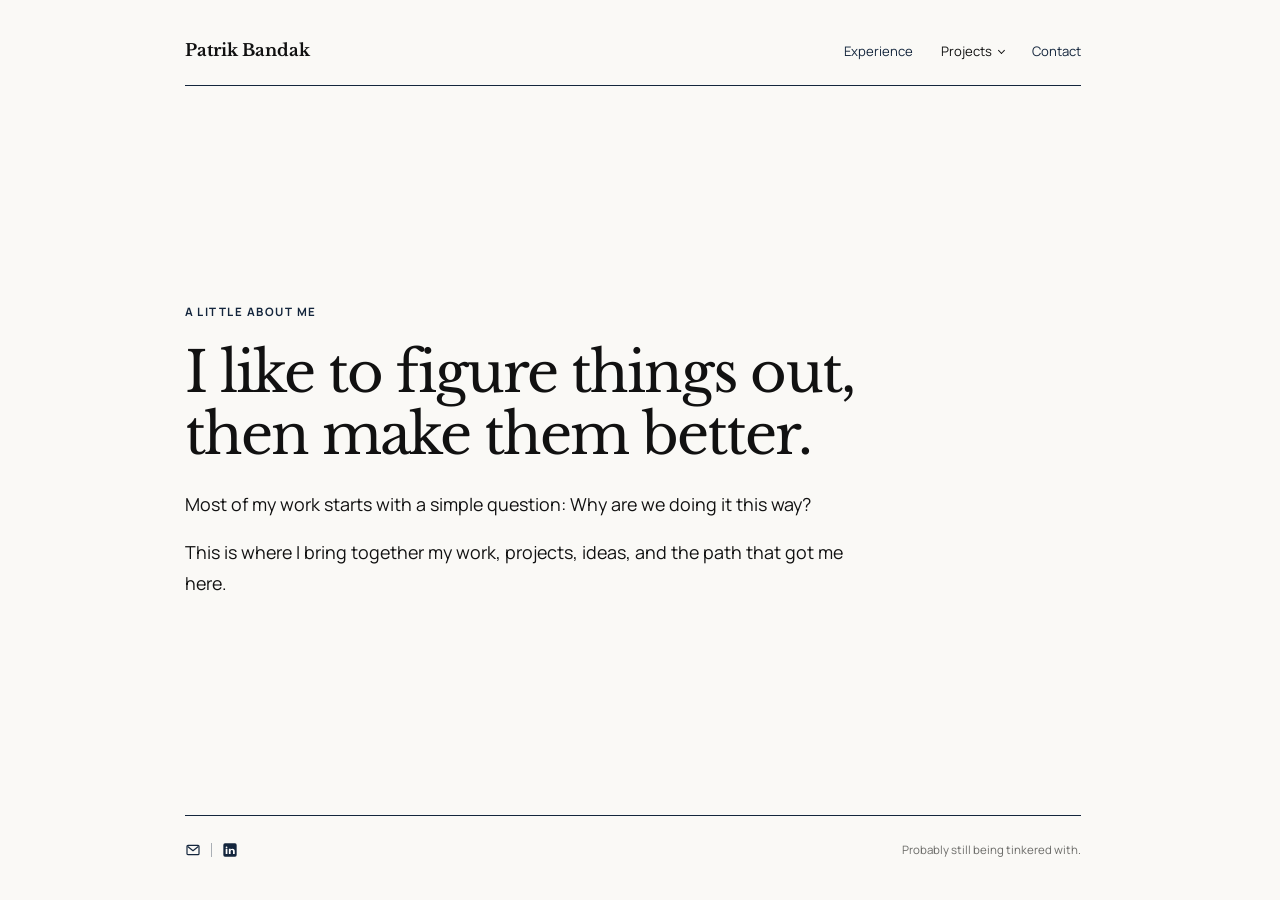
<file: index.html>
<!doctype html>
<html lang="en">

<head>
  <meta charset="utf-8">
  <meta name="viewport" content="width=device-width, initial-scale=1">
  <meta name="description"
    content="Explore Patrik Bandak's work, projects, and ideas across banking, product, technology, and operations, and the experiences that shaped his approach.">
  <meta property="og:title" content="Patrik Bandak">
  <meta property="og:description" content="Work, projects, ideas, and the path that got me here.">
  <meta property="og:type" content="website">
  <meta property="og:url" content="https://patrikbandak.com/">
  <meta property="og:image" content="https://patrikbandak.com/assets/linkedin/social-preview.png">

  <meta property="og:image:alt" content="Patrik Bandak - I like to figure things out, then make them better.">

  <meta name="twitter:card" content="summary_large_image">
  <meta name="theme-color" content="#faf9f6">

  <link rel="icon" type="image/png" href="/assets/favicon/favicon.png">

  <title>Patrik Bandak</title>
  <link rel="preconnect" href="https://fonts.googleapis.com">
  <link rel="preconnect" href="https://fonts.gstatic.com" crossorigin>
  <link
    href="https://fonts.googleapis.com/css2?family=Libre+Baskerville:ital,wght@0,400;0,700;1,400&amp;family=Manrope:wght@400;500;600;700&amp;display=swap"
    rel="stylesheet">
  <link rel="stylesheet" href="/styles.css">
</head>

<body>
  <a class="skip-link" href="#main-content">Skip to content</a>

  <div class="page-shell home-shell">

    <!-- Site Header -->
    <div id="site-header"></div>

    <main id="main-content" class="home-main">
      <section class="home-intro" aria-labelledby="home-title">
        <div class="home-about-discovery">
          <button class="eyebrow home-about-trigger" type="button" aria-expanded="false"
            aria-controls="home-about-invitation">A little about me</button>
          <div id="home-about-invitation" class="home-about-invitation" hidden>
            <button class="eyebrow home-about-open" type="button" aria-expanded="false"
              aria-controls="big-about">A Big About Me</button>
          </div>
        </div>
        <h1 id="home-title">
          <span>I like to figure things out,</span>
          <span>then make them better.</span>
        </h1>
        <p class="intro-copy">
          Most of my work starts with a simple question: Why are we doing it this way?
        </p>
        <p class="intro-copy intro-copy-spaced">
          This is where I bring together my work, projects, ideas, and the path that got me here.
        </p>
      </section>

      <section id="big-about" class="home-about" aria-labelledby="big-about-title" hidden>
        <header class="page-heading about-heading">
          <h2 id="big-about-title" tabindex="-1">How I got here</h2>
        </header>

        <div class="page-body about-page-body">

        <nav class="about-chapter-nav" aria-label="About chapters">
          <a href="#chapter-01" data-about-chapter-link aria-current="location">Relentless Curiosity</a>
          <a href="#chapter-02" data-about-chapter-link>Starting Over</a>
          <a href="#chapter-03" data-about-chapter-link>Learning How to Think</a>
          <a href="#chapter-04" data-about-chapter-link>Systems</a>
          <a href="#chapter-05" data-about-chapter-link>Connecting the Dots</a>
        </nav>

        <article class="about-essay" data-about-accordion>

          <!-- PROLOGUE -->
          <section class="about-prologue about-chapter-copy" aria-labelledby="prologue-title">
            <h3 id="prologue-title" class="visually-hidden">Introduction</h3>

            <p>
              "You're an idiot," he told me.
            </p>

            <p>
              Not exactly the response I expected when I asked an economics professor if I could switch into his class.
            </p>

            <p>
              I was struggling to learn from another professor, and this one's teaching style made more sense to me.
              But he wasn't having it. He told me the professor I was struggling with was the smartest person on
              campus, and if I couldn't learn from him, I needed to change how I learned.
            </p>

            <p>
              I started attending the same macroeconomics lecture twice, taking notes during the first and simply
              listening during the second. I kept attending the other professor's class, too. I learned quite a bit
              of economics that semester.
            </p>

            <p>
              It wasn't the first time I'd responded to a problem by spending an unreasonable amount of time
              trying to understand it.
            </p>
          </section>

          <!-- CHAPTER 01 -->
          <section id="chapter-01" class="about-chapter is-open" data-about-chapter aria-labelledby="chapter-01-title">

            <h3 id="chapter-01-title" class="visually-hidden">
              Relentless Curiosity
            </h3>

            <button class="about-chapter-trigger" type="button" aria-expanded="true" aria-controls="chapter-01-panel"
              aria-label="Chapter One, Relentless Curiosity">
              <span class="about-chapter-meta" aria-hidden="true">
                <span class="about-chapter-label">Chapter One</span>
                <span class="about-chapter-title">
                  Relentless<br>Curiosity
                </span>
              </span>

              <span class="about-chapter-teaser" aria-hidden="true">
                Take it apart. Put it back together.
              </span>

              <span class="about-chapter-chevron" aria-hidden="true">
                <svg viewBox="0 0 20 20">
                  <path d="M4 7.5 10 13l6-5.5" />
                </svg>
              </span>
            </button>

            <div id="chapter-01-panel" class="about-chapter-panel" role="region" aria-labelledby="chapter-01-title">
              <div class="about-chapter-panel-inner">

                <div class="about-chapter-copy">

                  <p>
                    I have been building computers and teaching myself software since I was nine years old. That is an
                    easy way to explain something that has followed me through nearly everything I have done: when I
                    encounter something I do not understand, I tend to take it apart until I do.
                  </p>

                  <p>
                    It started in fifth grade, we had to build an HTML website. I went
                    home, coded the whole thing that night, saved it to a floppy disk, and brought it to school the next
                    day. With mine finished, I spent class helping my friends build theirs so we could move on to other fun things.
                  </p>

                  <p>
                    Computers were social for me, too. I hauled my PC to LAN parties, competed in Counter-Strike
                    leagues, and found an online community of people who rebuilt their machines from the inside out. At
                    twelve I rebuilt my Dell into a Thermaltake case, cut a window into it with a Dremel, and converted
                    an external water-cooling system into an internal one. I was hooked. When I posted the finished build on Twisted
                    Mods it was well-received - most of the people I traded ideas with had no idea they were talking to a kid. It didn't
                    matter. We were curious about the same things, so I belonged.
                  </p>

                  <p>
                    That same impulse led me to Photoshop. I made logos, forum signatures, wallpapers, and anything
                    else that gave me an excuse to learn a new tool, teaching myself one tutorial at a time on
                    photoshoptutorials.com - a relic of a time when websites weren't riddled with ads and people shared
                    content for free.
                  </p>

                  <p>
                    The tools have changed, but that early eye for design has stayed with me, along with the muscle
                    memory for hotkeys, not just Photoshop. I'm drawn to the Vitruvian idea that good design needs
                    strength, utility, and beauty. I want the things I build to work well, hold together, and be a
                    pleasure to use.
                  </p>

                  <p>
                    In high school, computer programming class moved much more slowly than I did. I would finish the
                    assignments,
                    get bored, and start exploring what else I could do on the school network. Eventually I figured out
                    how to send a message to every computer on campus, so naturally I sent everyone an urgent message
                    telling them to shut down their computers immediately. I was banned from using school computers for
                    the rest of the year. I've since found more constructive uses for that curiosity.
                  </p>

                  <p>
                    My curiosity has never been limited to computers and technology. I grew up in a family of athletes
                    and coaches. My dad coached our teams with an intense passion and he pushed each person, meeting
                    them where they were and expecting the best from them, but not treating them like everyone else - he
                    saw the forest and the trees. He researched religiously. Before it was the norm we were all doing
                    plyometrics, speed and endurance training, hand/foot-eye coordination drills, and mastering
                    fundamentals. It was relentless, but never overwhelming.
                  </p>

                  <p>
                    Being the youngest, I got to train with my older siblings and their teams. I ran the same drills
                    and kept up, and at times even excelled beyond those older than me. I loved the challenge. I found
                    my spot playing soccer as a goalkeeper, commanding the field and preparing for the one-on-one
                    pressure when it mattered most. I learned that I think strategically and thrive in the intensity -
                    if I wasn't in the goal, I was playing forward as a striker, always looking to exploit the mistakes
                    of the goalkeeper, which I knew all too well.
                  </p>

                  <p>
                    Eventually I went on to other sports: baseball, water polo, and paintball. I wasn't a fan of
                    baseball - I had too much energy to wait around. Water polo was intense and I was in my element in
                    the water, but I didn't stick with it for reasons I'll share later. My first job, at twelve, was as
                    a paintball referee at our local field, Mr. Paintball. I loved it. I took the players' experience
                    seriously.
                  </p>

                  <p>
                    The most memorable group I had was a group of 20-ish police officers. Imagine a twelve-year-old
                    commanding a bunch of police on the battlefield. I made sure they had fun down to the last drop of
                    paint. I think I made the most money in tips that day.
                  </p>

                </div>

              </div>
            </div>

          </section>


          <!-- CHAPTER 02 -->
          <section id="chapter-02" class="about-chapter" data-about-chapter aria-labelledby="chapter-02-title">

            <h3 id="chapter-02-title" class="visually-hidden">
              Starting Over
            </h3>

            <button class="about-chapter-trigger" type="button" aria-expanded="false" aria-controls="chapter-02-panel"
              aria-label="Chapter Two, Starting Over">
              <span class="about-chapter-meta" aria-hidden="true">
                <span class="about-chapter-label">Chapter Two</span>
                <span class="about-chapter-title">
                  Starting Over
                </span>
              </span>

              <span class="about-chapter-teaser" aria-hidden="true">
                From lemons to lemon trees.
              </span>

              <span class="about-chapter-chevron" aria-hidden="true">
                <svg viewBox="0 0 20 20">
                  <path d="M4 7.5 10 13l6-5.5" />
                </svg>
              </span>
            </button>

            <div id="chapter-02-panel" class="about-chapter-panel" role="region" aria-labelledby="chapter-02-title"
              hidden>
              <div class="about-chapter-panel-inner">

                <div class="about-chapter-copy">

                  <p>
                    Freshman year of high school I started playing water polo, where I met Kevin, a junior. He took me
                    under his wing and was helping me out of my shell. He quickly became a best friend, would pick me up
                    for school and introduce me to new people. Late in the season he passed away in a car accident. I
                    was
                    beyond shattered. I ended my freshman year with a 1.67 GPA.
                  </p>

                  <p>
                    The next year I moved schools to a
                    charter school and stuck to myself. I earned a 4.0 GPA. I never completed a traditional junior year
                    because my family’s life was increasingly divided between the United States, Germany, and Sweden,
                    and I moved to Munich.
                  </p>

                  <p>
                    My first stretch in Germany lasted about six months. I studied German at the Goethe-Institut and
                    attended
                    a German high school before returning to California. Back home I was faced with the challenge of
                    getting my
                    high school diploma. I either had to take two years of high school or pass the GED. I opted for the
                    GED, easy choice.
                  </p>

                  <p>
                    About a year later, I went back to Germany for what was supposed to just be a four-week visit. I was
                    offered a temporary position at a Montessori school for a couple of weeks - it went really well, and
                    they asked me to stay for the rest of the school year. I thought, “Why not?” I spent six months in
                    Munich working with the students and helping teach English, then returned to the United States at
                    eighteen.
                  </p>

                  <p class="translation-source">
                    The kids probably taught me more German than I taught them English.
                    It’s hard not to learn when you have twenty-five children talking
                    to you and asking, <span lang="de">“Kannst du mir mit meinen Schuhen
                      helfen?” oder “Bist du der Schiedsrichter oder der Torwart?”
                      Natürlich war ich immer der Torwart.</span>
                  </p>

                  <details class="about-translation">
                    <summary class="about-translation-toggle">
                      <span class="translation-label-open">Translate</span>
                      <span class="translation-label-close">Hide translation</span>

                      <svg viewBox="0 0 20 20" aria-hidden="true">
                        <path d="M4 7.5 10 13l6-5.5" />
                      </svg>
                    </summary>

                    <div class="about-translation-panel" lang="en">
                      <p>
                        “Can you help me with my shoes?” or
                        “Are you the referee or the goalkeeper?”
                        Naturally, I was always the goalkeeper.
                      </p>
                    </div>
                  </details>

                  <p>
                    I rebuilt and reorganized myself many times and in many places in those years. Schools changed,
                    countries changed, languages changed, and the people around me changed. Starting over stopped
                    feeling so dramatic because I had done it enough times to know that the uncomfortable part
                    eventually passes. I learned to meet the situation and make the best of it, find the silver lining
                    and hold onto it. I learned to pay attention, figure out the environment I had walked into, and find
                    a way to learn and thrive.
                  </p>

                  <p>
                    Every single day became a new opportunity to make my future. I figured out that I could only control
                    myself and how I think and what I do. So I started making my own path, and trusting it.
                  </p>

                </div>

              </div>
            </div>

          </section>


          <!-- CHAPTER 03 -->
          <section id="chapter-03" class="about-chapter" data-about-chapter aria-labelledby="chapter-03-title">

            <h3 id="chapter-03-title" class="visually-hidden">
              Learning How to Think
            </h3>

            <button class="about-chapter-trigger" type="button" aria-expanded="false" aria-controls="chapter-03-panel"
              aria-label="Chapter Three, Learning How to Think">
              <span class="about-chapter-meta" aria-hidden="true">
                <span class="about-chapter-label">Chapter Three</span>
                <span class="about-chapter-title">
                  Learning<br>How to Think
                </span>
              </span>

              <span class="about-chapter-teaser" aria-hidden="true">
                The alternative is unconsciousness.
              </span>

              <span class="about-chapter-chevron" aria-hidden="true">
                <svg viewBox="0 0 20 20">
                  <path d="M4 7.5 10 13l6-5.5" />
                </svg>
              </span>
            </button>

            <div id="chapter-03-panel" class="about-chapter-panel" role="region" aria-labelledby="chapter-03-title"
              hidden>
              <div class="about-chapter-panel-inner">

                <div class="about-chapter-copy">

                  <p>
                    Back in California, I sold shoes at Robert Wayne, worked as a valet at a casino, and eventually at a
                    resort in Coronado. From there, I found my way into banking as a part-time teller. I showed up in a
                    collection of TJ Maxx specials that were far too large for me, but I was eager to get started. Three
                    months later, I moved to full-time, and nine months after that I was splitting my time between the
                    teller line and personal banking.
                  </p>

                  <p>
                    Working at a five-star resort had taught me what exceptional service actually looked like. It wasn't
                    necessarily about grand gestures. Often, it was the smallest details that made someone feel
                    genuinely taken care of. At the bank, I started noticing how much of the customer experience came
                    down to those same small, repeatable behaviors. I brought what I'd learned into the branch, and
                    within a relatively short period helped improve our professional-treatment score from 70% to
                    96%.
                  </p>

                  <p>On paper, selling shoes, parking cars, and working behind a teller window had little in common. But
                    each taught me something about people, how to anticipate their needs, and how much the little things
                    matter. I discovered that I genuinely enjoyed being responsible for someone else's experience.

                  </p>


                  <p>
                    In 2009, I started community college, which took those instincts in several directions.
                    An English course with Professor Jendian introduced me to Aristotle, and I became
                    fascinated by rhetorical analysis and the way he connected persuasion, character,
                    logic, and judgment. I read my way from the <em>Rhetoric</em> and the <em>Poetics</em>
                    into the <em>Nicomachean Ethics</em>, then on to Marcus Aurelius and Plato.
                  </p>

                  <p>
                    What I still find fascinating is how much of modern self-help is built upon ideas
                    these thinkers were exploring thousands of years ago. In the <em>Nicomachean Ethics</em>,
                    Aristotle explored a deceptively simple question: why do we pursue the things we pursue?
                    We work to earn money. Why? To afford a home, provide for our families, and build some
                    security. But why do we want those things? Keep asking <em>why</em>, and eventually
                    you arrive at something we pursue not as a means to something else, but for its own sake.
                  </p>

                  <p>
                    As Aristotle put it, "Happiness, then, is something final and self-sufficient,
                    and is the end of action."
                  </p>

                  <p>
                    He called this ultimate good <em>eudaimonia</em>, often translated as "happiness,"
                    though "flourishing" is closer to its meaning. It wasn't simply about feeling happy,
                    but about living well: cultivating virtue, exercising good judgment, and making
                    something meaningful of the life we're given. Character, discipline, self-awareness,
                    and the pursuit of a good life were hardly new discoveries. Much of what fills
                    today's self-help shelves is ancient philosophy with a fresh cover.
                  </p>

                  <p>
                    I was fortunate to have time on my side to learn these kinds of things, so I followed
                    my curiosity wherever it took me. I studied history, business law, German, marine
                    biology, history of the Middle East, Arabic, strength and conditioning, and whatever
                    else caught my interest. Along the way, I met some wonderful professors and developed
                    a much broader interest in how people reason, communicate, and make decisions.
                    I eventually earned my associate degree in German.
                  </p>

                  <p>
                    In 2013, I transferred to Saint Mary's College of California, where I met professors
                    who changed the way I thought about learning itself. Two professors called me a
                    "philosopher king," which I enjoyed considerably more than being called an idiot.
                  </p>

                  <p>
                    In group discussions, I often ended up getting things moving, asking questions,
                    keeping us on track, and bringing quieter students into the conversation. I enjoyed
                    working through difficult questions and being challenged. I became particularly
                    attentive to students whose expressions suggested they had something to contribute
                    but were hesitant to speak. Often they were the ones who offered an insight the
                    rest of us had needed to hear.
                  </p>

                  <p>
                    My marketing professor, Kolhede, encouraged me to become a tutor. For my
                    two years at Saint Mary's, I was the only tutor dedicated to business administration
                    and finance, sometimes helping students through courses I was still taking myself.
                  </p>

                  <p>
                    Teaching changed the way I understood learning. It wasn't enough to know an answer
                    myself. I had to understand an idea well enough to recognize where someone else was
                    getting lost, approach it from their perspective, and explain it in a way that made
                    sense to them. If I could help someone else use an idea, I knew I understood it.
                  </p>

                  <p>
                    Of course, being a tutor didn't mean I found every class easy. I was learning to adjust to the
                    person in front of me, whether I was the one explaining or the one trying to understand.
                  </p>

                  <p>
                    Some of the most important parts of college happened well outside the classroom.
                    I worked as the graphic designer for the Intercultural Center, creating materials
                    for student programs across campus. The design work was my jam, but the real reward
                    was becoming part of a community that brought together students from different
                    cultures, backgrounds, and experiences. I made friendships and discovered perspectives
                    I might never otherwise have encountered.
                  </p>

                  <p>
                    During the Middle Eastern Club's first year, I served as controller and helped
                    organize Arabian Nights, our contribution to the school's Cultural Night events.
                    Each cultural club hosted its own evening, and these were substantial productions,
                    often drawing more than a hundred people. I helped with the planning, designed
                    the promotional materials, worked on audio and lighting, and somehow ended up
                    dancing in the performance too. Arabian Nights won Student Program of the Year.
                  </p>

                  <p>
                    I loved being involved in all of it. There was a little bit of finance, design,
                    event production, and plenty of improvisation. I never gave much thought to whether
                    those responsibilities belonged together. There was something we wanted to create,
                    and I enjoyed doing whatever I could to help make it happen.
                  </p>

                  <p>
                    Near the end of college, an internship took me to Abu Dhabi, where the work was
                    much closer to private equity and business development than traditional banking.
                    I helped with the launches of Jalboot, a private ferry and water-taxi service,
                    and a commercial laundry facility. I also conducted due diligence on a medical
                    practice we were considering acquiring, though we ultimately decided against
                    the investment.
                  </p>

                  <p>
                    Moving between cultures had long been part of my life, but Abu Dhabi offered an
                    entirely different perspective. During my internship, I also took a finite
                    mathematics course at the American University of Sharjah. I remember how effortlessly
                    the professor made the material understandable. The subject wasn't necessarily easy;
                    he was simply an exceptional teacher. He had a way of explaining concepts that made
                    everything click, and I genuinely looked forward to his classes.
                  </p>

                  <p>
                    Between the people I worked with, the classroom in Sharjah, and everyday life
                    in the Emirates, I was constantly encountering different ways of thinking, learning,
                    and approaching problems. I loved it. I've always found that the more varied the
                    people and perspectives around me, the more interesting life becomes.
                  </p>


                </div>

              </div>
            </div>

          </section>


          <!-- CHAPTER 04 -->
          <section id="chapter-04" class="about-chapter" data-about-chapter aria-labelledby="chapter-04-title">

            <h3 id="chapter-04-title" class="visually-hidden">
              Systems
            </h3>

            <button class="about-chapter-trigger" type="button" aria-expanded="false" aria-controls="chapter-04-panel"
              aria-label="Chapter Four, Systems">
              <span class="about-chapter-meta" aria-hidden="true">
                <span class="about-chapter-label">Chapter Four</span>
                <span class="about-chapter-title">
                  Systems
                </span>
              </span>

              <span class="about-chapter-teaser" aria-hidden="true">
                Discovering where my brain works best.
              </span>

              <span class="about-chapter-chevron" aria-hidden="true">
                <svg viewBox="0 0 20 20">
                  <path d="M4 7.5 10 13l6-5.5" />
                </svg>
              </span>
            </button>

            <div id="chapter-04-panel" class="about-chapter-panel" role="region" aria-labelledby="chapter-04-title"
              hidden>
              <div class="about-chapter-panel-inner">

                <div class="about-chapter-copy">


                  <p>
                    I resigned from JPMorgan Chase as a Business Relationship Manager in 2021 after being burnt out from
                    working relentlessly on the Paycheck Protection Program. If you were in banking during the pandemic,
                    you are all too familiar with this program and probably shudder when you hear it spoken of. I felt a
                    devotion to my community to work hard through it, but it took a toll on me mentally and physically.
                    I graciously stepped down to the unknown, no plan, just rest. 8 months later I worked for a Private
                    Equity firm, Vector Solutions, who acquired businesses and turned them into products under their
                    umbrella - I was laid off in under a year. My life was shifting in many ways. I was reeling from the
                    end of an eight-year relationship, I was laid off and feeling deflated, and it seemed I had nowhere
                    to turn. I decided to do drastic things.
                  </p>

                  <p>
                    I spent the next two years focusing on my well-being. Relentless accountability, relentless honesty,
                    and relentless work on myself. It wasn't linear, that's for sure. It was one of the toughest times
                    of my life - lost, tired, defeated - but relentless. Then things started to click, but not in any
                    glamorous way. I took a job at a coffee roaster as a warehouse associate. I packaged coffee beans
                    alongside three other guys. The four of us were at the heart of five locations and a huge amount of
                    online sales. I thrived. I sped things up. I was a machine. I saw and improved the inefficiencies
                    down to the second. I recognized quickly that this is what my brain was meant to do - not packaging
                    coffee, but improving systems.
                  </p>

                  <p>
                    I ended up moving too far away from the roaster, so I left. I decided to work the third shift at a
                    grocery store distribution center that was down the street from where I was living. 10-14 hours,
                    usually from 8 PM to 8 AM. I lifted about 10,000 pounds a day. You didn't stop until the shipments
                    were complete. It was brutal. The efficiency was a marvel. I zipped around the warehouse on an
                    electric pallet jack. It was pretty fun. The headset would tell me exactly where to go, always
                    starting at the pallet stack. It would tell me which aisle to start at and when there I'd say
                    "ready". It would reply "58, stack 10" and I'd grab 10 stacks of strawberries, then say "ready" to
                    move on to the next pick. The routes were calculated to the second. If you beat the time, you got
                    paid a bonus. If you were behind, well, you didn't want to be behind. This place was buzzing 24/7.
                    It never stopped. I was amazed. That's where I learned how my brain was wired and where it thrived.
                    But let's take a step back.
                  </p>

                  <h4>The Journey</h4>

                  <p>
                    After college I joined Bank of America as a personal banker at 50 California Street in San
                    Francisco’s Financial District, and I loved that environment. I finished at more than 200% of target
                    in some categories, and within nine months I was promoted to Small Business Banker, skipping the
                    consultant role in between. My territory covered five branches in the district, with a home base at
                    Market and New Montgomery, the West Coast flagship.
                  </p>

                  <p>
                    The role also changed how I thought about performance. I coached three Small Business Consultants
                    and roughly fifteen personal bankers. I wrote calling scripts, ran role-play sessions, helped people
                    prepare for conversations, and made myself available when someone needed help getting a client
                    across the finish line. I was still responsible for my own number, and I wanted to crush it, but I
                    began to understand that the more interesting problem was not how to perform well myself. It was how
                    to create the conditions for other people to perform well: clear expectations, useful practice,
                    timely feedback, real support, and enough trust to let someone improve. I also learned where to
                    place my time, my most valuable resource - I needed to get a return on my investment, so I expected
                    people to show up if I showed up for them.
                  </p>

                  <p>
                    In 2018 I moved to Chase as a Business Relationship Manager, at a time when San Francisco felt
                    particularly electric. The Warriors had won multiple championships and Chase Center was taking shape
                    in Mission Bay. My portfolio was about a hundred businesses with $3 million to $20 million in
                    revenue. I was their primary advisor on deposits, lending, and treasury, which meant plenty of
                    conversations with owners about cash flow and working capital. Just as often I was working with
                    treasury specialists, credit, and operations to structure solutions that fit each business, then
                    making sure onboarding and implementation went smoothly.
                  </p>

                  <p>
                    In December 2019 I transferred with Chase to San Diego and took a long-planned three-week trip
                    through the Philippines. I got back just before the pandemic changed everything. When PPP arrived I
                    threw myself into it. I learned the underwriting requirements, governance, and processes as fast as
                    I could and then pushed to move requests through accurately. For stretches of time I was working
                    sixteen-hour days, because businesses were waiting for money they needed and I felt a responsibility
                    to move quickly without cutting corners. Eventually the pace caught up with me, and I burned out.
                  </p>

                  <p>
                    That brings us back to where we left off. I was still working nights at the distribution center when
                    my aunt reached out and said she needed help. She was moving back to the house my family lived in
                    when they immigrated to the States, in Delaware. She asked if I wanted to move out there to help her
                    out and try out the East Coast. I thought, why not? I sold most everything, shipped a couple of
                    boxes, and packed a few suitcases. I moved out of the room I was renting in Sacramento, stayed a
                    couple of nights with a friend in San Francisco, then flew to Philadelphia. My idea was to go back
                    to school. I felt that I needed to study something again and feel that sense of enlightenment and
                    invigoration. It was October. I was planning for spring. So I needed a job. I went to Home Depot. I
                    had a blast. I was the supervisor for the front end, the cashiers and self-checkout. Basically back
                    to running a teller line but in a more rugged setting. I loved it. It reminded me of growing up in
                    the warehouses. I got to interact with hard-working people and learn about their projects, which
                    helped me to fix little things here and there at my aunt's house. All the while I was planning my
                    return to school. What would I study?
                  </p>

                  <p>
                    My answer was science. I knew my brain thrived in systems and I desired to learn systems that
                    weren't built on human objects such as money or machines. I wanted to learn what we could not alter,
                    the building blocks of our world. I was always curious about anatomy, physiology, movement, and what
                    the human body is capable of, so physical therapy seemed like a natural direction. It would have
                    meant roughly five years of school, but I figured I could start with the general science
                    requirements and see where they led me.
                  </p>

                  <p>
                    Just as spring was approaching, I met my wife, an acupuncturist. When she heard about the five-year
                    physical-therapy plan, she suggested a more immediate experiment: get a massage-therapy license. She
                    brought up good points. I would have a license that would allow me to get hands-on experience and
                    education in a fraction of the time - and I wouldn't have to deal with insurance. I spent the next
                    ten months doing exactly that, and it was a perfect fit. I studied everything the program required
                    and got a great deal of hands-on experience along the way. I threw myself into the material, but
                    this time the system was the human body.
                  </p>

                  <p>
                    Not too long after I finished the program and was getting my client base started, the election
                    changed my outlook. I expected a more favorable environment for banks and a tougher one for small
                    businesses. I was concerned about rising costs and how much room households would have for
                    services like massage therapy. I liked the work, but I didn't like the odds of building a new
                    practice in that environment.
                  </p>

                  <p>
                    I knew I had to tap into stability, and gratefully I had the experience to jump back in. Banking had
                    that stability, but I had no interest in returning to what I'd done before. I wanted to get behind
                    the scenes, into the operations, systems, and technology that made everything work. The health
                    insurance didn't hurt, either.
                  </p>

                  <p>
                    I still put my massage therapy license to use, joining my wife as a practitioner for workshops.
                  </p>

                  <h4>Arriving</h4>

                  <p>
                    When it became clear I needed another pivot, I returned to banking strategically. At Bank of America
                    and Chase I had always enjoyed working with the treasury specialists because they worked where
                    clients, products, operations, and technology met. When Customers Bank opened a position in treasury
                    operations, I went for it, and in many ways I started my career over again. I had years of banking
                    experience, but I was stepping into a part of the business I did not yet understand deeply, and I
                    was in a hurry to close that gap. I wanted exposure. I wanted difficult work and the responsibility
                    that came with it. I wanted to understand how everything connected, and I wanted to become genuinely
                    good at it.
                  </p>

                  <p>
                    I asked questions constantly. I volunteered for work I did not entirely know how to do yet, and I
                    found people who understood parts of the business better than I did and asked them to teach me. I
                    also sought mentorship from senior leaders I respected. The best of those conversations were not
                    comfortable in the flattering sense. They exposed weaknesses I had not fully seen, helped me
                    recognize strengths I sometimes took for granted, and gave me larger problems to think about than
                    the ones immediately in front of me. As the problems got larger, so did my curiosity about the
                    systems that produced them.
                  </p>

                  <p>
                    I started building operational platforms to solve problems I'd spent years working around. Processes
                    moved between people, tools, and systems that didn't always work well together. Having worked on
                    both the client-facing and operational sides of banking, I could see where things broke down. I
                    began mapping workflows, finding inefficiencies, and building tools to connect the pieces.
                    Individual automations grew into connected workflows, and eventually platforms that brought
                    everything together. Processes that once took hours could now happen in seconds. The goal wasn't
                    simply to automate work. It was to improve how the operation functioned.
                  </p>

                  <p>
                    AI fundamentally changed how quickly I could learn the technology needed to make that happen. A
                    colleague introduced me to Codex. He'll tell you he barely showed me anything, but he sparked the
                    fire. I started experimenting, building small tools, and asking a ridiculous number of questions. AI
                    became a tutor, helping me understand unfamiliar technologies, work through architecture, and learn
                    how different systems communicated. I wasn't interested in blindly accepting what it produced. I
                    wanted to understand the logic, challenge the answers, and eventually know enough to build and
                    modify things myself. Inside a bank, getting something to work is only part of the challenge. It
                    needs to operate within the existing environment, respect security and governance requirements, and
                    be something other people can maintain. AI helped me learn faster, but understanding the business,
                    designing the workflows, and making those decisions remained my responsibility.
                  </p>

                  <p>
                    I got impatient waiting for a Salesforce workflow change to move through the development queue.
                    I started looking for what I could build with the tools and access I already had. I designed
                    the operational flow myself, using Power Automate to move work into trackers I
                    built in SharePoint Lists, with Power BI dashboards updating automatically on top of them. I built
                    the first version over a weekend, having essentially no experience with any of those tools
                    beforehand. After enough projects like that, the question stopped being whether I already knew a
                    particular piece of software. Give me the problem, the constraints, and the systems available, and I
                    can learn the rest.
                  </p>

                  <p>
                    The more I built, the more aware I became of what I still didn't understand. Working inside a bank
                    gave me access to powerful enterprise systems, but not necessarily to the infrastructure behind
                    them. I didn't want limited access to become limited understanding, so I started building my own
                    projects outside of work. They became laboratories where I could experiment with APIs, databases,
                    data models, authentication, external services, and deployment. I could make mistakes, break things,
                    and understand why they broke without putting anything important at risk. I wasn't trying to become
                    an expert in every technical discipline. I wanted to recognize tradeoffs and have meaningful
                    conversations with the engineers, architects, security teams, and product leaders who specialize in
                    those areas. When someone I respect exposes a gap in how I think, I tend to go build something that
                    forces me to understand it.
                  </p>


                </div>

              </div>
            </div>

          </section>


          <!-- CHAPTER 05 -->
          <section id="chapter-05" class="about-chapter" data-about-chapter aria-labelledby="chapter-05-title">

            <h3 id="chapter-05-title" class="visually-hidden">
              Connecting the Dots
            </h3>

            <button class="about-chapter-trigger" type="button" aria-expanded="false" aria-controls="chapter-05-panel"
              aria-label="Chapter Five, Connecting the Dots">
              <span class="about-chapter-meta" aria-hidden="true">
                <span class="about-chapter-label">Chapter Five</span>
                <span class="about-chapter-title">
                  Connecting<br>the Dots
                </span>
              </span>

              <span class="about-chapter-teaser" aria-hidden="true">
                Hindsight brings clarity.
              </span>

              <span class="about-chapter-chevron" aria-hidden="true">
                <svg viewBox="0 0 20 20">
                  <path d="M4 7.5 10 13l6-5.5" />
                </svg>
              </span>
            </button>

            <div id="chapter-05-panel" class="about-chapter-panel" role="region" aria-labelledby="chapter-05-title"
              hidden>
              <div class="about-chapter-panel-inner">

                <div class="about-chapter-copy">



                  <p>
                    Today my work reaches well beyond treasury operations, into product,
                    technology, transformation, automation, and AI. I lead complex commercial
                    banking implementations, take on product ownership responsibilities, and
                    work through the business and technical requirements that come with
                    bringing new capabilities to clients. That includes work involving
                    <a href="https://fispan.com/customers-bank-connect/" target="_blank"
                      rel="noopener noreferrer">FISPAN</a>,
                    which connects business accounting systems directly to the bank, and
                    <a href="https://cashfac.com/resource/news-blog/customers-bank-launches-self-service-escrow-solution/"
                      target="_blank" rel="noopener noreferrer">Cashfac</a>,
                    which supports specialized escrow and account management capabilities.
                    Delivering these products involves much more than technology. It requires
                    understanding how the business operates, how people and systems interact,
                    and what needs to change for a new capability to work in practice.
                  </p>

                  <p>
                    I've become increasingly interested in challenging how things are done,
                    rather than simply improving the processes already in place. There's
                    little value in automating a process that shouldn't exist in its current
                    form. I've built common operating models across treasury products,
                    developed applications, and created operational platforms that connect
                    people, processes, and technology. But before building anything, I want
                    to understand what we're actually trying to accomplish, why things work
                    the way they do, and whether there's a better approach altogether.
                  </p>

                  <p>
                    I've heard strategy compared to building with LEGO. It's a useful
                    analogy, but I think it oversimplifies things. LEGO assumes you have
                    neatly manufactured pieces designed to fit together. K'NEX gives you
                    more flexibility, but you're still working with predefined components
                    and connections. Real businesses are far messier. Systems weren't
                    necessarily designed to work together, resources are limited,
                    priorities compete, and you can't always stop the operation while
                    you rebuild it. Sometimes the pieces you need don't exist, and you
                    have to make them yourself. Sometimes you have to rethink the entire
                    design. And sometimes the right decision is not to build anything
                    at all. To me, strategy is understanding what you're trying to
                    accomplish, questioning assumptions, recognizing constraints, and
                    making informed choices about how to get there. Transformation is
                    taking that thinking and making it work in practice.
                  </p>

                  <p>
                    That same approach has led me into broader AI initiatives, including
                    work connected to
                    <a href="https://www.customersbank.com/investor-relations/press-releases/press-release/Customers-Bank-Announces-Strategic-Collaboration-with-OpenAI-to-Redefine-the-Commercial-Banking-Operating-Model-1778/"
                      target="_blank" rel="noopener noreferrer">Customers Bank's strategic collaboration with
                      OpenAI</a>.
                    My focus is on identifying practical opportunities, understanding the
                    business problems behind them, and developing solutions that can move
                    beyond prototypes into reliable capabilities. Some of the most
                    interesting work begins with a relatively simple request that turns
                    out to involve competing priorities, disconnected systems, and
                    requirements that aren't obvious until you start asking questions.
                    I enjoy working through that complexity and bringing people together
                    to make sense of it.
                  </p>

                  <p>
                    AI has made this work considerably more powerful, but it has also
                    made judgment more important. I'm interested in what AI can do, and
                    just as interested in whether it should be doing it. Before building
                    anything, I want to understand the existing process, the information
                    it depends on, the risks, and what success would actually look like.
                    Sometimes AI is the right answer. Sometimes a straightforward
                    automation or a better process will do the job more reliably.
                  </p>

                  <p>
                    When AI does belong in the solution, the model is only one part of
                    the product. I think about where its information comes from, what
                    should be handled by deterministic logic, where human review is
                    necessary, and what happens when it gets something wrong. In banking,
                    these aren't theoretical questions. Permissions, data handling,
                    testing, auditability, and accountability all matter. Getting
                    something to work is one thing. Making it safe and dependable enough
                    for other people to use is another.
                  </p>

                  <p>
                    One principle I keep coming back to is information entropy. Every
                    time important information gets copied into another document,
                    repository, or system, there's a chance it will drift away from
                    the original. Eventually nobody knows which version to trust.
                    I would rather design systems that retrieve information from
                    authoritative sources, preserve clear ownership, and remain useful
                    as the business changes. This is why I don't see governance as
                    something that comes after innovation. Good governance is architecture.
                    It allows useful ideas to move beyond demonstrations into products
                    people can actually depend on.
                  </p>

                  <p>
                    I've also learned that organizations tend to scrutinize the risks
                    of changing something more closely than the risks of leaving it
                    alone. Familiar processes can feel safe simply because everyone
                    has grown accustomed to their shortcomings. But maintaining the
                    status quo is still a decision, and it carries risks of its own.
                    That doesn't mean every new idea is worth pursuing or that change
                    should happen without careful consideration. It means evaluating
                    both sides of the decision. What could go wrong if we change
                    something, and what happens if we don't? I think good strategy
                    requires the willingness to ask both questions.
                  </p>

                  <p>
                    There's another part of my experience that I consider just as
                    important as the technical knowledge I've developed. I've spent
                    years working with people from all walks of life. I've presented
                    to princes, refereed police officers, advised business owners,
                    coached bankers, worked alongside warehouse crews, helped customers
                    at Home Depot, and practiced massage therapy. Each experience taught
                    me something different about people, what motivates them, what
                    frustrates them, and how differently we can experience the same
                    situation. I've developed a great deal of empathy along the way,
                    and learned that understanding someone's perspective often reveals
                    things that no process map or technical diagram ever could.
                  </p>

                  <p>
                    That perspective shapes how I work today. Much of my role happens
                    between disciplines, where people see different parts of the same
                    problem and bring different priorities, concerns, and expertise
                    to the table. My job isn't simply to connect those perspectives
                    or come up with the cleverest technical solution. It's to listen,
                    challenge assumptions, recognize what matters to each person, and
                    help everyone work toward something better. A system can be
                    technically sound and still fail if it doesn't account for the
                    people expected to use it. Understanding the technology is
                    important, but understanding people is what makes it useful.
                  </p>

                  <p>
                    I'm also finding that some of the most rewarding results aren't
                    things I build myself. A colleague introduced me to Codex and
                    opened up an entirely new way of learning. I've since helped
                    another colleague get started with AI and Power Automate, and
                    he's gone on to build some seriously impressive tools of his
                    own. I enjoy seeing people discover what they're capable of
                    when they have the right tools, encouragement, and room to
                    experiment. It's the same lesson I started learning years ago
                    while coaching bankers in San Francisco. Helping other people
                    become better at their work can have a much bigger impact than
                    doing everything yourself.
                  </p>

                  <p>
                    The more I think about the work I do today, the harder it becomes
                    to separate it from everything that came before.
                  </p>

                  <p>
                    Steve Jobs once said, “You can’t connect the dots looking forward;
                    you can only connect them looking backwards.” In his Stanford
                    commencement address, he described taking a calligraphy class
                    simply because it fascinated him. There was no practical reason
                    for it, no career plan, and certainly no expectation that it would
                    matter years later. But when he was developing the Macintosh,
                    that experience helped shape its typography. Something he'd
                    learned purely out of curiosity became part of something
                    extraordinary.
                  </p>

                  <p>
                    I've thought about that quote a lot because I recognize so much
                    of my own life in it. Computers and paintball, Munich and Aristotle,
                    banking and massage school, coffee beans and warehouse shifts,
                    treasury and AI. Some of those experiences were deliberate choices
                    driven by curiosity. Others came from difficult circumstances,
                    unexpected opportunities, or simply needing to find another way
                    forward. At the time, they often felt like entirely separate
                    chapters of my life. I certainly wasn't following some carefully
                    constructed plan to end up where I am today.
                  </p>

                  <p>
                    But each experience gave me something I didn't have before.
                    Taking things apart taught me to experiment and question how
                    they worked. Banking taught me to understand businesses and
                    the people running them. The warehouses revealed how naturally
                    my brain recognized systems and inefficiencies. Studying the
                    human body showed me an entirely different kind of complexity.
                    And working with people from vastly different backgrounds taught
                    me that understanding a problem means understanding the people
                    experiencing it, too.
                  </p>

                  <p>
                    I couldn't have predicted how any of those experiences would
                    come together. I didn't even recognize some of the lessons while
                    I was learning them. What I see now is that my interests, detours,
                    successes, and failures weren't as disconnected as they seemed.
                    They gradually shaped how I think, the questions I ask, the
                    people I learn from, and how I approach problems. No single
                    experience could have taught me all of that.
                  </p>

                  <p>
                    Aristotle's idea of <em>eudaimonia</em> became less abstract
                    after I worked myself into exhaustion during PPP. His account
                    of virtue as a balance between extremes gave me a way to
                    understand what had happened: my dedication had lost its balance.
                    Living well meant paying attention to what the work was costing me, too.
                    The best teams I've worked with have shown me that high
                    expectations and genuine support don't have to compete.
                    They make each other stronger.
                  </p>

                  <p>
                    I know the kind of work I want to keep doing. I want to build
                    and run businesses, products, systems, and teams that work well,
                    where people are challenged and supported, and where technology
                    makes them more capable without replacing their judgment.
                    I want to be the person people count on when something is
                    complicated, stuck, or simply not working as well as it could.
                    I've done that inside banks, in new ventures, and through my
                    own projects. I'd like to do more of it for other businesses,
                    whether that means building something of my own or helping
                    run something bigger.
                  </p>

                  <p>
                    The dots haven't led me to a destination. They've shaped my perspective.
                  </p>

                </div>

              </div>
            </div>

          </section>

        </article>

      </div>
      </section>
    </main>

    <!-- Site Footer -->
    <div id="site-footer"></div>
  </div>

  <!-- Shared site components -->
  <script src="/js/components.js"></script>
  <script src="/js/home-about.js"></script>
  <script src="/js/about.js"></script>

</body>

</html>
</file>
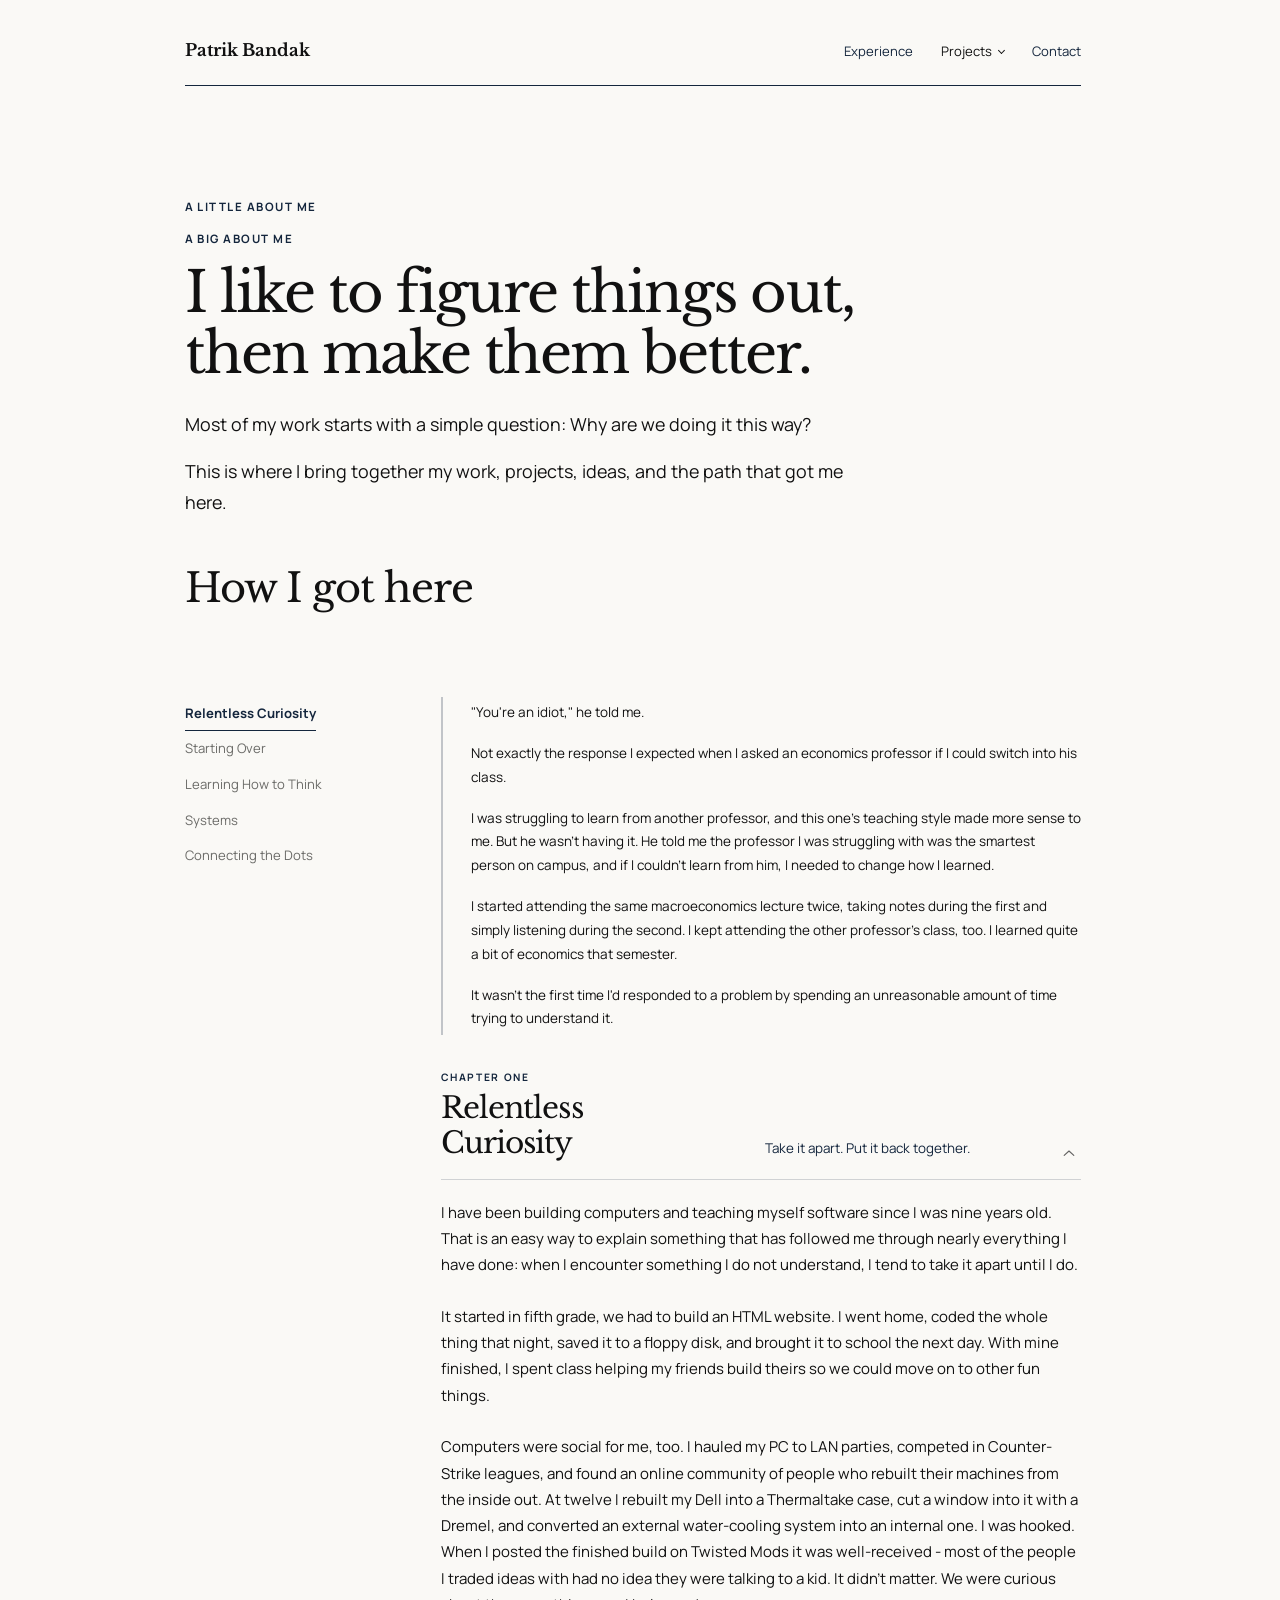
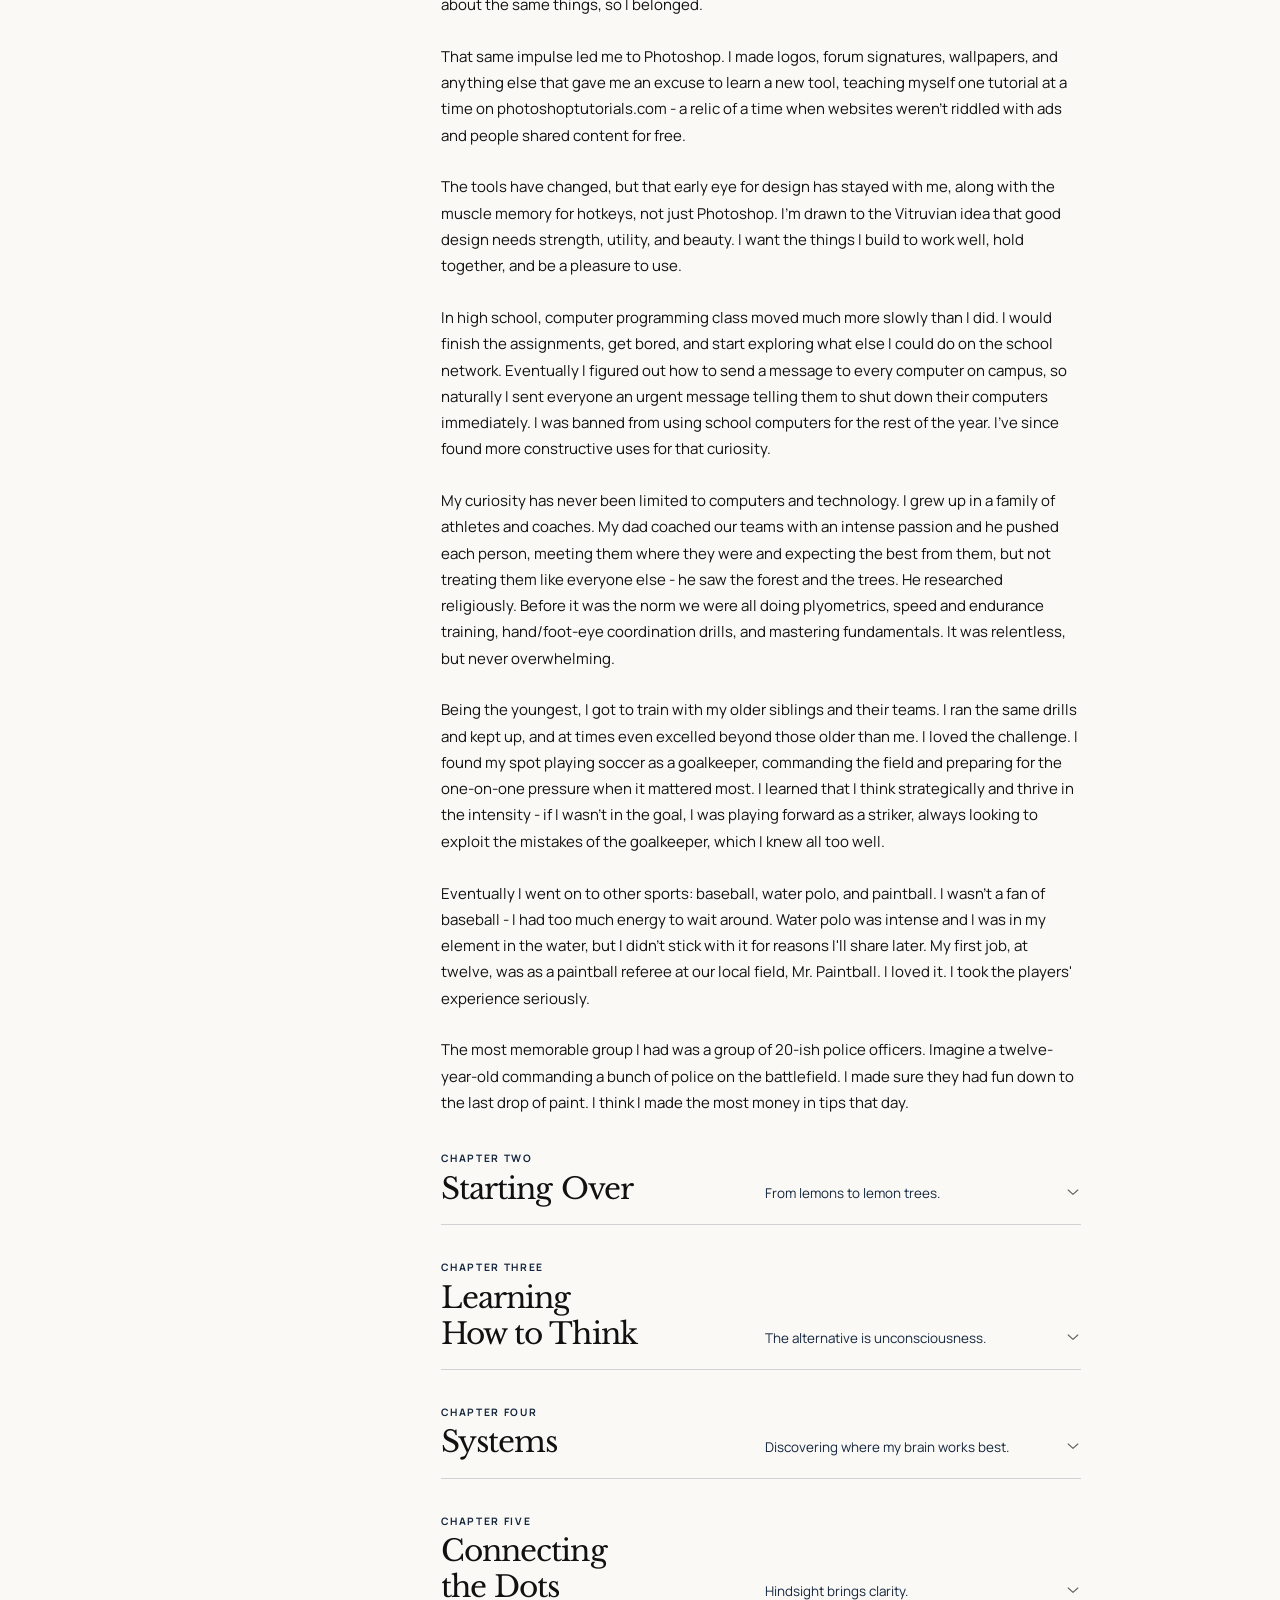
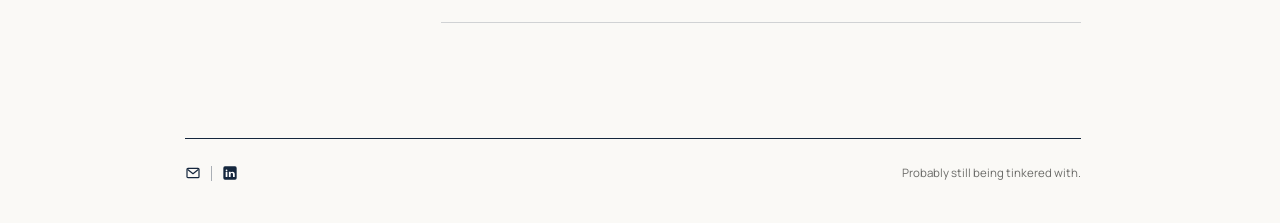
<file: about/index.html>
<!doctype html>
<html lang="en">
<head>
  <meta charset="utf-8">
  <meta name="viewport" content="width=device-width, initial-scale=1">
  <meta http-equiv="refresh" content="0; url=/#big-about">
  <link rel="canonical" href="https://patrikbandak.com/">
  <title>About | Patrik Bandak</title>
  <script>window.location.replace("/" + window.location.search + (window.location.hash || "#big-about"));</script>
</head>
<body>
  <p><a href="/#big-about">Read about Patrik Bandak on the home page.</a></p>
</body>
</html>
</file>
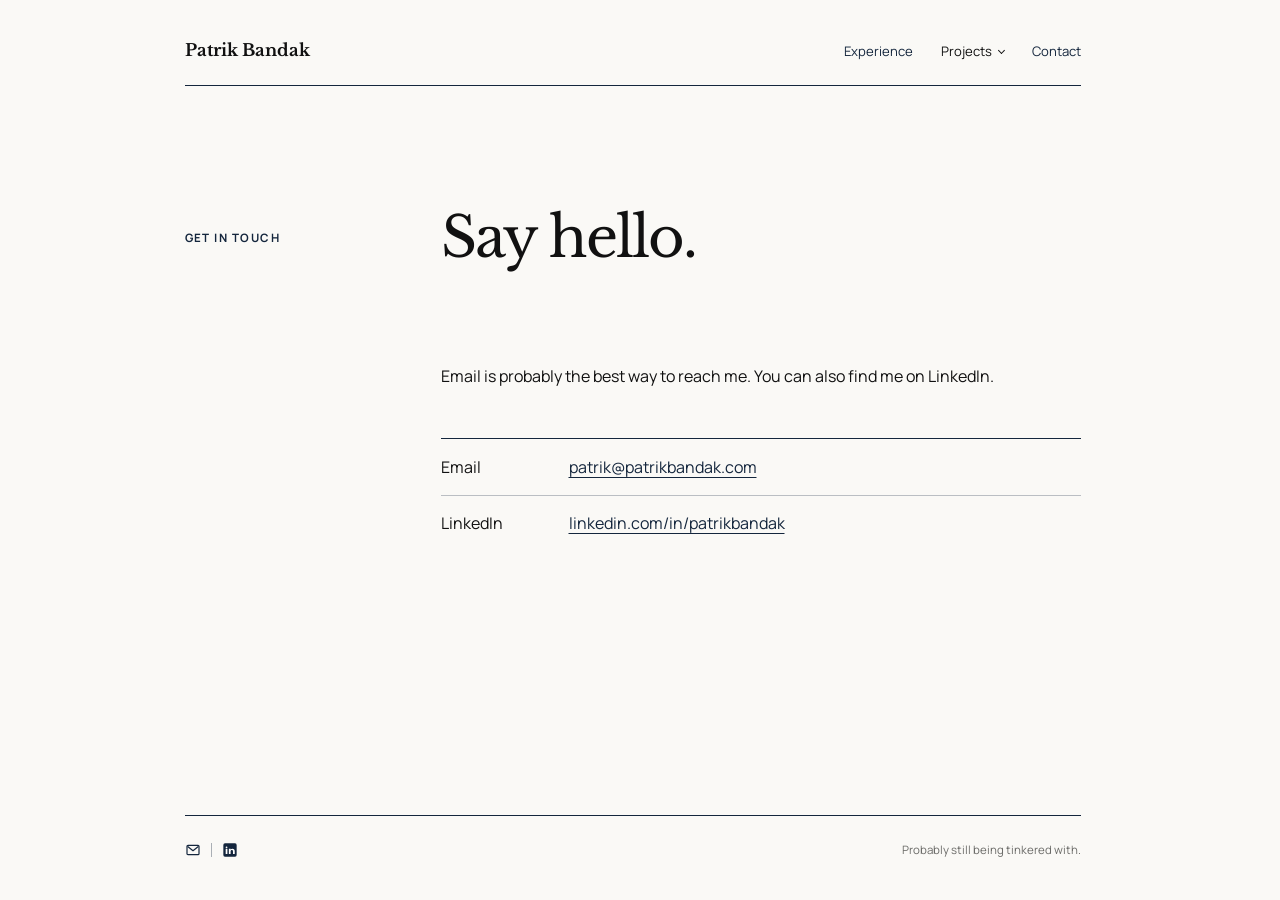
<file: contact/index.html>
<!doctype html>
<html lang="en">

<head>
  <meta charset="utf-8">
  <meta name="viewport" content="width=device-width, initial-scale=1">
  <meta name="description" content="Contact Patrik Bandak.">
  <meta name="theme-color" content="#faf9f6">

  <link rel="icon" type="image/png" href="/assets/favicon/favicon.png">

  <title>Contact | Patrik Bandak</title>

  <link rel="preconnect" href="https://fonts.googleapis.com">
  <link rel="preconnect" href="https://fonts.gstatic.com" crossorigin>
  <link
    href="https://fonts.googleapis.com/css2?family=Libre+Baskerville:ital,wght@0,400;0,700;1,400&amp;family=Manrope:wght@400;500;600;700&amp;display=swap"
    rel="stylesheet">

  <link rel="stylesheet" href="/styles.css">
</head>

<body>
  <a class="skip-link" href="#main-content">Skip to content</a>

  <div class="page-shell">

    <!-- Site Header -->
    <div id="site-header"></div>

    <main id="main-content" class="page-content">
      <header class="page-heading">
        <p class="eyebrow">Get in touch</p>
        <h1>Say hello.</h1>
      </header>

      <div class="page-body">
        <p>
          Email is probably the best way to reach me. You can also find me on LinkedIn.
        </p>

        <address class="contact-list">
          <p>
            <span>Email</span>
            <a href="mailto:patrik@patrikbandak.com">
              patrik@patrikbandak.com
            </a>
          </p>

          <p>
            <span>LinkedIn</span>
            <a href="https://www.linkedin.com/in/patrikbandak/" target="_blank" rel="noopener noreferrer">
              linkedin.com/in/patrikbandak
            </a>
          </p>
        </address>
      </div>
    </main>

    <!-- Site Footer -->
    <div id="site-footer"></div>
  </div>

  <!-- Shared site components -->
  <script src="/js/components.js"></script>

</body>

</html>
</file>
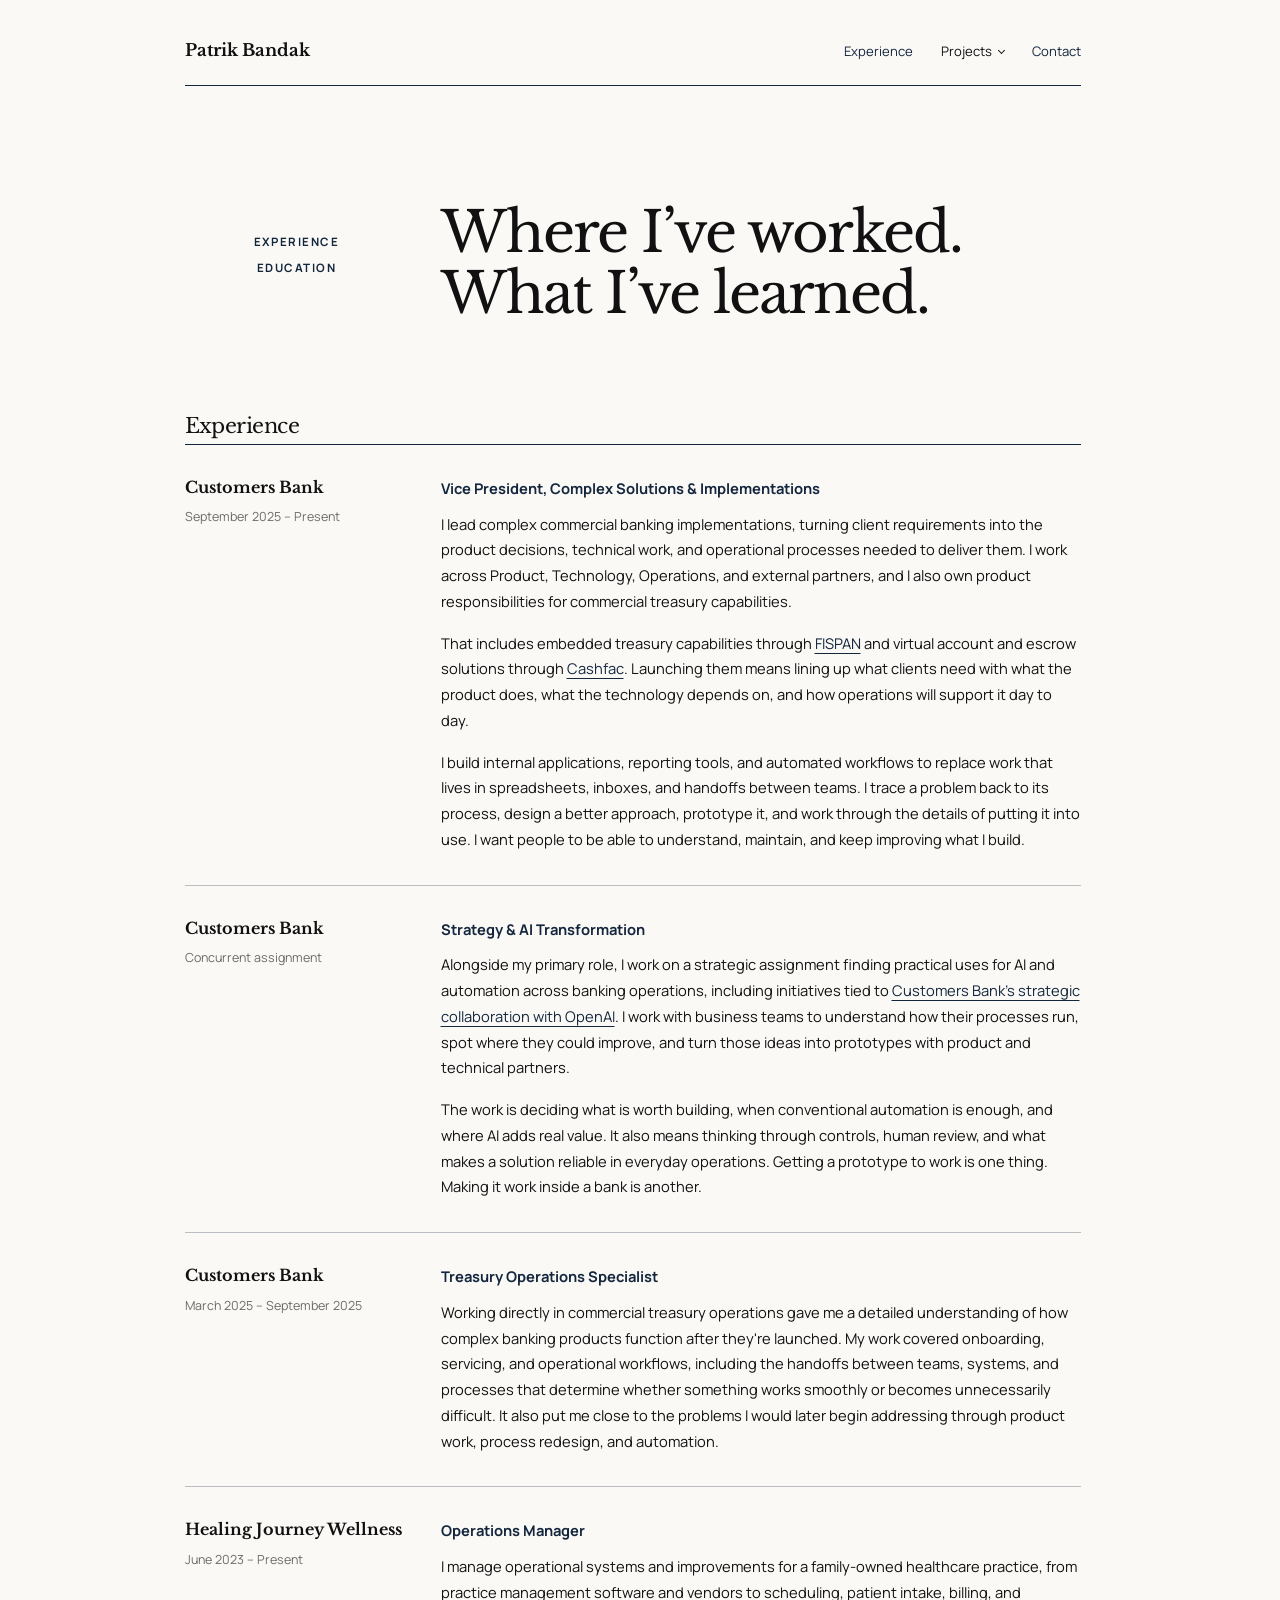
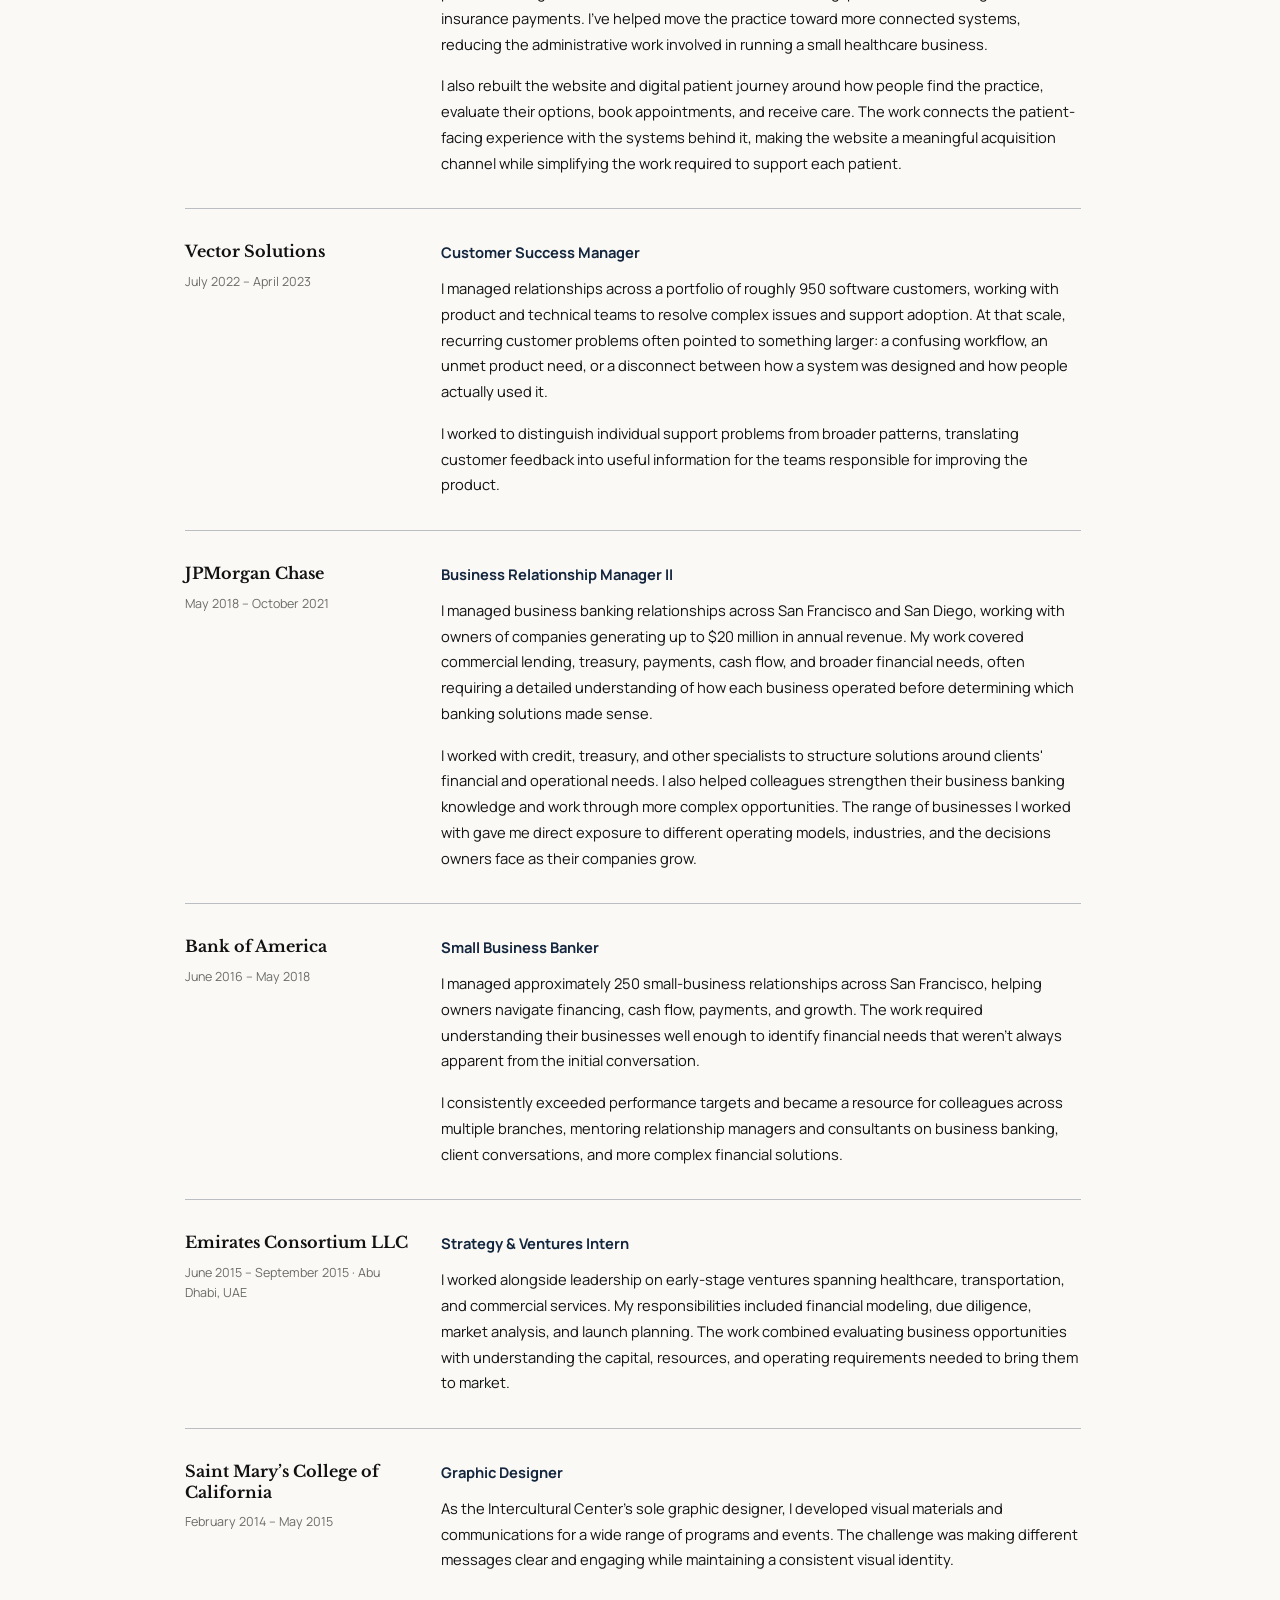
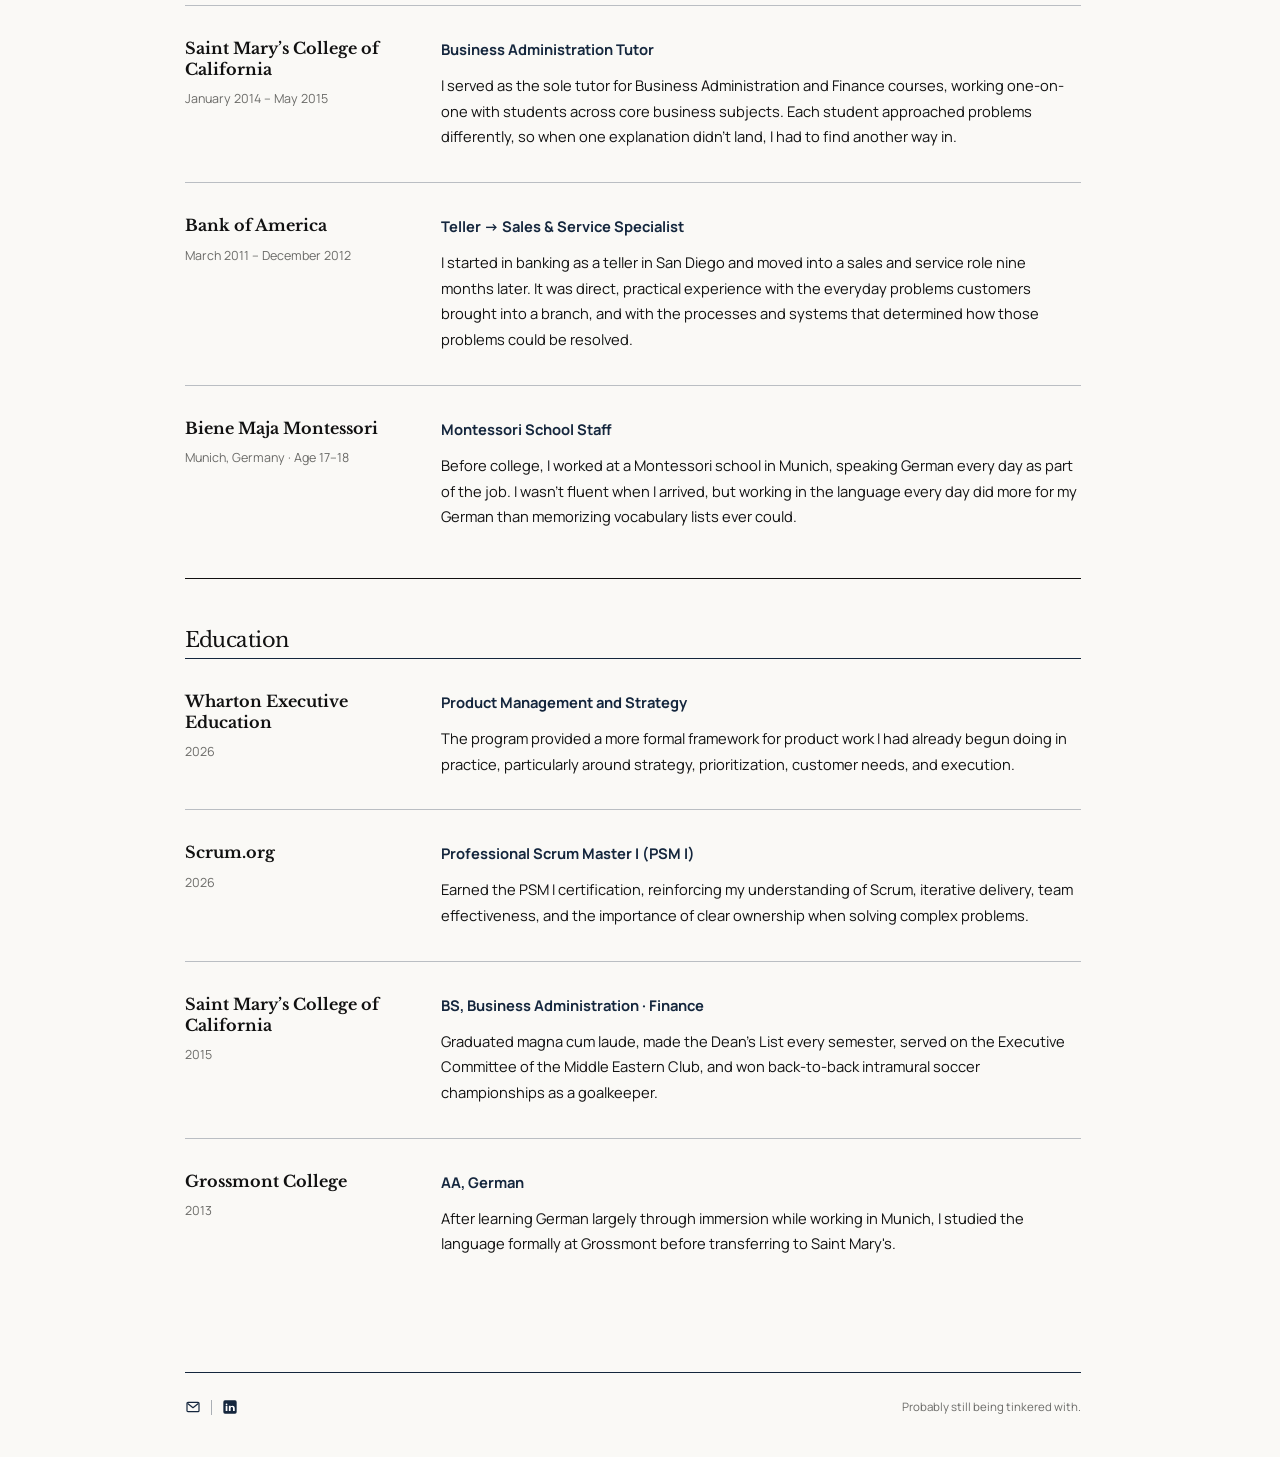
<file: experience/index.html>
<!doctype html>

<html lang="en">

<head>
  <meta charset="utf-8">

  <meta name="viewport" content="width=device-width, initial-scale=1">

  <meta name="description"
    content="Experience across banking, product, operations, technology, and transformation for Patrik Bandak.">

  <meta name="theme-color" content="#faf9f6">

  <link rel="icon" type="image/png" href="/assets/favicon/favicon.png">

  <title>Experience | Patrik Bandak</title>

  <link rel="preconnect" href="https://fonts.googleapis.com">

  <link rel="preconnect" href="https://fonts.gstatic.com" crossorigin>

  <link
    href="https://fonts.googleapis.com/css2?family=Libre+Baskerville:ital,wght@0,400;0,700;1,400&amp;family=Manrope:wght@400;500;600;700&amp;display=swap"
    rel="stylesheet">

  <link rel="stylesheet" href="/styles.css">
</head>


<body>

  <a class="skip-link" href="#main-content">Skip to content</a>

  <div class="page-shell">

    <!-- Site Header -->
    <div id="site-header"></div>


    <main id="main-content" class="page-content">

      <header class="page-heading experience-heading">

        <nav class="section-nav" aria-label="Experience page sections">
          <a class="eyebrow" href="#experience">Experience</a>
          <a class="eyebrow" href="#education">Education</a>
        </nav>

        <h1>
          <span>Where I’ve worked.</span>
          <span>What I’ve learned.</span>
        </h1>

      </header>


      <!-- EXPERIENCE -->

      <section id="experience" class="experience-section">

        <h2 class="section-heading">Experience</h2>


        <div class="experience-list">


          <!-- CUSTOMERS BANK: CURRENT ROLE -->

<article class="experience-entry">

  <div class="experience-meta">
    <h2>Customers Bank</h2>
    <p>September 2025 – Present</p>
  </div>

  <div class="experience-details">

    <p class="role">
      Vice President, Complex Solutions &amp; Implementations
    </p>

    <p>
      I lead complex commercial banking implementations, turning
      client requirements into the product decisions, technical work,
      and operational processes needed to deliver them. I work across
      Product, Technology, Operations, and external partners, and I
      also own product responsibilities for commercial treasury
      capabilities.
    </p>

    <p>
      That includes embedded treasury capabilities through
      <a href="https://fispan.com/customers-bank-connect/"
         target="_blank" rel="noopener noreferrer">FISPAN</a>
      and virtual account and escrow solutions through
      <a href="https://cashfac.com/resource/news-blog/customers-bank-launches-self-service-escrow-solution/"
         target="_blank" rel="noopener noreferrer">Cashfac</a>.
      Launching them means lining up what clients need with what the
      product does, what the technology depends on, and how operations
      will support it day to day.
    </p>

    <p>
      I build internal applications, reporting tools, and automated
      workflows to replace work that lives in spreadsheets, inboxes,
      and handoffs between teams. I trace a problem back to its
      process, design a better approach, prototype it, and work
      through the details of putting it into use. I want people to be
      able to understand, maintain, and keep improving what I build.
    </p>

  </div>

</article>


<!-- CUSTOMERS BANK: STRATEGIC ASSIGNMENT -->

<article class="experience-entry">

  <div class="experience-meta">
    <h2>Customers Bank</h2>
    <p>Concurrent assignment</p>
  </div>

  <div class="experience-details">

    <p class="role">
      Strategy &amp; AI Transformation
    </p>

    <p>
      Alongside my primary role, I work on a strategic assignment
      finding practical uses for AI and automation across banking
      operations, including initiatives tied to
      <a href="https://www.customersbank.com/investor-relations/press-releases/press-release/Customers-Bank-Announces-Strategic-Collaboration-with-OpenAI-to-Redefine-the-Commercial-Banking-Operating-Model-1778/"
         target="_blank" rel="noopener noreferrer">Customers Bank's
      strategic collaboration with OpenAI</a>.
      I work with business teams to understand how their processes
      run, spot where they could improve, and turn those ideas into
      prototypes with product and technical partners.
    </p>

    <p>
      The work is deciding what is worth building, when conventional
      automation is enough, and where AI adds real value. It also
      means thinking through controls, human review, and what makes a
      solution reliable in everyday operations. Getting a prototype to
      work is one thing. Making it work inside a bank is another.
    </p>

  </div>

</article>


          <!-- CUSTOMERS BANK: TREASURY OPERATIONS -->

          <article class="experience-entry">

            <div class="experience-meta">
              <h2>Customers Bank</h2>
              <p>March 2025 – September 2025</p>
            </div>

            <div class="experience-details">

              <p class="role">Treasury Operations Specialist</p>

              <p>
                Working directly in commercial treasury operations gave me a
                detailed understanding of how complex banking products
                function after they're launched. My work covered onboarding,
                servicing, and operational workflows, including the handoffs
                between teams, systems, and processes that determine whether
                something works smoothly or becomes unnecessarily difficult.
                It also put me close to the problems I would later begin
                addressing through product work, process redesign, and
                automation.
              </p>

            </div>

          </article>


          <!-- HEALING JOURNEY WELLNESS -->

          <article class="experience-entry">

            <div class="experience-meta">
              <h2>Healing Journey Wellness</h2>
              <p>June 2023 – Present</p>
            </div>

            <div class="experience-details">

              <p class="role">Operations Manager</p>

              <p>
                I manage operational systems and improvements for a
                family-owned healthcare practice, from practice management
                software and vendors to scheduling, patient intake, billing,
                and insurance payments. I've helped move the practice toward
                more connected systems, reducing the administrative work
                involved in running a small healthcare business.
              </p>

              <p>
                I also rebuilt the website and digital patient journey around
                how people find the practice, evaluate their options, book
                appointments, and receive care. The work connects the
                patient-facing experience with the systems behind it, making
                the website a meaningful acquisition channel while simplifying
                the work required to support each patient.
              </p>

            </div>

          </article>


          <!-- VECTOR SOLUTIONS -->

          <article class="experience-entry">

            <div class="experience-meta">
              <h2>Vector Solutions</h2>
              <p>July 2022 – April 2023</p>
            </div>

            <div class="experience-details">

              <p class="role">Customer Success Manager</p>

              <p>
                I managed relationships across a portfolio of roughly 950
                software customers, working with product and technical teams
                to resolve complex issues and support adoption. At that
                scale, recurring customer problems often pointed to something
                larger: a confusing workflow, an unmet product need, or a
                disconnect between how a system was designed and how people
                actually used it.
              </p>

              <p>
                I worked to distinguish individual support problems from
                broader patterns, translating customer feedback into useful
                information for the teams responsible for improving the
                product.
              </p>

            </div>

          </article>


          <!-- JPMORGAN CHASE -->

          <article class="experience-entry">

            <div class="experience-meta">
              <h2>JPMorgan Chase</h2>
              <p>May 2018 – October 2021</p>
            </div>

            <div class="experience-details">

              <p class="role">Business Relationship Manager II</p>

              <p>
                I managed business banking relationships across San Francisco
                and San Diego, working with owners of companies generating up
                to $20 million in annual revenue. My work covered commercial
                lending, treasury, payments, cash flow, and broader financial
                needs, often requiring a detailed understanding of how each
                business operated before determining which banking solutions
                made sense.
              </p>

              <p>
                I worked with credit, treasury, and other specialists to
                structure solutions around clients' financial and operational
                needs. I also helped colleagues strengthen their business
                banking knowledge and work through more complex opportunities.
                The range of businesses I worked with gave me direct exposure
                to different operating models, industries, and the decisions
                owners face as their companies grow.
              </p>

            </div>

          </article>


          <!-- BANK OF AMERICA: SMALL BUSINESS BANKER -->

          <article class="experience-entry">

            <div class="experience-meta">
              <h2>Bank of America</h2>
              <p>June 2016 – May 2018</p>
            </div>

            <div class="experience-details">

              <p class="role">Small Business Banker</p>

              <p>
                I managed approximately 250 small-business relationships
                across San Francisco, helping owners navigate financing,
                cash flow, payments, and growth. The work required
                understanding their businesses well enough to identify
                financial needs that weren't always apparent from the
                initial conversation.
              </p>

              <p>
                I consistently exceeded performance targets and became a
                resource for colleagues across multiple branches, mentoring
                relationship managers and consultants on business banking,
                client conversations, and more complex financial solutions.
              </p>

            </div>

          </article>


          <!-- EMIRATES CONSORTIUM -->

          <article class="experience-entry">

            <div class="experience-meta">
              <h2>Emirates Consortium LLC</h2>
              <p>June 2015 – September 2015 · Abu Dhabi, UAE</p>
            </div>

            <div class="experience-details">

              <p class="role">Strategy &amp; Ventures Intern</p>

              <p>
                I worked alongside leadership on early-stage ventures
                spanning healthcare, transportation, and commercial services.
                My responsibilities included financial modeling, due
                diligence, market analysis, and launch planning. The work
                combined evaluating business opportunities with understanding
                the capital, resources, and operating requirements needed
                to bring them to market.
              </p>

            </div>

          </article>


          <!-- SAINT MARY'S: GRAPHIC DESIGNER -->

          <article class="experience-entry">

            <div class="experience-meta">
              <h2>Saint Mary’s College of California</h2>
              <p>February 2014 – May 2015</p>
            </div>

            <div class="experience-details">

              <p class="role">Graphic Designer</p>

              <p>
                As the Intercultural Center's sole graphic designer, I
                developed visual materials and communications for a wide
                range of programs and events. The challenge was making
                different messages clear and engaging while maintaining
                a consistent visual identity.
              </p>

            </div>

          </article>


          <!-- SAINT MARY'S: TUTOR -->

          <article class="experience-entry">

            <div class="experience-meta">
              <h2>Saint Mary’s College of California</h2>
              <p>January 2014 – May 2015</p>
            </div>

            <div class="experience-details">

              <p class="role">Business Administration Tutor</p>

              <p>
                I served as the sole tutor for Business Administration and
                Finance courses, working one-on-one with students across
                core business subjects. Each student approached problems
                differently, so when one explanation didn't land, I had
                to find another way in.
              </p>

            </div>

          </article>


          <!-- BANK OF AMERICA: EARLY CAREER -->

          <article class="experience-entry">

            <div class="experience-meta">
              <h2>Bank of America</h2>
              <p>March 2011 – December 2012</p>
            </div>

            <div class="experience-details">

              <p class="role">
                Teller → Sales &amp; Service Specialist
              </p>

              <p>
                I started in banking as a teller in San Diego and moved into
                a sales and service role nine months later. It was direct,
                practical experience with the everyday problems customers
                brought into a branch, and with the processes and systems
                that determined how those problems could be resolved.
              </p>

            </div>

          </article>


          <!-- BIENE MAJA MONTESSORI -->

          <article class="experience-entry">

            <div class="experience-meta">
              <h2>Biene Maja Montessori</h2>
              <p>Munich, Germany · Age 17–18</p>
            </div>

            <div class="experience-details">

              <p class="role">Montessori School Staff</p>

              <p>
                Before college, I worked at a Montessori school in Munich,
                speaking German every day as part of the job. I wasn't
                fluent when I arrived, but working in the language every
                day did more for my German than memorizing vocabulary
                lists ever could.
              </p>

            </div>

          </article>


        </div>

      </section>


      <!-- EDUCATION -->

      <section id="education" class="experience-section education-section">

        <h2 class="section-heading">Education</h2>


        <div class="experience-list">


          <!-- WHARTON -->

          <article class="experience-entry">

            <div class="experience-meta">
              <h2>Wharton Executive Education</h2>
              <p>2026</p>
            </div>

            <div class="experience-details">

              <p class="role">Product Management and Strategy</p>

              <p>
                The program provided a more formal framework for product
                work I had already begun doing in practice, particularly
                around strategy, prioritization, customer needs, and
                execution.
              </p>

            </div>

          </article>


          <!-- SCRUM.ORG -->

          <article class="experience-entry">

            <div class="experience-meta">
              <h2>Scrum.org</h2>
              <p>2026</p>
            </div>

            <div class="experience-details">

              <p class="role">Professional Scrum Master I (PSM I)</p>

              <p>
                Earned the PSM I certification, reinforcing my understanding
                of Scrum, iterative delivery, team effectiveness, and the
                importance of clear ownership when solving complex problems.
              </p>

            </div>

          </article>


          <!-- SAINT MARY'S COLLEGE -->

          <article class="experience-entry">

            <div class="experience-meta">
              <h2>Saint Mary’s College of California</h2>
              <p>2015</p>
            </div>

            <div class="experience-details">

              <p class="role">
                BS, Business Administration · Finance
              </p>

              <p>
                Graduated magna cum laude, made the Dean's List every
                semester, served on the Executive Committee of the
                Middle Eastern Club, and won back-to-back intramural
                soccer championships as a goalkeeper.
              </p>

            </div>

          </article>


          <!-- GROSSMONT COLLEGE -->

          <article class="experience-entry">

            <div class="experience-meta">
              <h2>Grossmont College</h2>
              <p>2013</p>
            </div>

            <div class="experience-details">

              <p class="role">AA, German</p>

              <p>
                After learning German largely through immersion while
                working in Munich, I studied the language formally at
                Grossmont before transferring to Saint Mary's.
              </p>

            </div>

          </article>


        </div>

      </section>


    </main>


    <!-- Site Footer -->
    <div id="site-footer"></div>

  </div>


  <!-- Shared site components -->
  <script src="/js/components.js"></script>

</body>

</html>
</file>
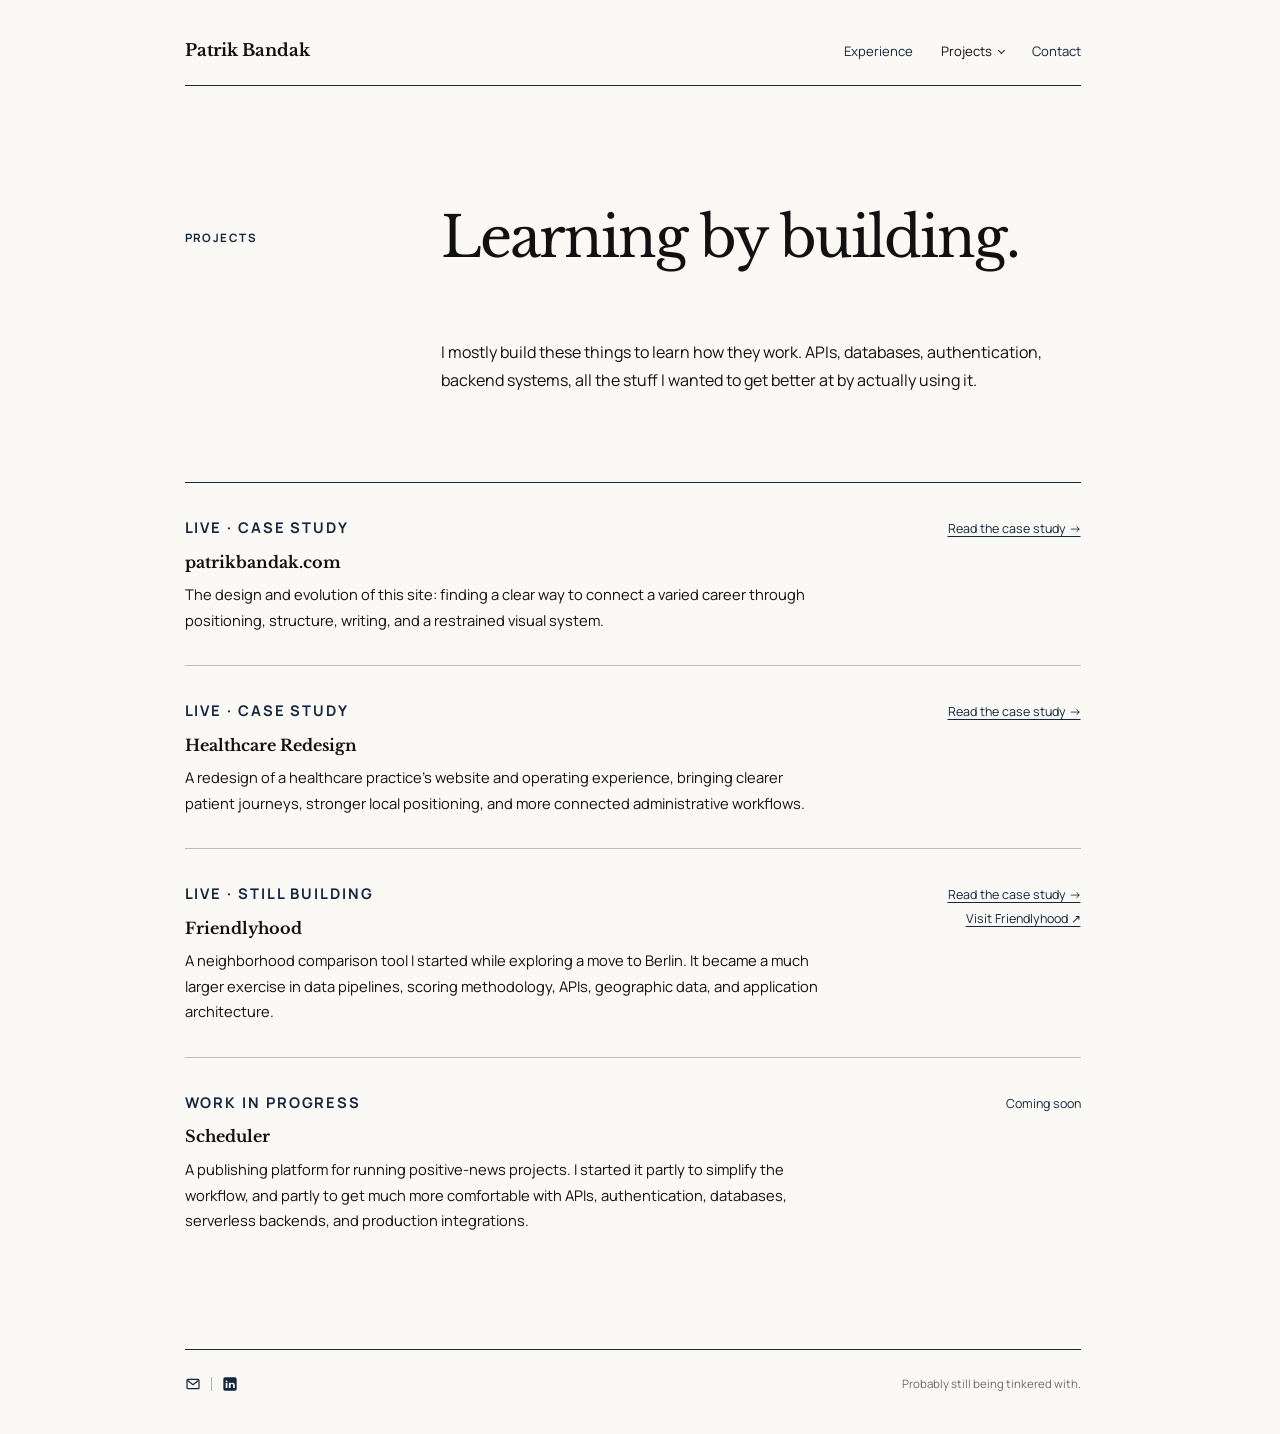
<file: projects/index.html>
<!doctype html>
<html lang="en">

<head>
  <meta charset="utf-8">
  <meta name="viewport" content="width=device-width, initial-scale=1">
  <meta name="description" content="Projects by Patrik Bandak.">
  <meta name="theme-color" content="#faf9f6">

  <!-- Favicon -->
  <link rel="icon" type="image/png" href="/assets/favicon/favicon.png">

  <title>Projects — Patrik Bandak</title>

  <!-- Font preconnect -->
  <link rel="preconnect" href="https://fonts.googleapis.com">
  <link rel="preconnect" href="https://fonts.gstatic.com" crossorigin>
  <link href="https://fonts.googleapis.com/css2?family=Libre+Baskerville:ital,wght@0,400;0,700;1,400&amp;family=Manrope:wght@400;500;600;700&amp;display=swap"
    rel="stylesheet">

  <!-- Site Styles -->
  <link rel="stylesheet" href="/styles.css">

  <!-- Shared Components -->
  <script src="/js/components.js" defer></script>
</head>

<body>
  <!-- Accessibility -->
  <a class="skip-link" href="#main-content">Skip to content</a>

  <div class="page-shell">

    <!-- Site Header -->
    <div id="site-header"></div>

    <!-- Main Content -->
    <main id="main-content" class="page-content">

      <!-- Projects Intro -->
      <header class="page-heading projects-heading">
        <p class="eyebrow">Projects</p>

        <h1>
          <span>Learning by building.</span>
        </h1>

        <div class="projects-intro">
          <p>
            I mostly build these things to learn how they work.
            APIs, databases, authentication, backend systems, all the stuff
            I wanted to get better at by actually using it.
          </p>
        </div>
      </header>

      <!-- Project List -->
      <div class="project-list">

        <!-- patrikbandak.com -->
        <article class="project-entry">
          <div>
            <p class="eyebrow">Live · Case study</p>

            <h2>patrikbandak.com</h2>

            <p>
              The design and evolution of this site: finding a clear way to
              connect a varied career through positioning, structure, writing,
              and a restrained visual system.
            </p>
          </div>

          <p class="project-status">
            <a href="/projects/patrikbandak-site/">Read the case study →</a>
          </p>
        </article>

        <!-- Healthcare Redesign -->
        <article class="project-entry">
          <div>
            <p class="eyebrow">LIVE · CASE STUDY</p>

            <h2>Healthcare Redesign</h2>

            <p>
              A redesign of a healthcare practice’s website and operating experience, bringing clearer patient journeys, stronger local positioning, and more connected administrative workflows.
            </p>
          </div>

          <p class="project-status">
            <a href="/projects/healthcare-redesign/">Read the case study →</a>
          </p>
        </article>

        <!-- Friendlyhood -->
        <article class="project-entry">
          <div>
            <p class="eyebrow">Live · Still building</p>

            <h2>Friendlyhood</h2>

            <p>
              A neighborhood comparison tool I started while exploring a
              move to Berlin. It became a much larger exercise in data
              pipelines, scoring methodology, APIs, geographic data, and
              application architecture.
            </p>
          </div>

          <p class="project-status">
            <a href="/projects/friendlyhood/">Read the case study →</a>
            <a href="https://friendlyhood.patrikbandak.com/" target="_blank" rel="noopener noreferrer">
              Visit Friendlyhood ↗
            </a>
          </p>
        </article>

        <!-- Scheduler -->
        <article class="project-entry">
          <div>
            <p class="eyebrow">Work in progress</p>

            <h2>Scheduler</h2>

            <p>
              A publishing platform for running positive-news projects. I
              started it partly to simplify the workflow, and partly to get
              much more comfortable with APIs, authentication, databases,
              serverless backends, and production integrations.
            </p>
          </div>

          <p class="project-status">Coming soon</p>
        </article>

      </div>
    </main>

    <!-- Site Footer -->
    <div id="site-footer"></div>

  </div>
</body>

</html>
</file>
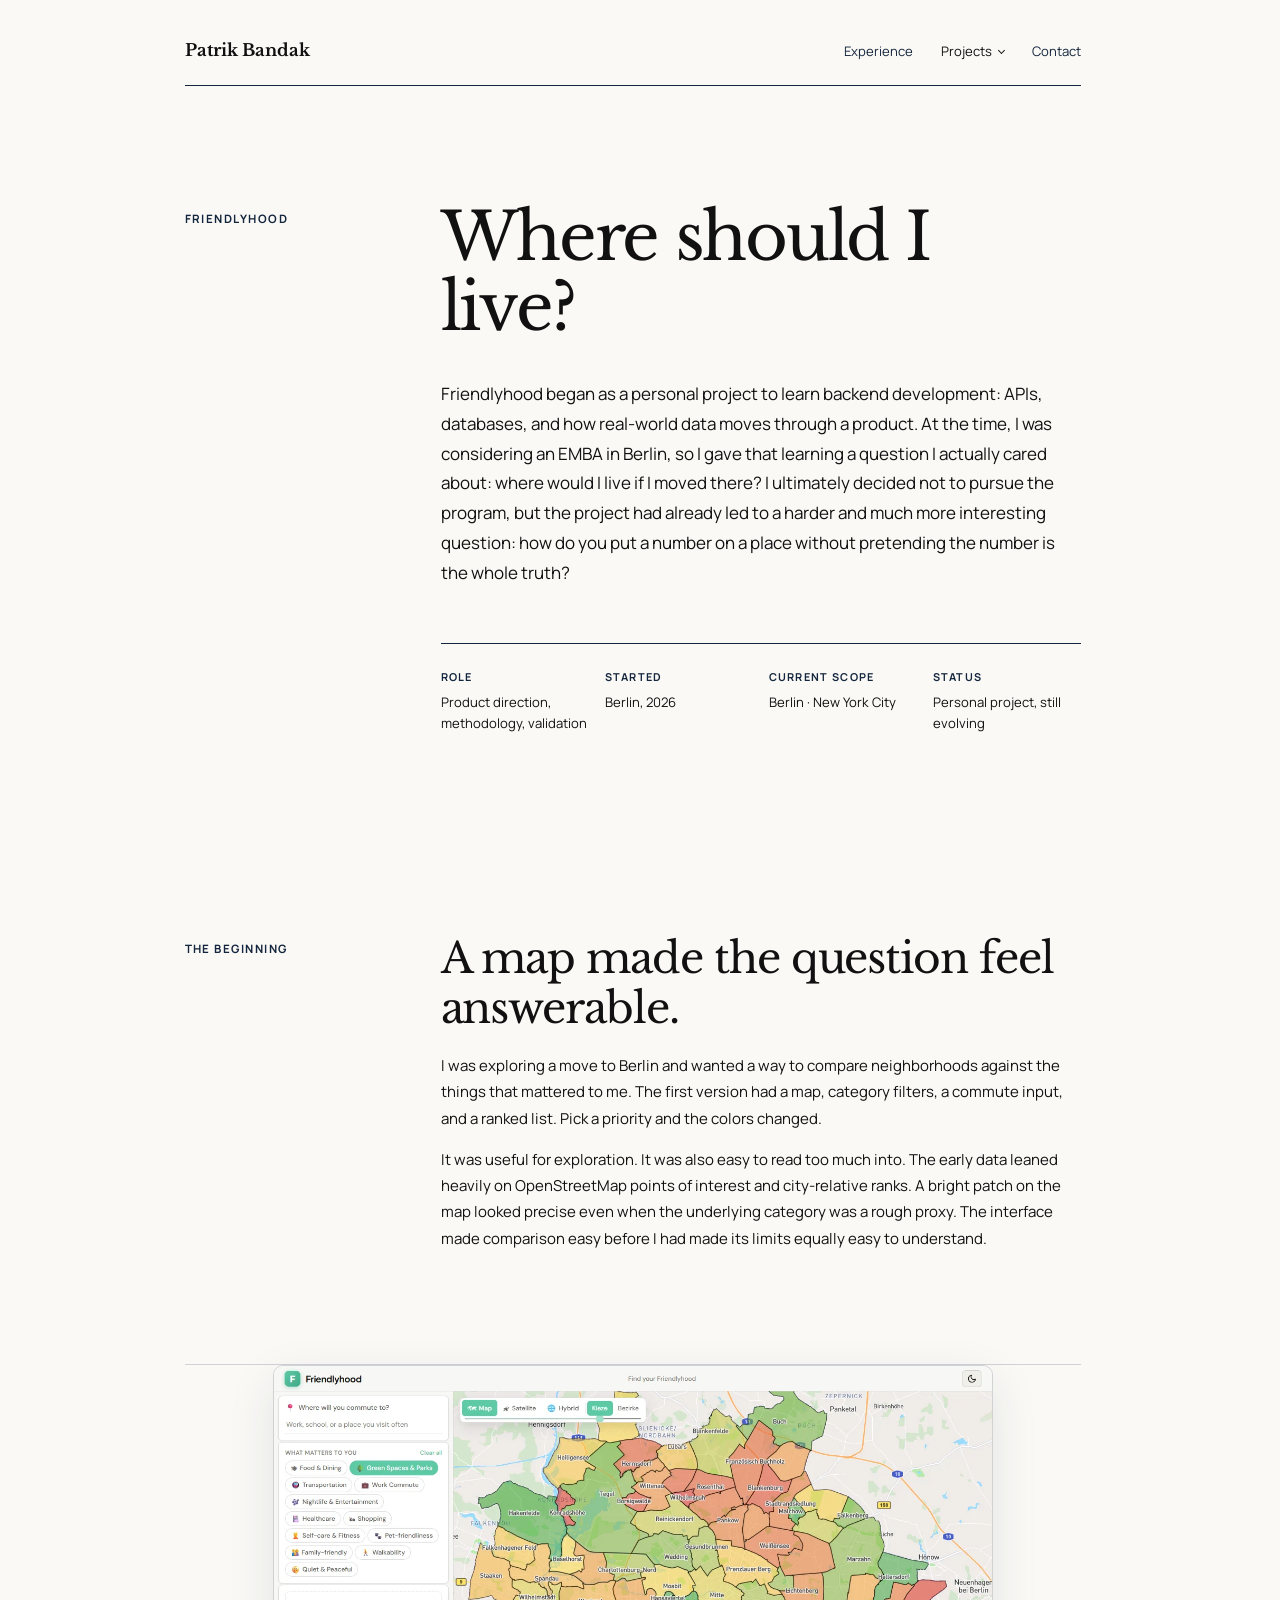
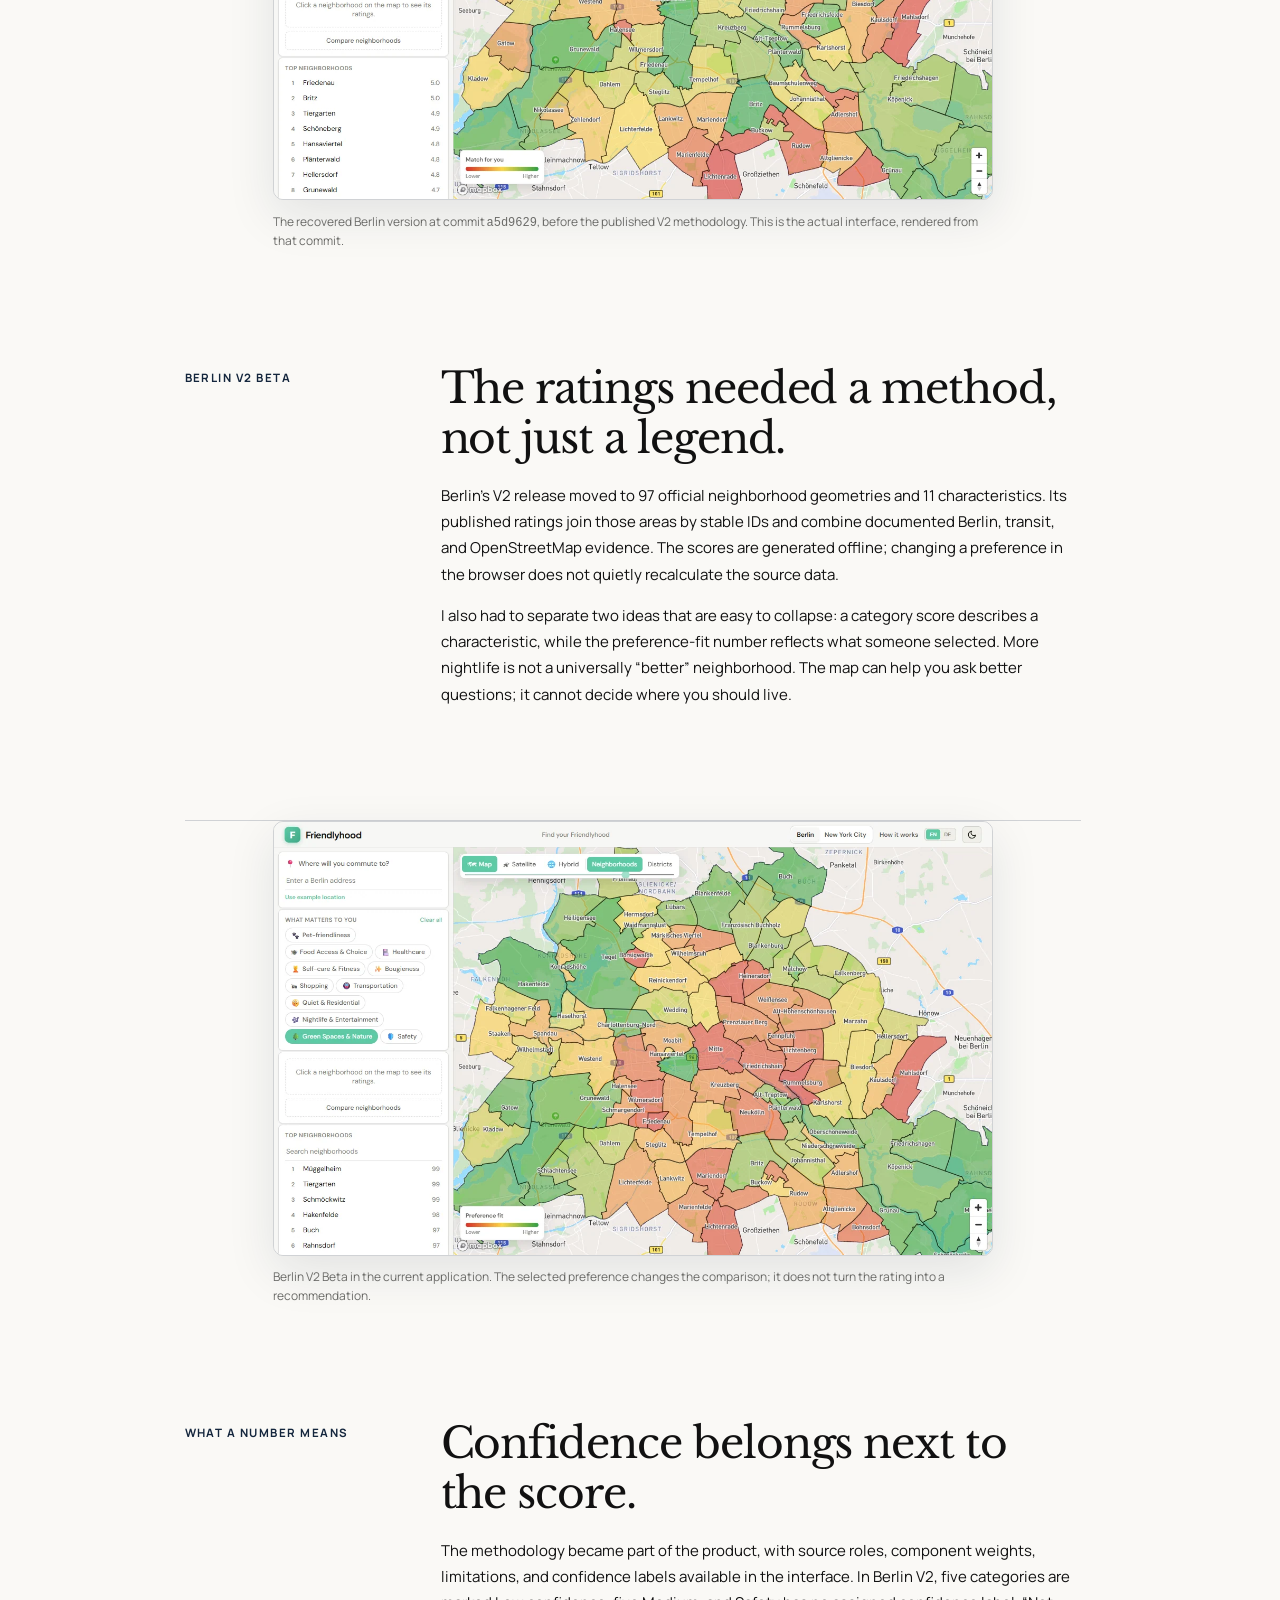
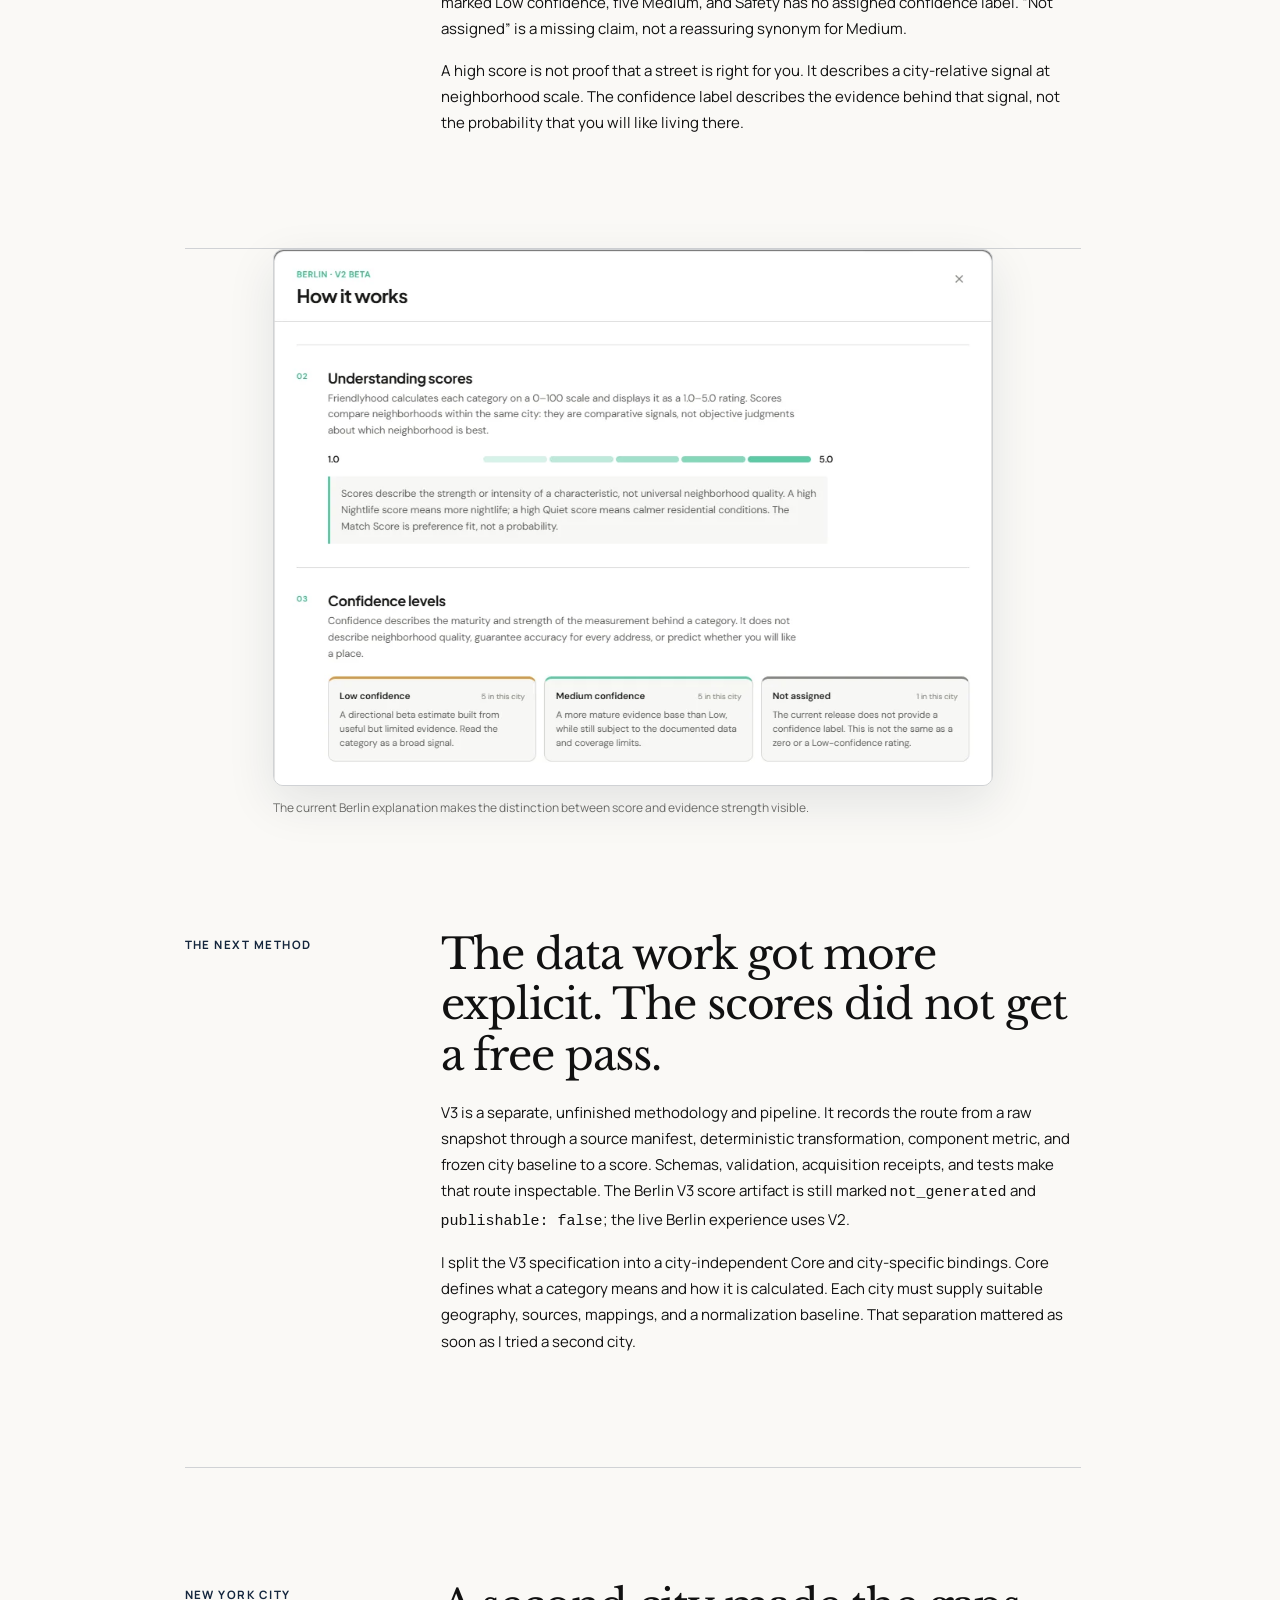
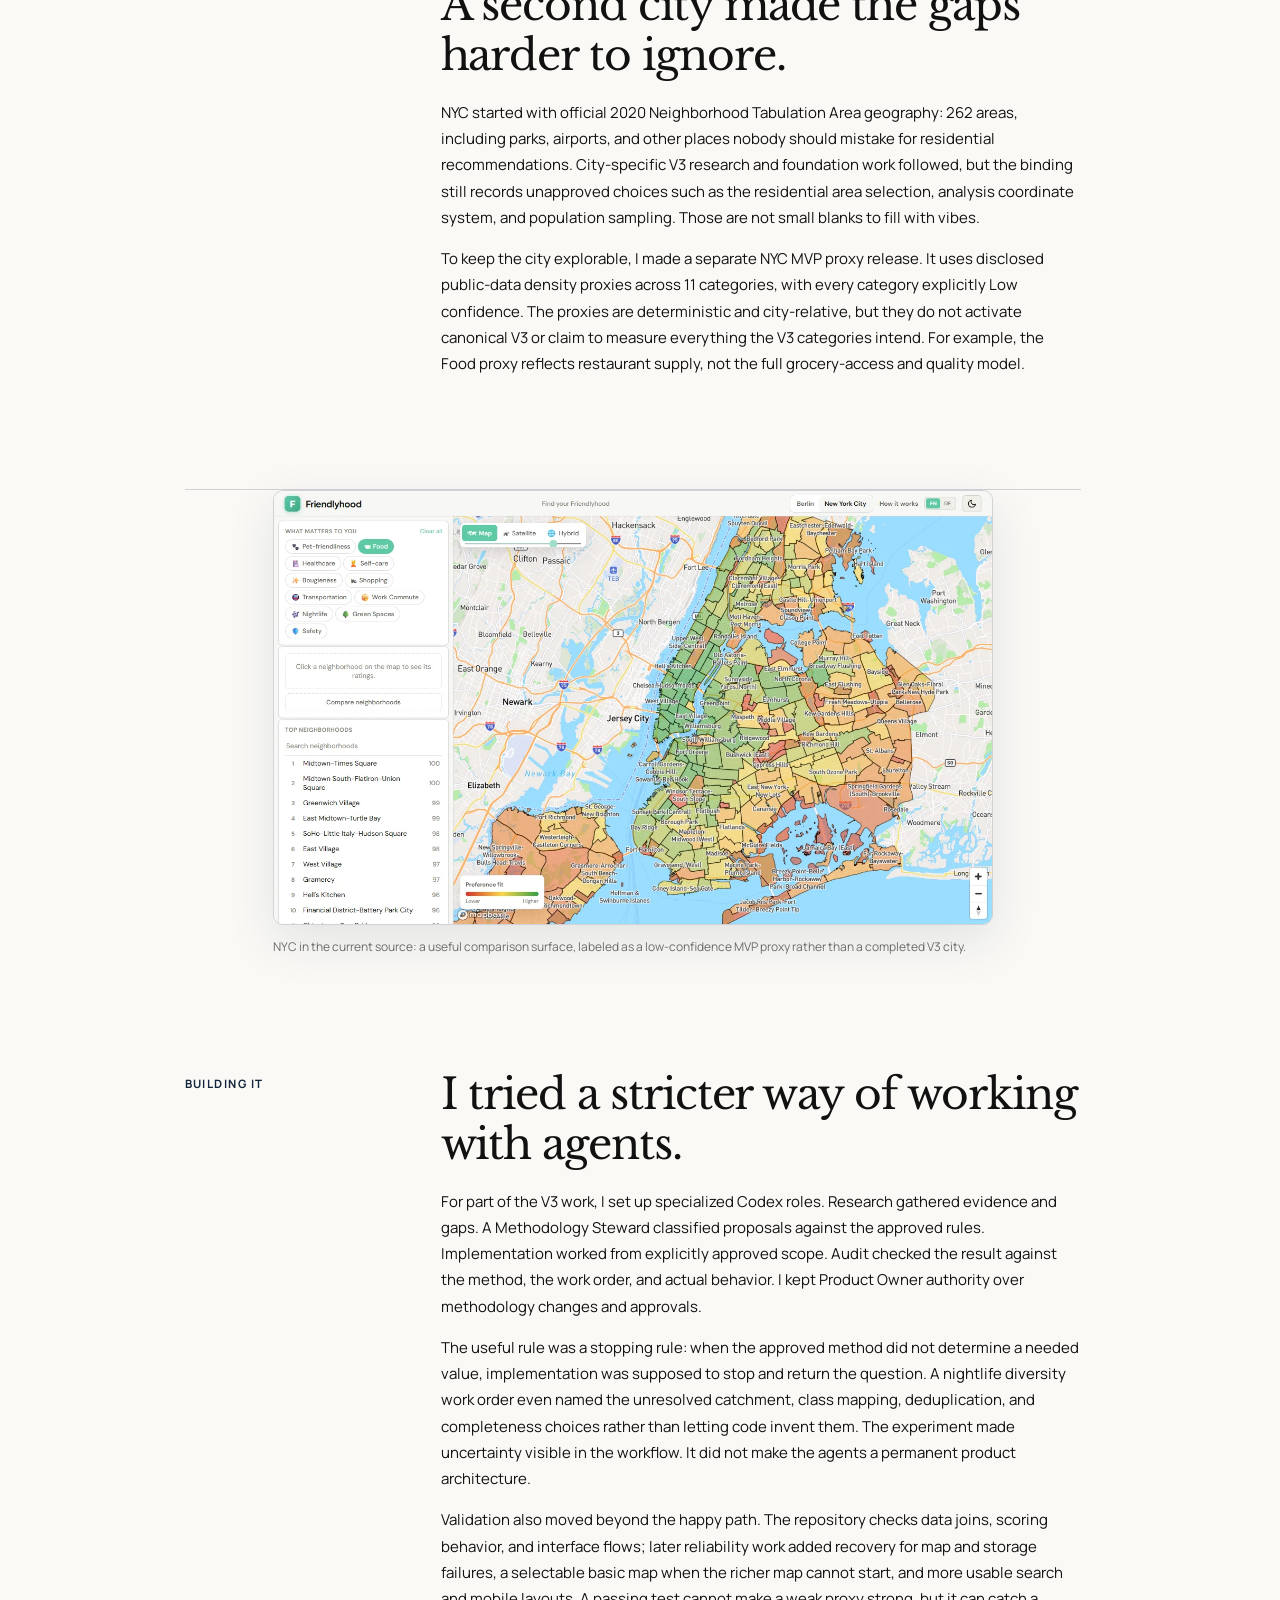
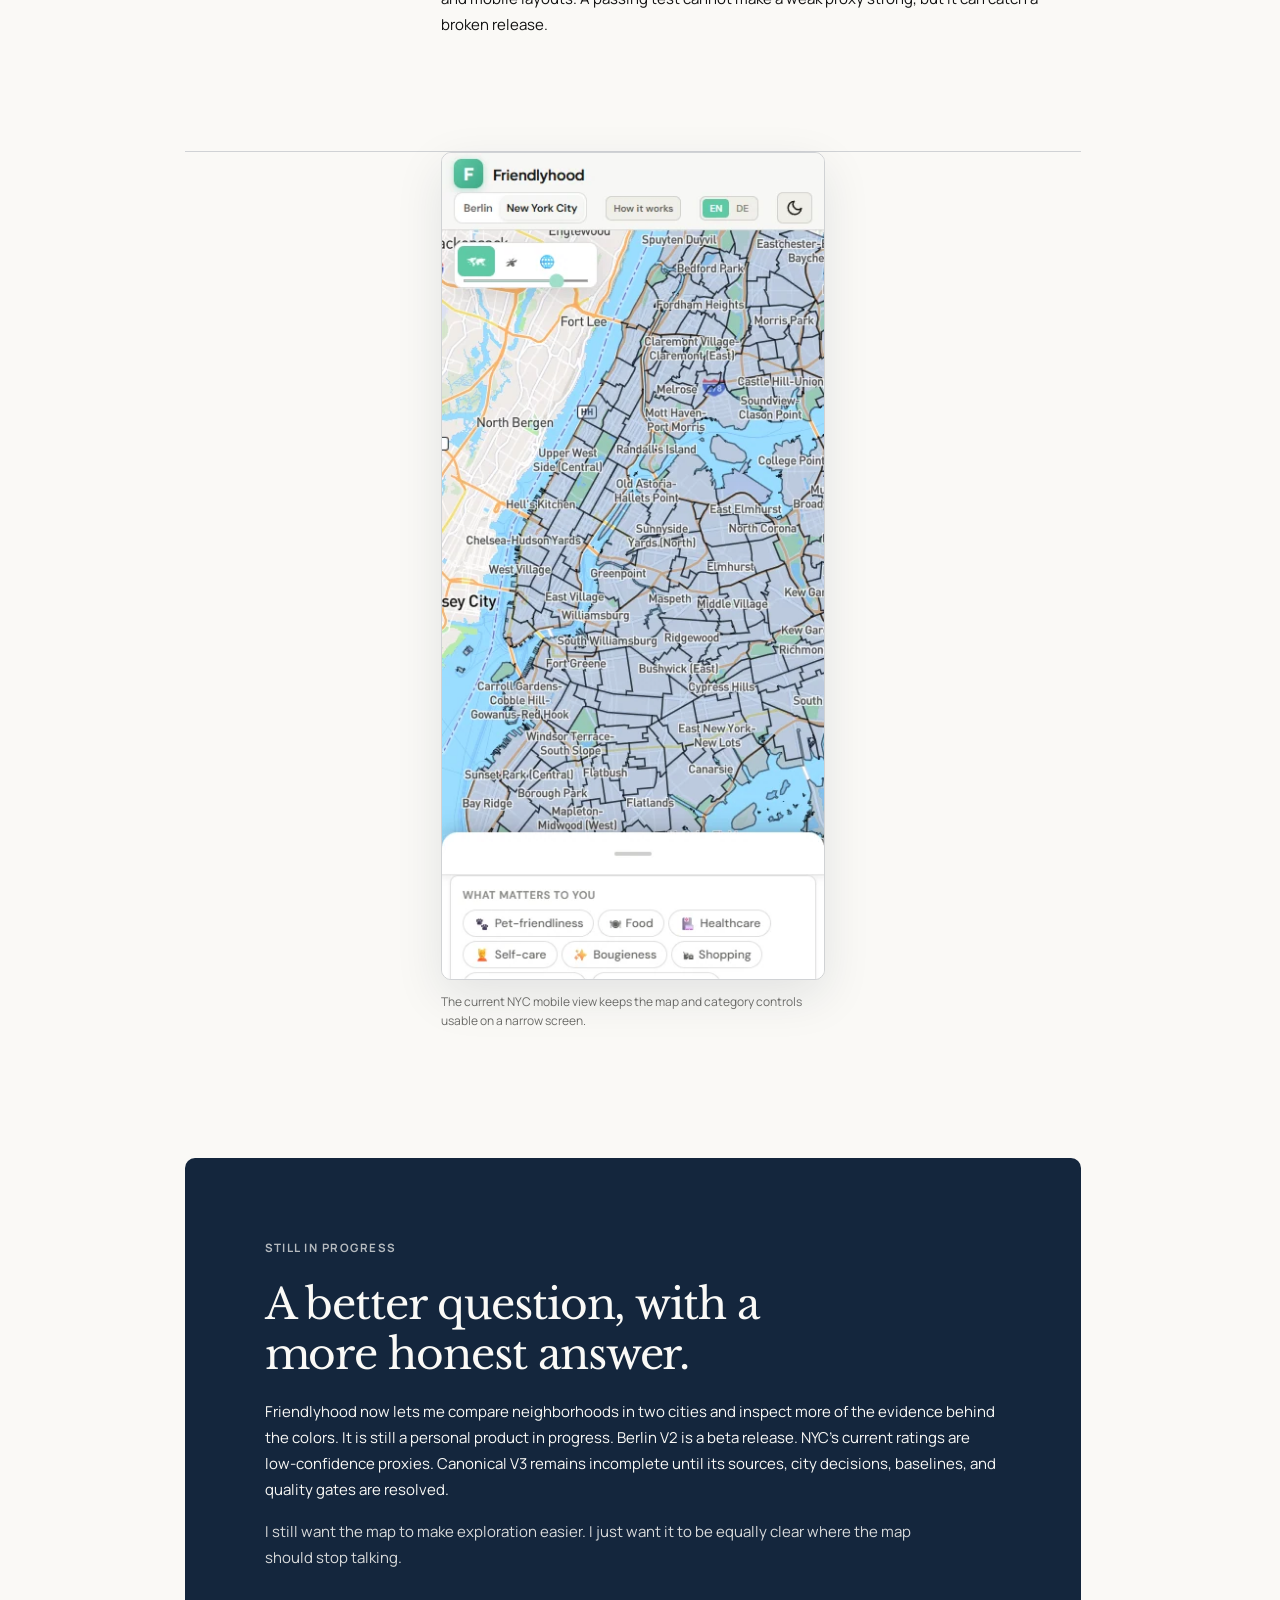
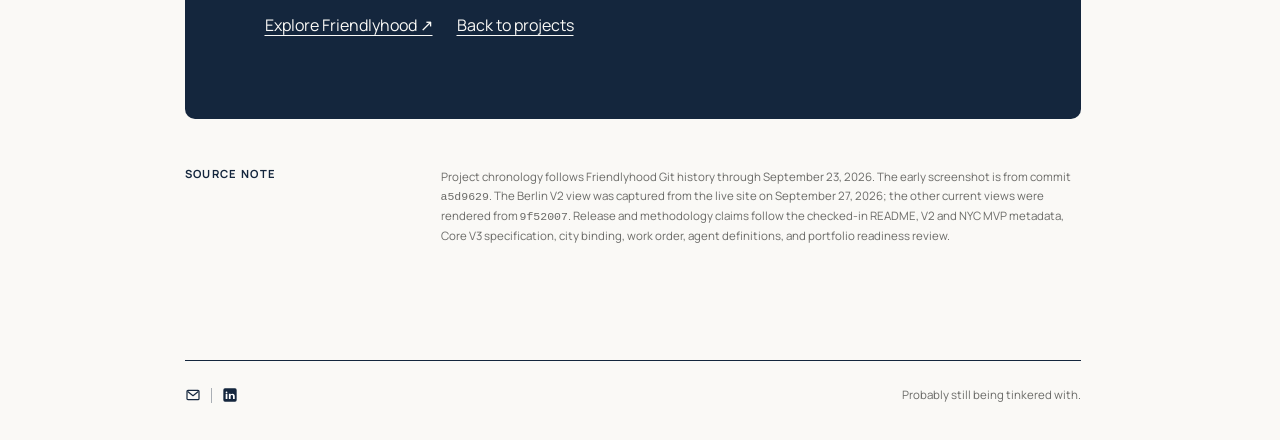
<file: projects/friendlyhood/index.html>
<!doctype html>
<html lang="en">

<head>
  <meta charset="utf-8">
  <meta name="viewport" content="width=device-width, initial-scale=1">
  <meta name="description"
    content="How a Berlin neighborhood map became an experiment in comparable ratings, public data, transparent methodology, and knowing when to stop.">
  <meta name="theme-color" content="#faf9f6">
  <link rel="icon" type="image/png" href="/assets/favicon/favicon.png">
  <link rel="canonical" href="https://www.patrikbandak.com/projects/friendlyhood/">
  <meta property="og:type" content="article">
  <meta property="og:title" content="Building Friendlyhood | Patrik Bandak">
  <meta property="og:description"
    content="A neighborhood comparison project that got more interesting when the ratings needed an explanation.">
  <meta property="og:url" content="https://www.patrikbandak.com/projects/friendlyhood/">
  <meta property="og:image"
    content="https://www.patrikbandak.com/projects/friendlyhood/assets/friendlyhood-berlin-v2.webp">
  <title>Building Friendlyhood | Patrik Bandak</title>
  <link rel="preconnect" href="https://fonts.googleapis.com">
  <link rel="preconnect" href="https://fonts.gstatic.com" crossorigin>
  <link
    href="https://fonts.googleapis.com/css2?family=Libre+Baskerville:ital,wght@0,400;0,700;1,400&amp;family=Manrope:wght@400;500;600;700&amp;display=swap"
    rel="stylesheet">
  <link rel="stylesheet" href="/styles.css">
  <link rel="stylesheet" href="/case-study.css">
  <script src="/js/components.js" defer></script>
  <script type="application/ld+json">
    {"@context":"https://schema.org","@type":"CreativeWork","name":"Building Friendlyhood","author":{"@type":"Person","name":"Patrik Bandak","url":"https://www.patrikbandak.com/"},"about":"The evolution of a neighborhood comparison product and its scoring methodology","url":"https://www.patrikbandak.com/projects/friendlyhood/"}
  </script>
</head>

<body class="case-study-page case-study-page--friendlyhood">
  <a class="skip-link" href="#main-content">Skip to content</a>
  <div class="page-shell">
    <div id="site-header"></div>
    <main id="main-content" class="page-content case-study">
      <header class="case-hero">
        <p class="eyebrow">Friendlyhood</p>
        <h1>Where should I live?</h1>
        <p class="case-hero__lead">Friendlyhood began as a personal project to learn backend development: APIs,
          databases, and how real-world data moves through a product. At the time, I was considering an EMBA in Berlin,
          so I gave that learning a question I actually cared about: where would I live if I moved there? I ultimately
          decided not to pursue the program, but the project had already led to a harder and much more interesting
          question: how do you put a number on a place without pretending the number is the whole truth?</p>
        <dl class="case-meta" aria-label="Project details">
          <div>
            <dt>Role</dt>
            <dd>Product direction, methodology, validation</dd>
          </div>
          <div>
            <dt>Started</dt>
            <dd>Berlin, 2026</dd>
          </div>
          <div>
            <dt>Current scope</dt>
            <dd>Berlin · New York City</dd>
          </div>
          <div>
            <dt>Status</dt>
            <dd>Personal project, still evolving</dd>
          </div>
        </dl>
      </header>

      <section class="case-section" aria-labelledby="beginning-title">
        <div class="case-section__label">
          <p class="eyebrow">The beginning</p>
        </div>
        <div class="case-section__body">
          <h2 id="beginning-title">A map made the question feel answerable.</h2>
          <p class="case-intro">I was exploring a move to Berlin and wanted a way to compare neighborhoods against the
            things that mattered to me. The first version had a map, category filters, a commute input, and a ranked
            list. Pick a priority and the colors changed.</p>
          <p>It was useful for exploration. It was also easy to read too much into. The early data leaned heavily on
            OpenStreetMap points of interest and city-relative ranks. A bright patch on the map looked precise even when
            the underlying category was a rough proxy. The interface made comparison easy before I had made its limits
            equally easy to understand.</p>
        </div>
      </section>
      <figure class="case-hero-image">
        <img src="./assets/friendlyhood-early-berlin-a5d9629.webp" width="1360" height="820"
          alt="Early Friendlyhood Berlin map with category chips, ranked neighborhoods, and colored neighborhood boundaries"
          loading="lazy">
        <figcaption>The recovered Berlin version at commit <code>a5d9629</code>, before the published V2 methodology.
          This is the actual interface, rendered from that commit.</figcaption>
      </figure>

      <section class="case-section" aria-labelledby="ratings-title">
        <div class="case-section__label">
          <p class="eyebrow">Berlin V2 Beta</p>
        </div>
        <div class="case-section__body">
          <h2 id="ratings-title">The ratings needed a method, not just a legend.</h2>
          <p>Berlin's V2 release moved to 97 official neighborhood geometries and 11 characteristics. Its published
            ratings join those areas by stable IDs and combine documented Berlin, transit, and OpenStreetMap evidence.
            The scores are generated offline; changing a preference in the browser does not quietly recalculate the
            source data.</p>
          <p>I also had to separate two ideas that are easy to collapse: a category score describes a characteristic,
            while the preference-fit number reflects what someone selected. More nightlife is not a universally “better”
            neighborhood. The map can help you ask better questions; it cannot decide where you should live.</p>
        </div>
      </section>
      <figure class="case-hero-image">
        <img src="./assets/friendlyhood-berlin-v2.webp" width="1360" height="820"
          alt="Current Berlin V2 interface showing eleven characteristics, a green-space preference, ranked neighborhoods, and the city map"
          loading="lazy">
        <figcaption>Berlin V2 Beta in the current application. The selected preference changes the comparison; it does
          not turn the rating into a recommendation.</figcaption>
      </figure>

      <section class="case-section" aria-labelledby="method-title">
        <div class="case-section__label">
          <p class="eyebrow">What a number means</p>
        </div>
        <div class="case-section__body">
          <h2 id="method-title">Confidence belongs next to the score.</h2>
          <p>The methodology became part of the product, with source roles, component weights, limitations, and
            confidence labels available in the interface. In Berlin V2, five categories are marked Low confidence, five
            Medium, and Safety has no assigned confidence label. “Not assigned” is a missing claim, not a reassuring
            synonym for Medium.</p>
          <p>A high score is not proof that a street is right for you. It describes a city-relative signal at
            neighborhood scale. The confidence label describes the evidence behind that signal, not the probability that
            you will like living there.</p>
        </div>
      </section>
      <figure class="case-hero-image case-hero-image--method">
        <img src="./assets/friendlyhood-berlin-confidence.webp" width="920" height="685"
          alt="Berlin How it works dialog explaining comparative ratings and Low, Medium, and Not assigned confidence states"
          loading="lazy">
        <figcaption>The current Berlin explanation makes the distinction between score and evidence strength visible.
        </figcaption>
      </figure>

      <section class="case-section" aria-labelledby="v3-title">
        <div class="case-section__label">
          <p class="eyebrow">The next method</p>
        </div>
        <div class="case-section__body">
          <h2 id="v3-title">The data work got more explicit. The scores did not get a free pass.</h2>
          <p>V3 is a separate, unfinished methodology and pipeline. It records the route from a raw snapshot through a
            source manifest, deterministic transformation, component metric, and frozen city baseline to a score.
            Schemas, validation, acquisition receipts, and tests make that route inspectable. The Berlin V3 score
            artifact is still marked <code>not_generated</code> and <code>publishable: false</code>; the live Berlin
            experience uses V2.</p>
          <p>I split the V3 specification into a city-independent Core and city-specific bindings. Core defines what a
            category means and how it is calculated. Each city must supply suitable geography, sources, mappings, and a
            normalization baseline. That separation mattered as soon as I tried a second city.</p>
        </div>
      </section>

      <section class="case-section" aria-labelledby="nyc-title">
        <div class="case-section__label">
          <p class="eyebrow">New York City</p>
        </div>
        <div class="case-section__body">
          <h2 id="nyc-title">A second city made the gaps harder to ignore.</h2>
          <p>NYC started with official 2020 Neighborhood Tabulation Area geography: 262 areas, including parks,
            airports, and other places nobody should mistake for residential recommendations. City-specific V3 research
            and foundation work followed, but the binding still records unapproved choices such as the residential area
            selection, analysis coordinate system, and population sampling. Those are not small blanks to fill with
            vibes.</p>
          <p>To keep the city explorable, I made a separate NYC MVP proxy release. It uses disclosed public-data density
            proxies across 11 categories, with every category explicitly Low confidence. The proxies are deterministic
            and city-relative, but they do not activate canonical V3 or claim to measure everything the V3 categories
            intend. For example, the Food proxy reflects restaurant supply, not the full grocery-access and quality
            model.</p>
        </div>
      </section>
      <figure class="case-hero-image">
        <img src="./assets/friendlyhood-nyc-proxy.webp" width="1360" height="820"
          alt="Current New York City comparison with official NTA geography, the Food proxy selected, and city-relative ranked areas"
          loading="lazy">
        <figcaption>NYC in the current source: a useful comparison surface, labeled as a low-confidence MVP proxy rather
          than a completed V3 city.</figcaption>
      </figure>

      <section class="case-section" aria-labelledby="build-title">
        <div class="case-section__label">
          <p class="eyebrow">Building it</p>
        </div>
        <div class="case-section__body">
          <h2 id="build-title">I tried a stricter way of working with agents.</h2>
          <p>For part of the V3 work, I set up specialized Codex roles. Research gathered evidence and gaps. A
            Methodology Steward classified proposals against the approved rules. Implementation worked from explicitly
            approved scope. Audit checked the result against the method, the work order, and actual behavior. I kept
            Product Owner authority over methodology changes and approvals.</p>
          <p>The useful rule was a stopping rule: when the approved method did not determine a needed value,
            implementation was supposed to stop and return the question. A nightlife diversity work order even named the
            unresolved catchment, class mapping, deduplication, and completeness choices rather than letting code invent
            them. The experiment made uncertainty visible in the workflow. It did not make the agents a permanent
            product architecture.</p>
          <p>Validation also moved beyond the happy path. The repository checks data joins, scoring behavior, and
            interface flows; later reliability work added recovery for map and storage failures, a selectable basic map
            when the richer map cannot start, and more usable search and mobile layouts. A passing test cannot make a
            weak proxy strong, but it can catch a broken release.</p>
        </div>
      </section>
      <figure class="case-hero-image case-hero-image--mobile">
        <img src="./assets/friendlyhood-nyc-mobile.webp" width="390" height="844"
          alt="Friendlyhood on a narrow mobile screen with NYC map and accessible category drawer" loading="lazy">
        <figcaption>The current NYC mobile view keeps the map and category controls usable on a narrow screen.
        </figcaption>
      </figure>

      <section class="case-close" aria-labelledby="close-title">
        <p class="eyebrow">Still in progress</p>
        <h2 id="close-title">A better question, with a more honest answer.</h2>
        <p>Friendlyhood now lets me compare neighborhoods in two cities and inspect more of the evidence behind the
          colors. It is still a personal product in progress. Berlin V2 is a beta release. NYC's current ratings are
          low-confidence proxies. Canonical V3 remains incomplete until its sources, city decisions, baselines, and
          quality gates are resolved.</p>
        <p>I still want the map to make exploration easier. I just want it to be equally clear where the map should stop
          talking.</p>
        <div class="case-close__links">
          <a href="https://friendlyhood.patrikbandak.com/" target="_blank" rel="noopener noreferrer">Explore
            Friendlyhood ↗</a>
          <a href="/projects/">Back to projects</a>
        </div>
      </section>
      <aside class="measurement-note" aria-labelledby="sources-title">
        <h2 id="sources-title">Source note</h2>
        <p>Project chronology follows Friendlyhood Git history through September 23, 2026. The early screenshot is from
          commit <code>a5d9629</code>. The Berlin V2 view was captured from the live site on September 27, 2026; the
          other current views were rendered from <code>9f52007</code>. Release and methodology claims follow the
          checked-in README, V2 and NYC MVP metadata, Core V3 specification, city binding, work order, agent
          definitions, and portfolio readiness review.</p>
      </aside>
    </main>
    <div id="site-footer"></div>
  </div>
</body>

</html>
</file>
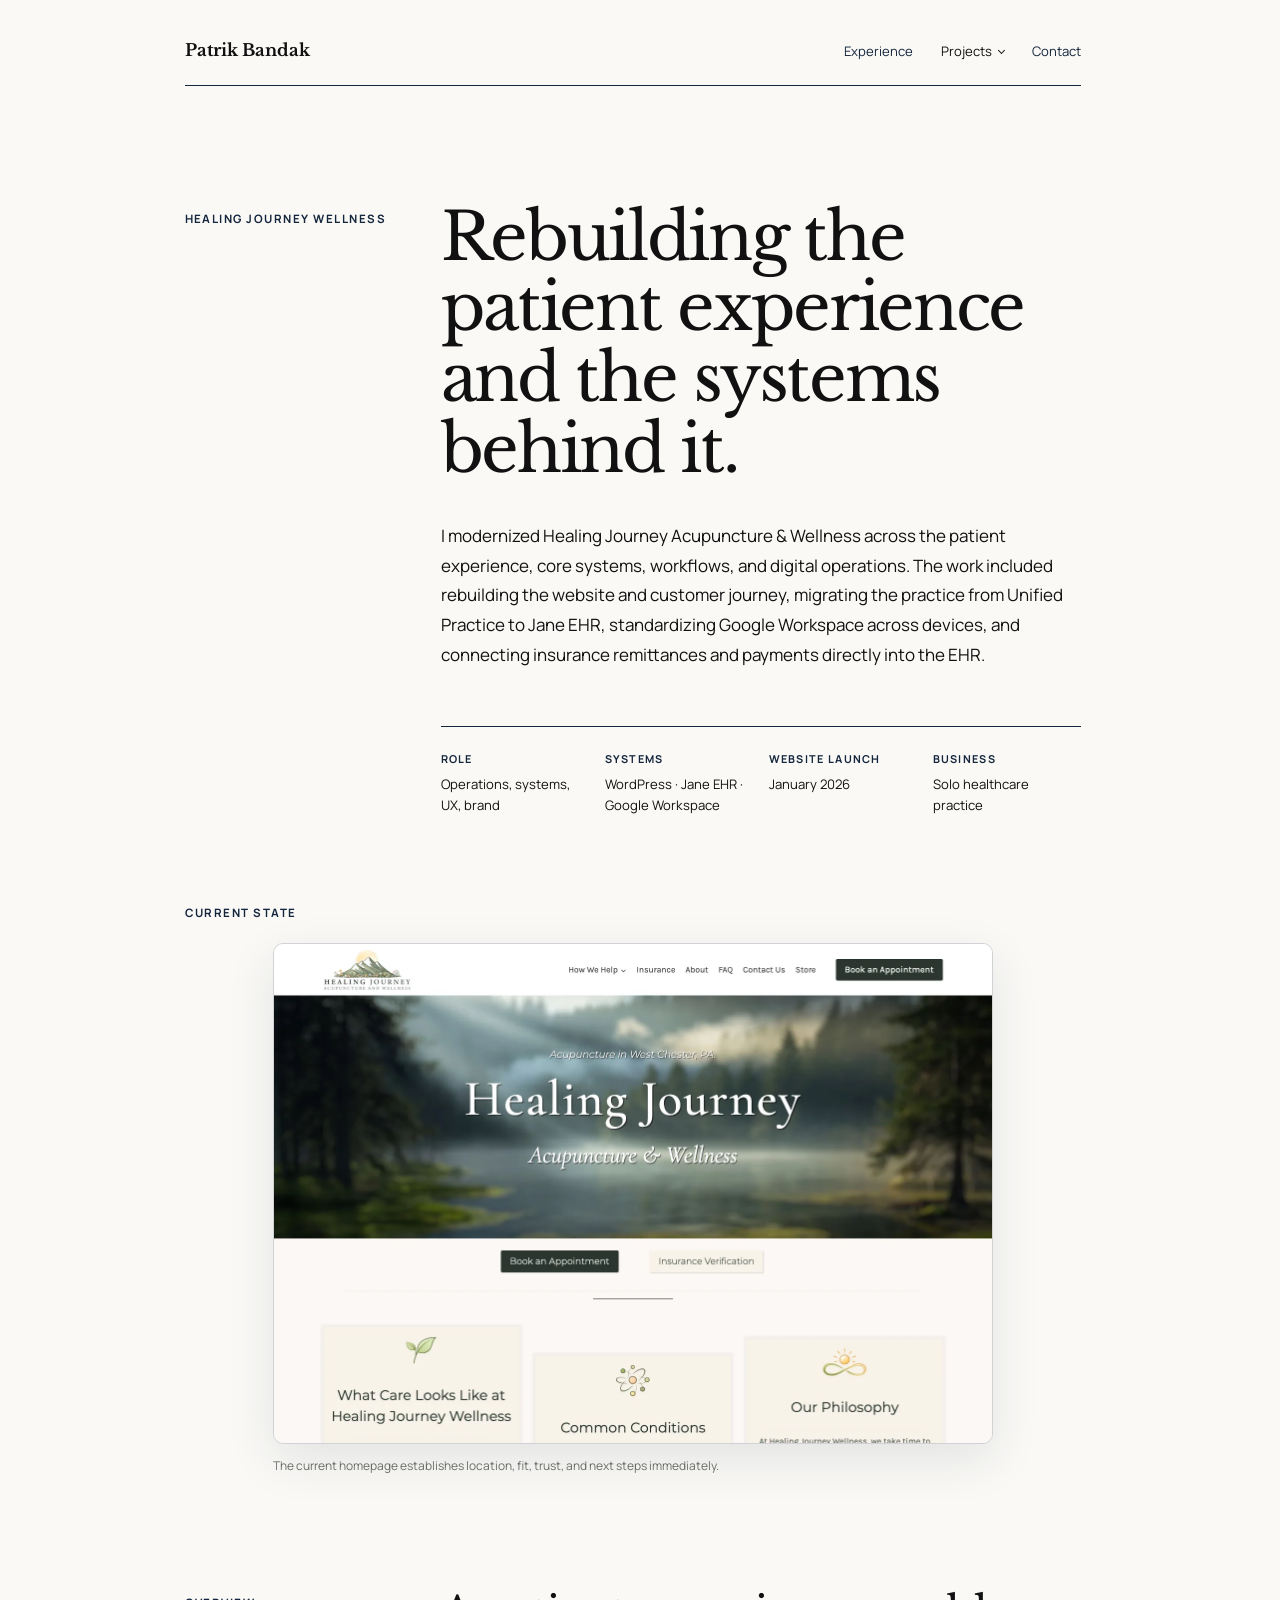
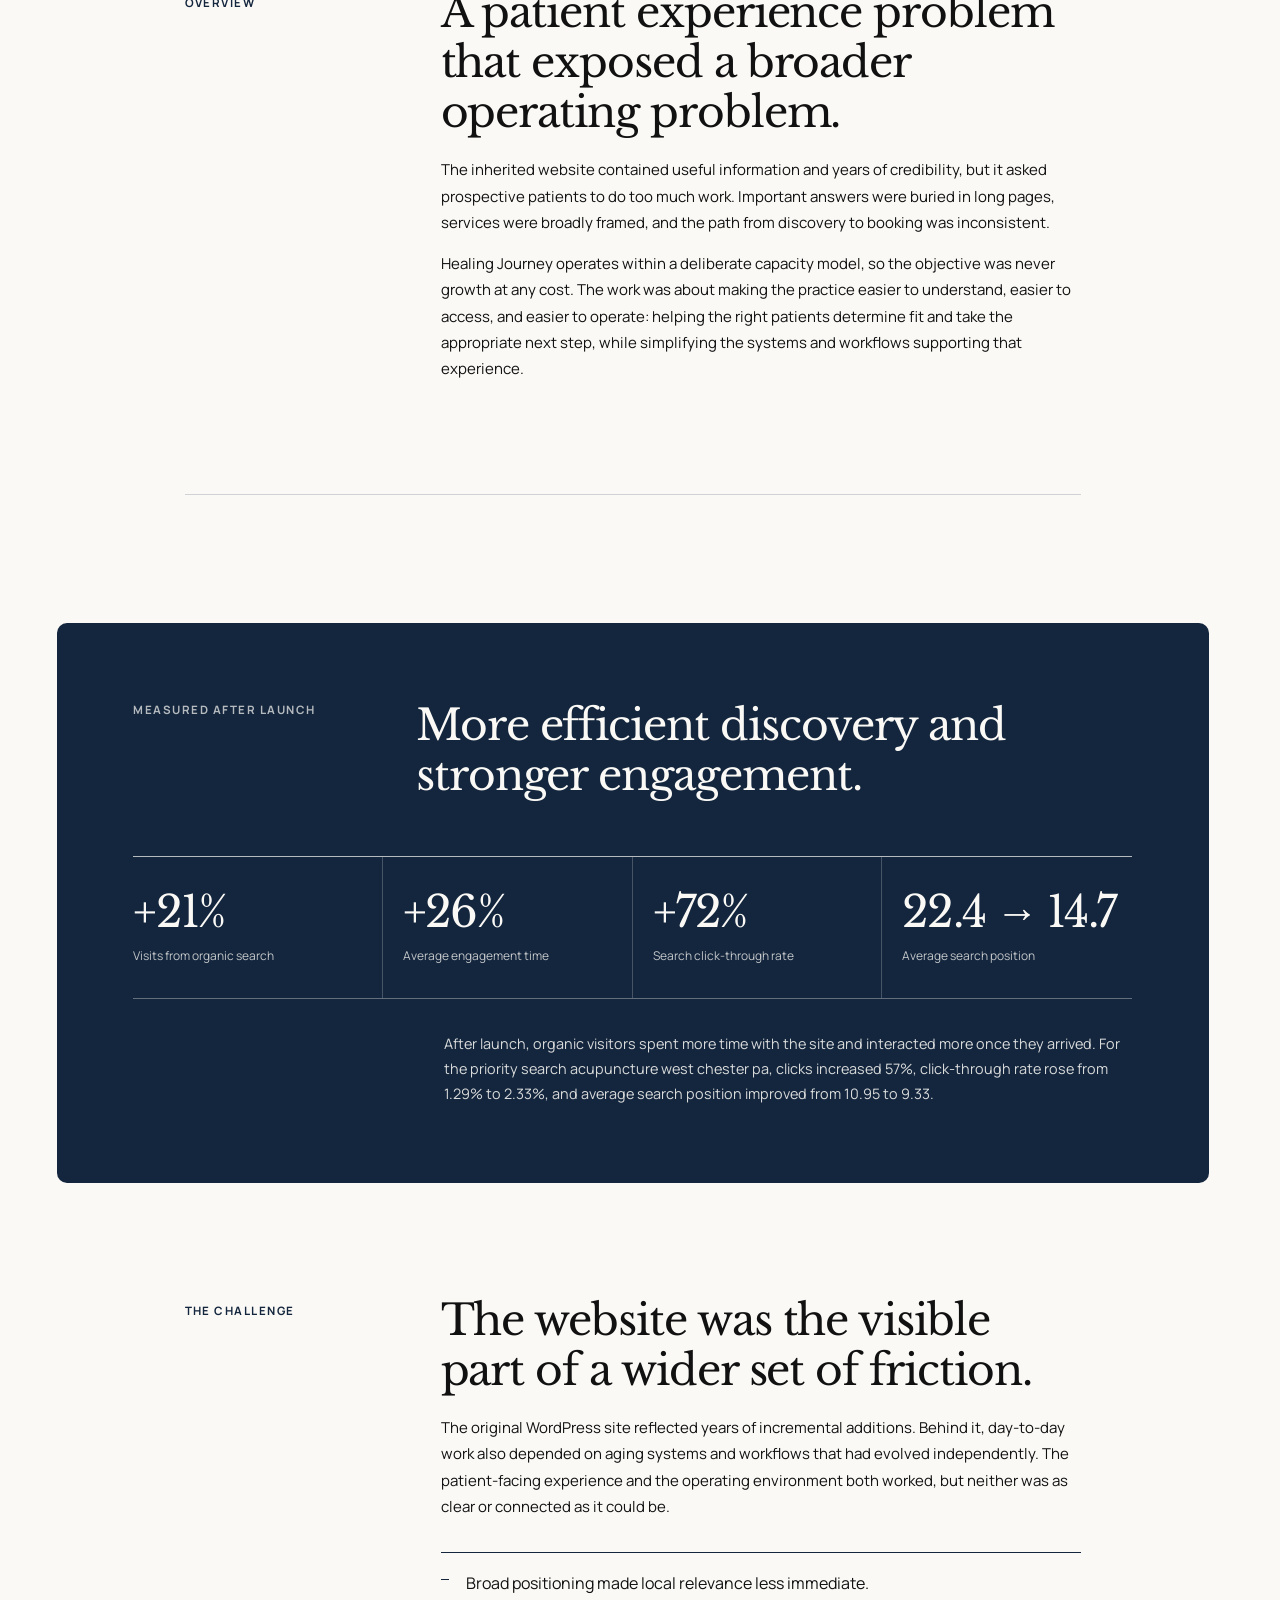
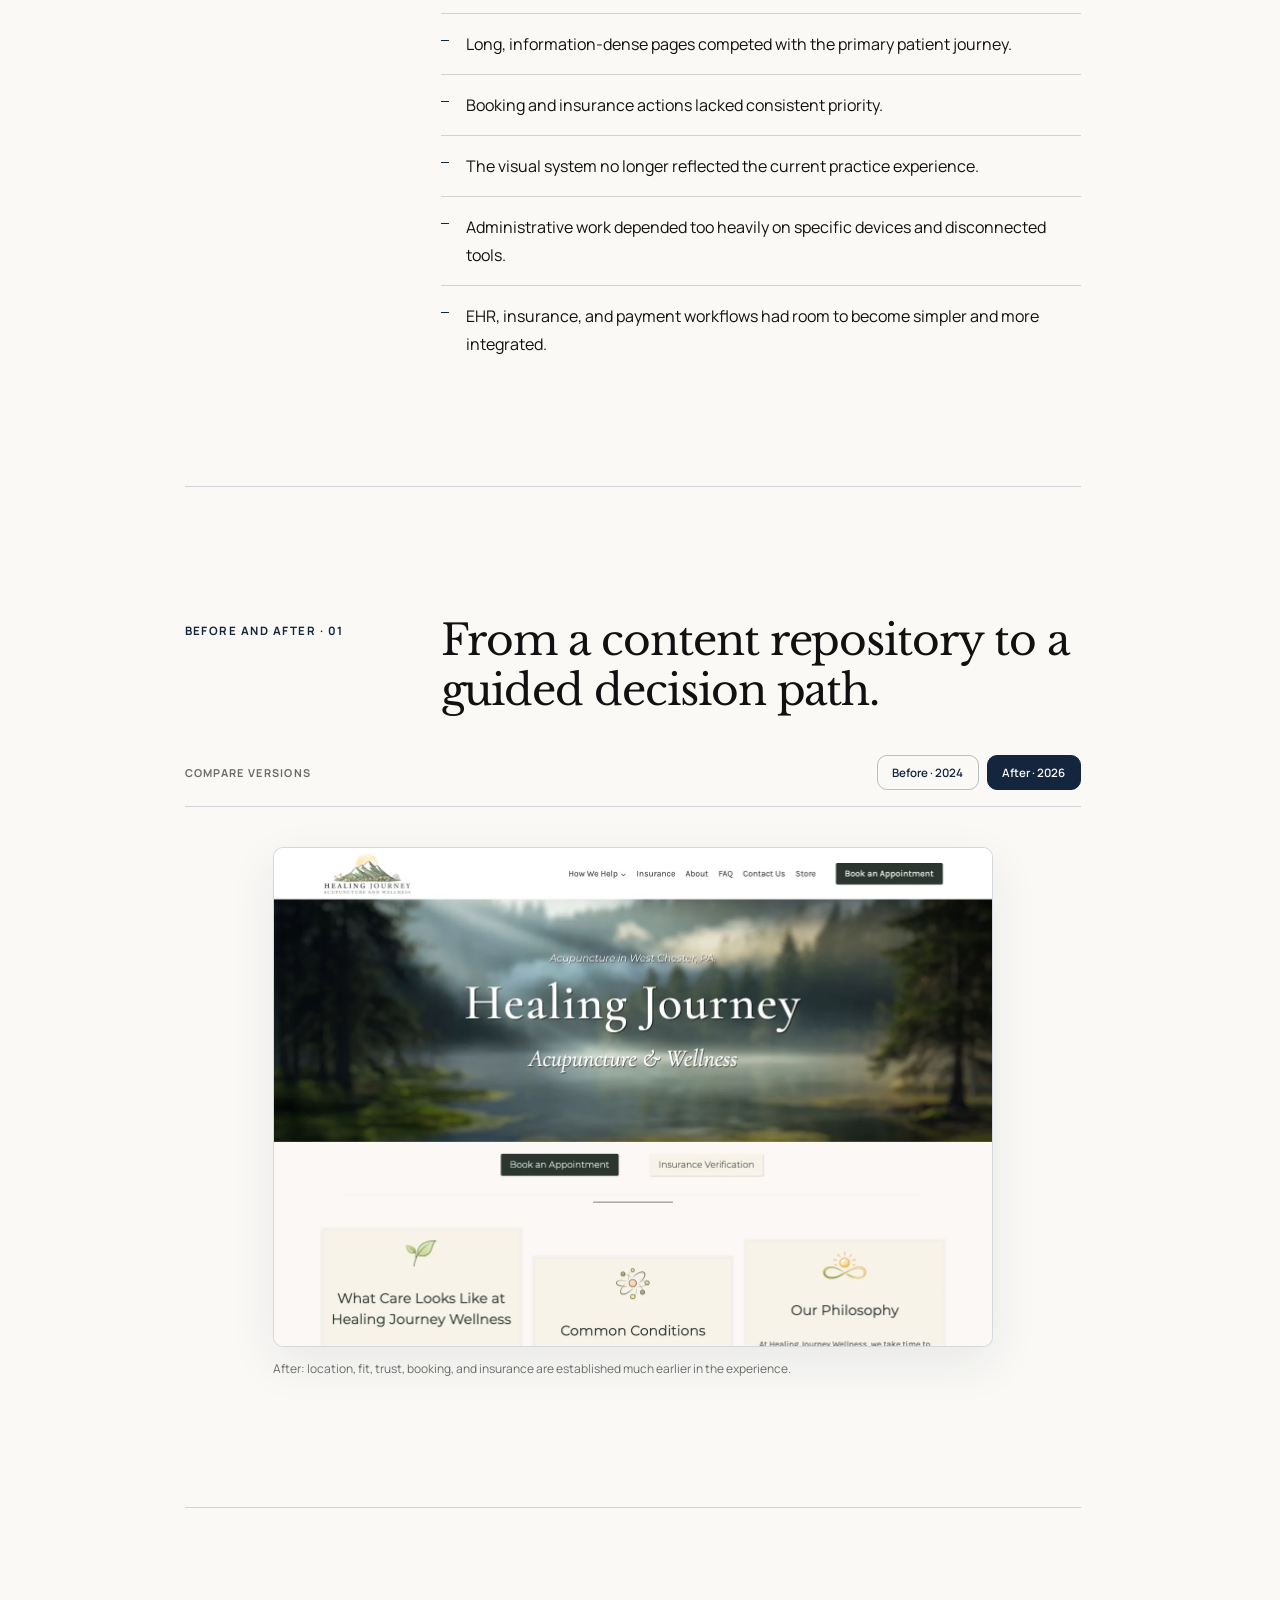
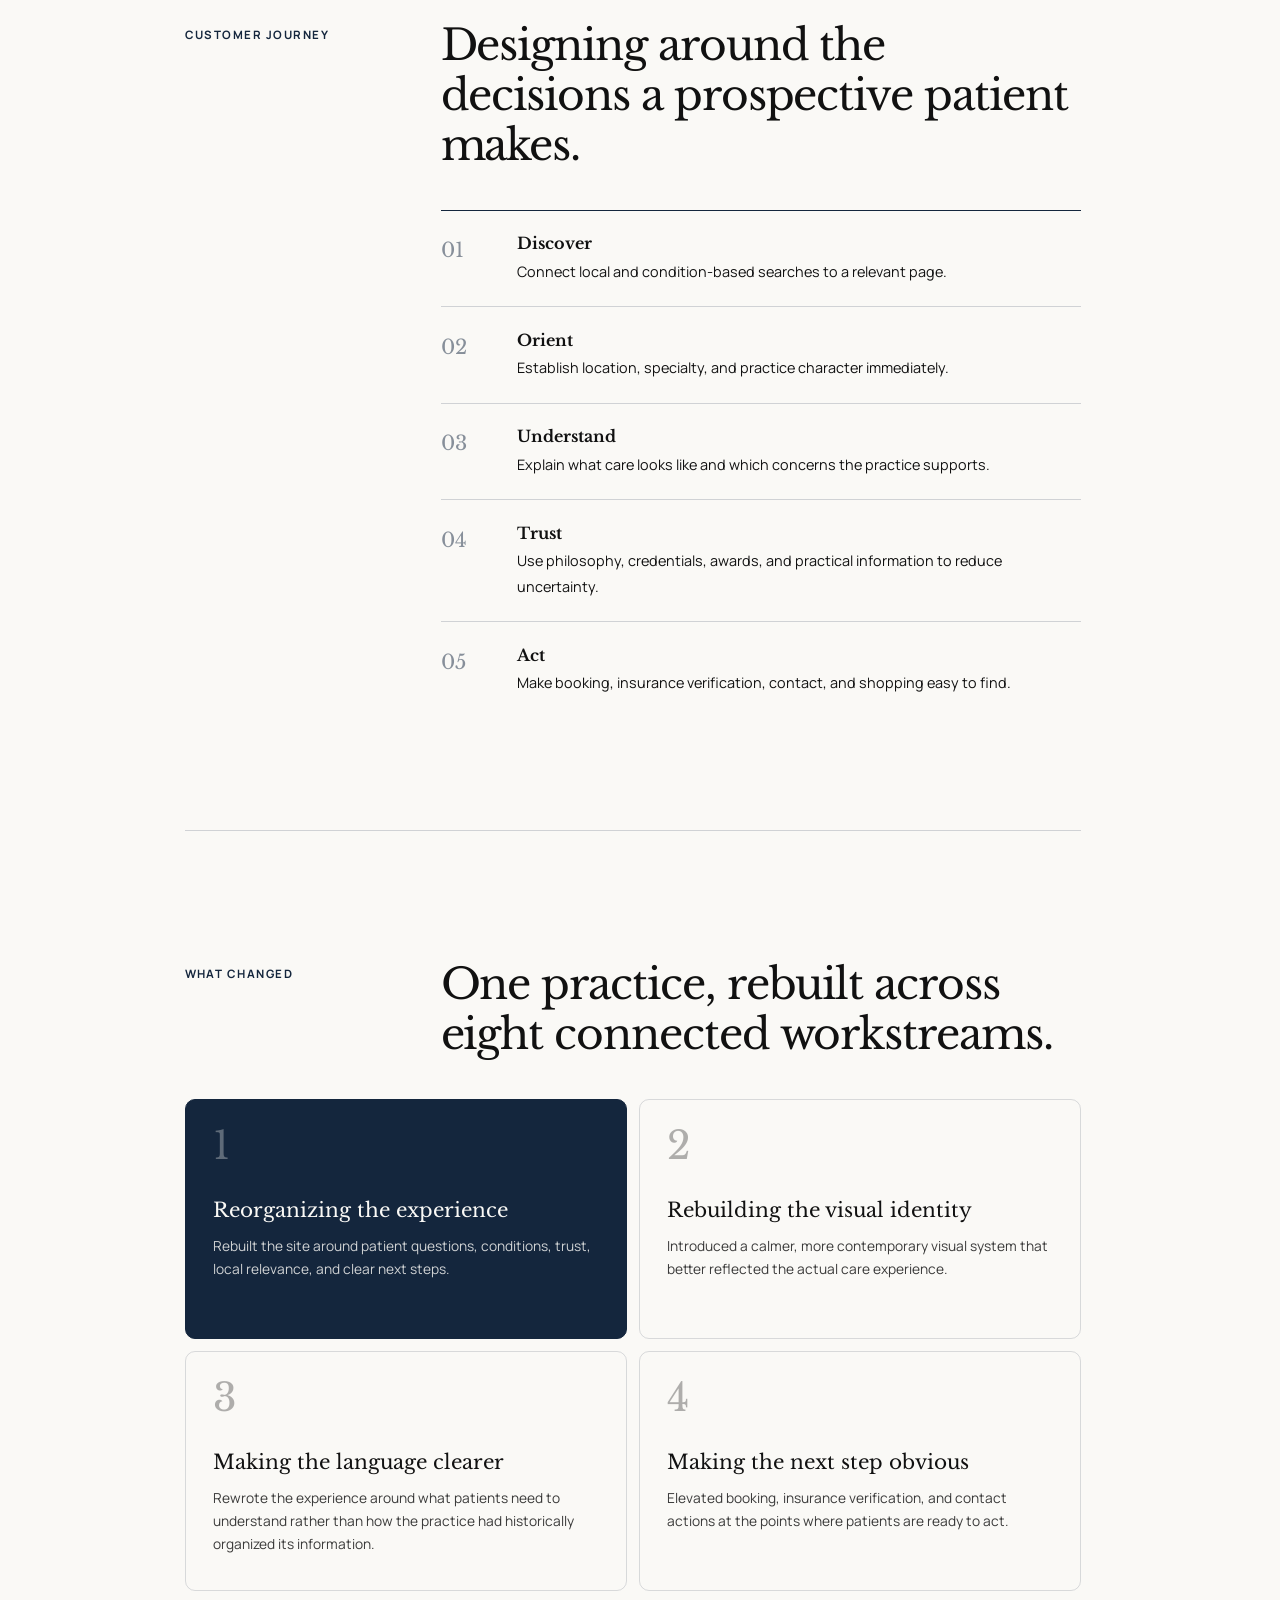
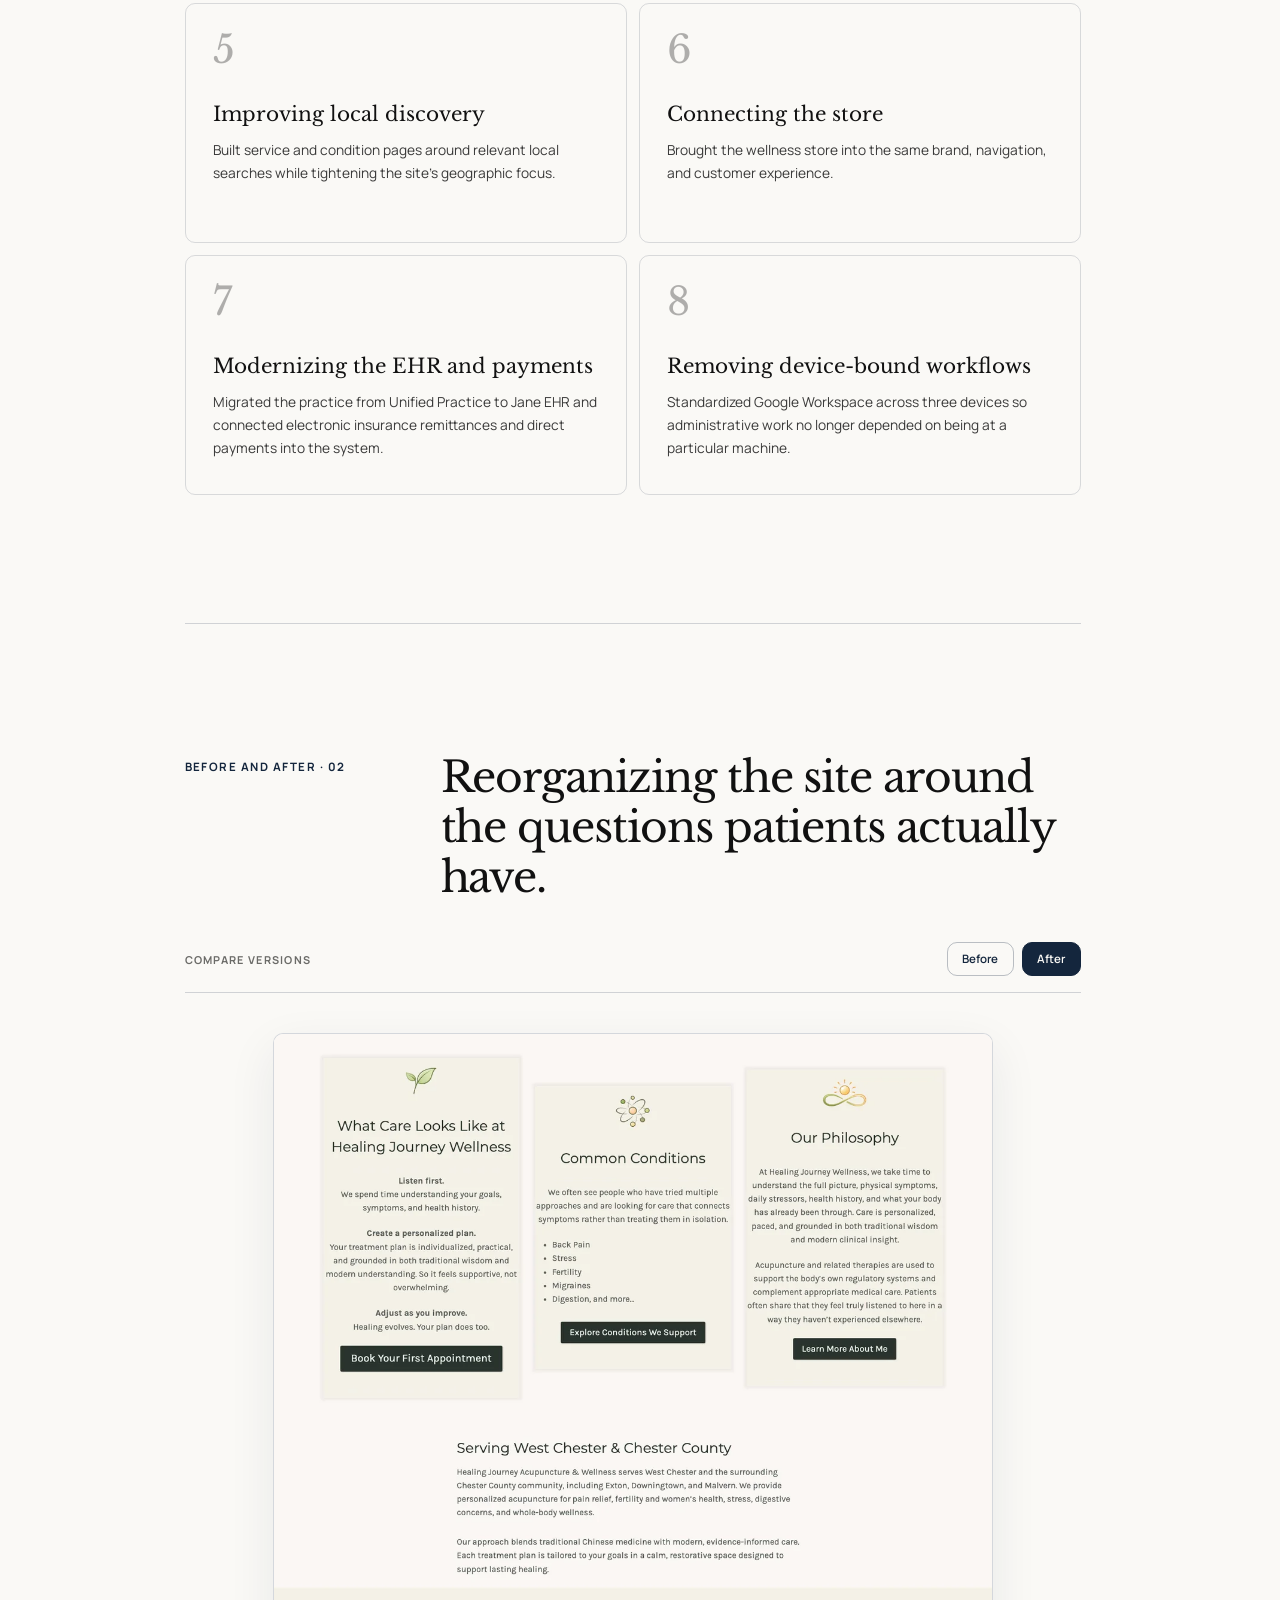
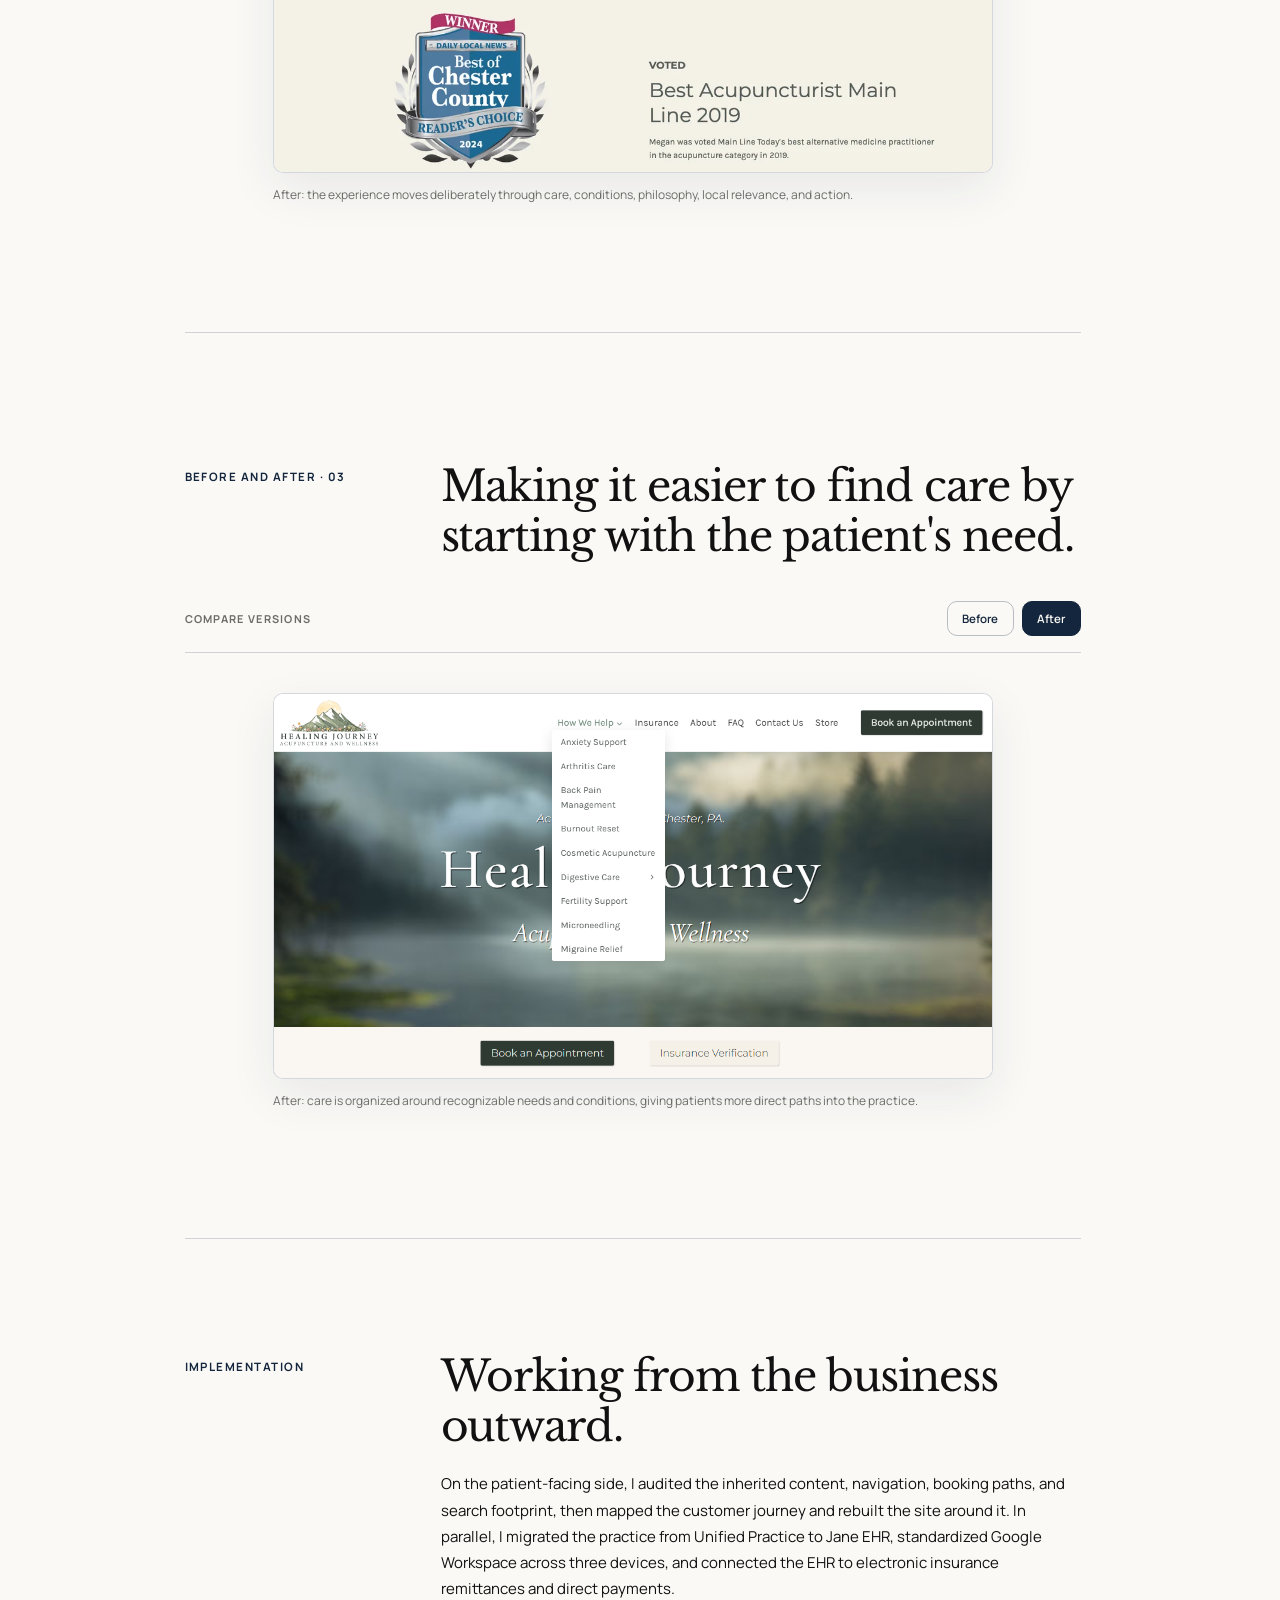
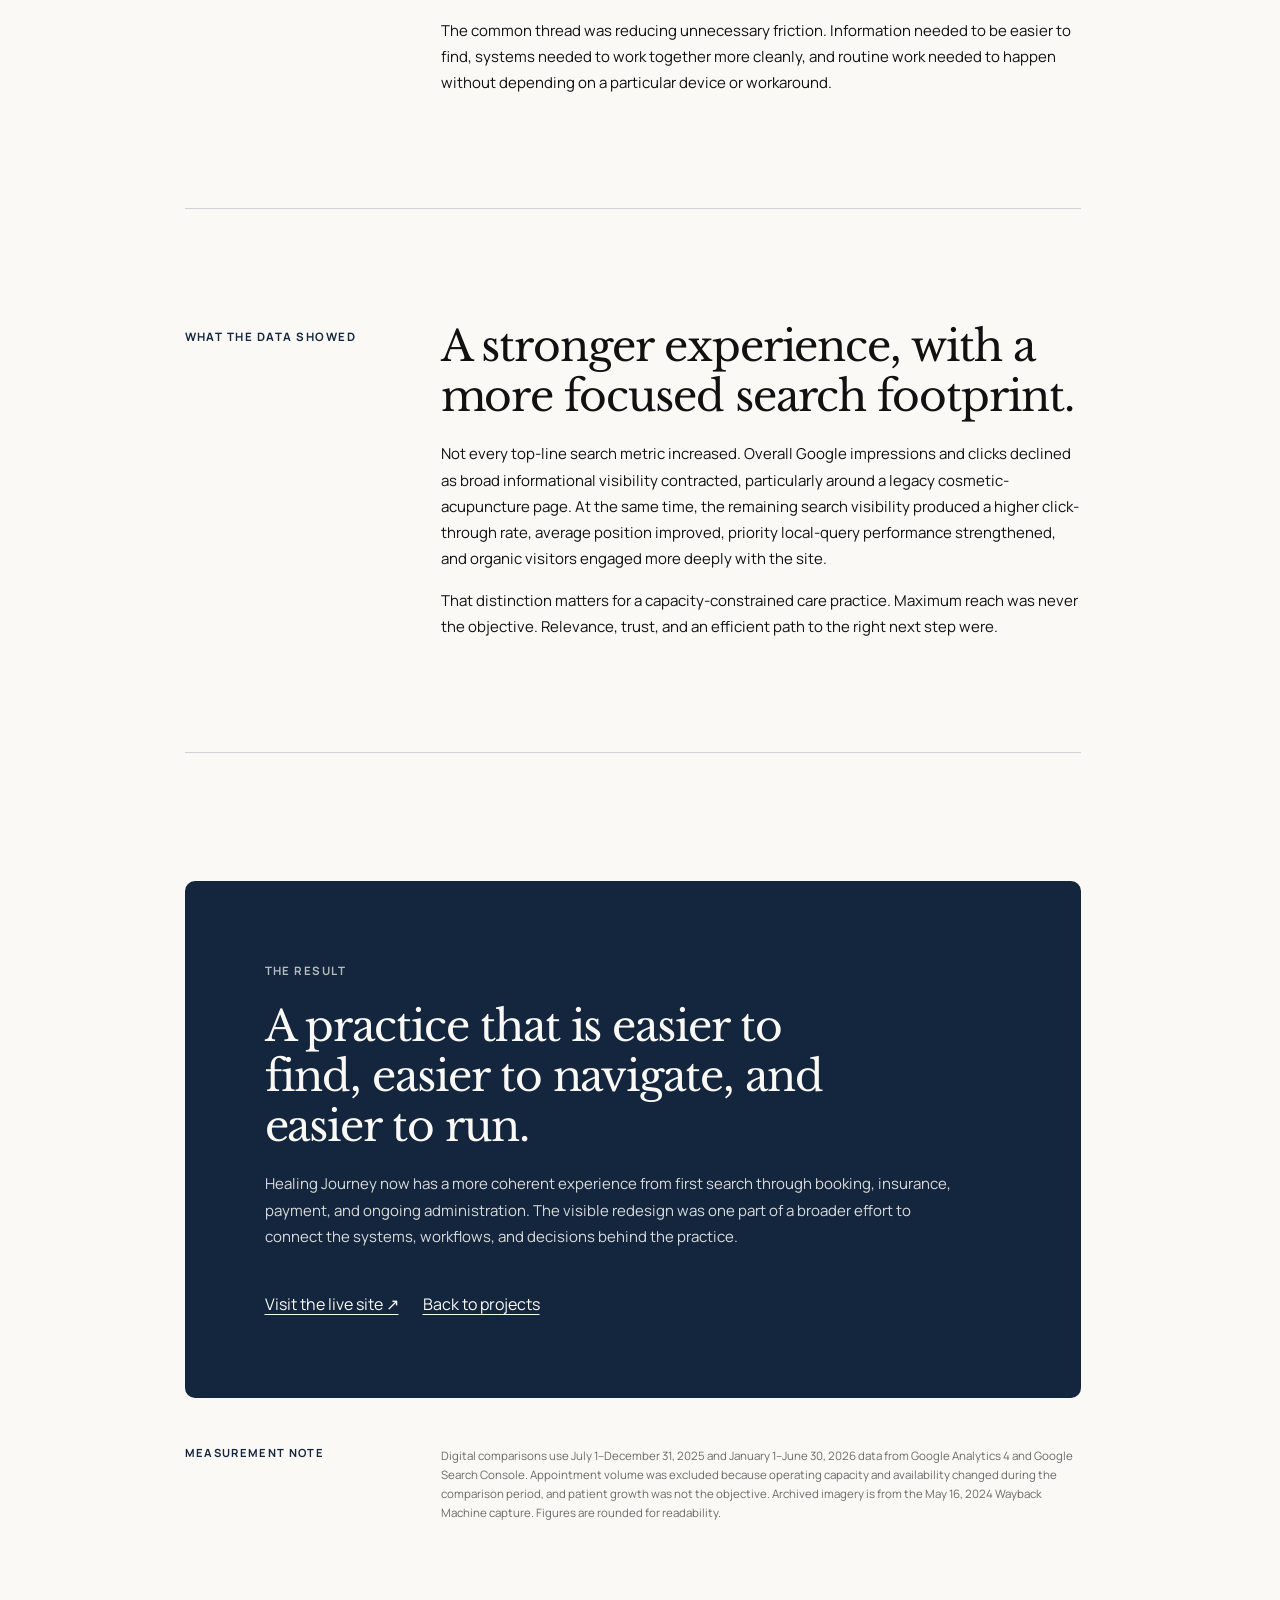
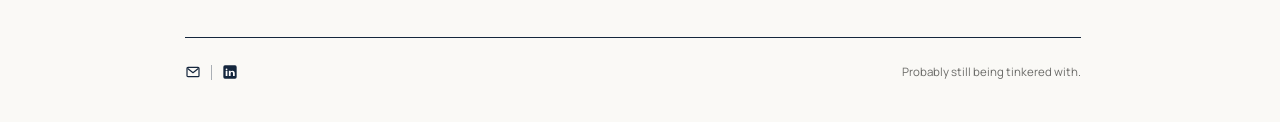
<file: projects/healthcare-redesign/index.html>
<!doctype html>

<html lang="en">

<head>
  <meta charset="utf-8">

  <meta name="viewport" content="width=device-width, initial-scale=1">

  <meta name="description"
    content="A case study in patient experience, operations, systems, brand, and digital transformation for Healing Journey Acupuncture & Wellness.">

  <meta name="theme-color" content="#faf9f6">

  <link rel="icon" type="image/png" href="/assets/favicon/favicon.png">

  <link rel="canonical" href="https://www.patrikbandak.com/projects/healthcare-redesign/">

  <meta property="og:type" content="article">

  <meta property="og:title" content="Healing Journey Acupuncture & Wellness Case Study">

  <meta property="og:description"
    content="Rebuilding the patient experience and the systems behind it, from website and local search to EHR, payments, and day-to-day operations.">

  <meta property="og:url" content="https://www.patrikbandak.com/projects/healthcare-redesign/">

  <meta property="og:image"
    content="https://www.patrikbandak.com/projects/healthcare-redesign/assets/healthcare-redesign-after-homepage.webp">

  <title>Healing Journey Case Study | Patrik Bandak</title>

  <link rel="preconnect" href="https://fonts.googleapis.com">

  <link rel="preconnect" href="https://fonts.gstatic.com" crossorigin>

  <link
    href="https://fonts.googleapis.com/css2?family=Libre+Baskerville:ital,wght@0,400;0,700;1,400&family=Manrope:wght@400;500;600;700&display=swap"
    rel="stylesheet">

  <link rel="stylesheet" href="/styles.css">
  <link rel="stylesheet" href="/case-study.css">

  <script src="/js/components.js" defer></script>

  <script type="application/ld+json">
    {
      "@context": "https://schema.org",
      "@type": "CreativeWork",
      "name": "Healing Journey Acupuncture & Wellness Case Study",
      "author": {
        "@type": "Person",
        "name": "Patrik Bandak",
        "url": "https://www.patrikbandak.com/"
      },
      "about": "Patient experience, systems, and operating transformation for an acupuncture and wellness practice",
      "url": "https://www.patrikbandak.com/projects/healthcare-redesign/"
    }
  </script>
</head>


<body class="case-study-page case-study-page--healthcare">

  <a class="skip-link" href="#main-content">
    Skip to content
  </a>


  <div class="page-shell">

    <div id="site-header"></div>


    <main id="main-content" class="page-content case-study">


      <!-- =====================================================
           HERO
           ===================================================== -->

      <header class="case-hero">

        <p class="eyebrow">
          Healing Journey Wellness
        </p>

        <h1>
          Rebuilding the patient experience and the systems behind it.
        </h1>

        <p class="case-hero__lead">
          I modernized Healing Journey Acupuncture &amp; Wellness
          across the patient experience, core systems, workflows,
          and digital operations. The work included rebuilding the
          website and customer journey, migrating the practice from
          Unified Practice to Jane EHR, standardizing Google Workspace
          across devices, and connecting insurance remittances and
          payments directly into the EHR.
        </p>


        <dl class="case-meta" aria-label="Project details">

          <div>
            <dt>Role</dt>
            <dd>Operations, systems, UX, brand</dd>
          </div>

          <div>
            <dt>Systems</dt>
            <dd>WordPress · Jane EHR · Google Workspace</dd>
          </div>

          <div>
            <dt>Website launch</dt>
            <dd>January 2026</dd>
          </div>

          <div>
            <dt>Business</dt>
            <dd>Solo healthcare practice</dd>
          </div>

        </dl>

      </header>

      <p class="eyebrow">
        Current state
      </p>

      <figure class="case-hero-image">

        <img src="/projects/healthcare-redesign/assets/healthcare-redesign-after-homepage.webp"
          alt="Current Healing Journey homepage with local positioning, a prominent booking action, insurance verification, and organized care pathways"
          width="1440" height="1000">

        <figcaption>
          The current homepage establishes location, fit, trust,
          and next steps immediately.
        </figcaption>

      </figure>



      <!-- =====================================================
           OVERVIEW
           ===================================================== -->

      <section class="case-section case-section--overview" aria-labelledby="overview-title">

        <div class="case-section__label">

          <p class="eyebrow">
            Overview
          </p>

        </div>


        <div class="case-section__body">

          <h2 id="overview-title">
            A patient experience problem that exposed a broader
            operating problem.
          </h2>

          <p class="case-intro">
            The inherited website contained useful information
            and years of credibility, but it asked prospective
            patients to do too much work. Important answers were
            buried in long pages, services were broadly framed,
            and the path from discovery to booking was inconsistent.
          </p>

          <p>
            Healing Journey operates within a deliberate capacity
            model, so the objective was never growth at any cost.
            The work was about making the practice easier to
            understand, easier to access, and easier to operate:
            helping the right patients determine fit and take the
            appropriate next step, while simplifying the systems
            and workflows supporting that experience.
          </p>

        </div>

      </section>



      <!-- =====================================================
           RESULTS
           ===================================================== -->

      <section class="case-results" aria-labelledby="results-title">

        <div class="case-results__heading">

          <p class="eyebrow">
            Measured after launch
          </p>

          <h2 id="results-title">
            More efficient discovery and stronger engagement.
          </h2>

        </div>


        <div class="metric-grid" role="list" aria-label="Project results">

          <div class="metric" role="listitem">
            <p class="metric__value">
              +21%
            </p>

            <p class="metric__label">
              Visits from organic search
            </p>
          </div>


          <div class="metric" role="listitem">
            <p class="metric__value">
              +26%
            </p>

            <p class="metric__label">
              Average engagement time
            </p>
          </div>


          <div class="metric" role="listitem">
            <p class="metric__value">
              +72%
            </p>

            <p class="metric__label">
              Search click-through rate
            </p>
          </div>


          <div class="metric" role="listitem">
            <p class="metric__value">
              22.4 → 14.7
            </p>

            <p class="metric__label">
              Average search position
            </p>
          </div>

        </div>


        <div class="case-results__detail">

          <p>
            After launch, organic visitors spent more time with
            the site and interacted more once they arrived. For
            the priority search
            <em>acupuncture west chester pa</em>, clicks increased
            57%, click-through rate rose from 1.29% to 2.33%, and
            average search position improved from 10.95 to 9.33.
          </p>

        </div>

      </section>



      <!-- =====================================================
           CHALLENGE
           ===================================================== -->

      <section class="case-section" aria-labelledby="challenge-title">

        <div class="case-section__label">

          <p class="eyebrow">
            The challenge
          </p>

        </div>


        <div class="case-section__body">

          <h2 id="challenge-title">
            The website was the visible part of a wider set of friction.
          </h2>

          <p>
            The original WordPress site reflected years of incremental
            additions. Behind it, day-to-day work also depended on
            aging systems and workflows that had evolved independently.
            The patient-facing experience and the operating environment
            both worked, but neither was as clear or connected as it
            could be.
          </p>


          <ul class="case-list">

            <li>
              Broad positioning made local relevance less immediate.
            </li>

            <li>
              Long, information-dense pages competed with the primary
              patient journey.
            </li>

            <li>
              Booking and insurance actions lacked consistent priority.
            </li>

            <li>
              The visual system no longer reflected the current
              practice experience.
            </li>

            <li>
              Administrative work depended too heavily on specific
              devices and disconnected tools.
            </li>

            <li>
              EHR, insurance, and payment workflows had room to become
              simpler and more integrated.
            </li>

          </ul>

        </div>

      </section>



      <!-- =====================================================
           BEFORE / AFTER 01
           HOMEPAGE
           ===================================================== -->

      <section class="comparison-section" aria-labelledby="comparison-home-title" data-comparison>

        <div class="comparison-section__heading">

          <p class="eyebrow">
            Before and after · 01
          </p>

          <h2 id="comparison-home-title">
            From a content repository to a guided decision path.
          </h2>

        </div>


        <div class="comparison-controls" role="group" aria-label="Compare homepage versions">

          <p class="comparison-controls__prompt">
            Compare versions
          </p>


          <div class="comparison-controls__buttons">

            <button type="button" data-comparison-target="before" aria-pressed="false">
              Before · 2024
            </button>

            <button type="button" data-comparison-target="after" aria-pressed="true">
              After · 2026
            </button>

          </div>

        </div>


        <div class="comparison-panels">

          <figure class="comparison-panel" data-comparison-panel="before">

            <img src="/projects/healthcare-redesign/assets/healthcare-redesign-before-homepage.png"
              alt="Previous Healing Journey homepage with a large script title over a blurred beach image"
              width="1304" height="682"
              loading="lazy">

            <figcaption>
              Before: useful information was present, but local
              context, next steps, and the path to care were less
              immediate.
            </figcaption>

          </figure>


          <figure class="comparison-panel" data-comparison-panel="after">

            <img src="/projects/healthcare-redesign/assets/healthcare-redesign-after-homepage.webp"
              alt="Current Healing Journey homepage with local positioning, booking and insurance actions, and organized patient pathways"
              width="1440" height="1000"
              loading="lazy">

            <figcaption>
              After: location, fit, trust, booking, and insurance
              are established much earlier in the experience.
            </figcaption>

          </figure>

        </div>

      </section>



      <!-- =====================================================
           CUSTOMER JOURNEY
           ===================================================== -->

      <section class="case-section" aria-labelledby="journey-title">

        <div class="case-section__label">

          <p class="eyebrow">
            Customer journey
          </p>

        </div>


        <div class="case-section__body">

          <h2 id="journey-title">
            Designing around the decisions a prospective patient makes.
          </h2>


          <ol class="journey-flow">

            <li>

              <span>01</span>

              <div>

                <h3>
                  Discover
                </h3>

                <p>
                  Connect local and condition-based searches
                  to a relevant page.
                </p>

              </div>

            </li>


            <li>

              <span>02</span>

              <div>

                <h3>
                  Orient
                </h3>

                <p>
                  Establish location, specialty, and practice
                  character immediately.
                </p>

              </div>

            </li>


            <li>

              <span>03</span>

              <div>

                <h3>
                  Understand
                </h3>

                <p>
                  Explain what care looks like and which concerns
                  the practice supports.
                </p>

              </div>

            </li>


            <li>

              <span>04</span>

              <div>

                <h3>
                  Trust
                </h3>

                <p>
                  Use philosophy, credentials, awards, and practical
                  information to reduce uncertainty.
                </p>

              </div>

            </li>


            <li>

              <span>05</span>

              <div>

                <h3>
                  Act
                </h3>

                <p>
                  Make booking, insurance verification, contact,
                  and shopping easy to find.
                </p>

              </div>

            </li>

          </ol>

        </div>

      </section>



      <!-- =====================================================
           WORKSTREAMS
           ===================================================== -->

      <section class="process-section" aria-labelledby="work-title">

        <div class="process-section__heading">

          <p class="eyebrow">
            What changed
          </p>

          <h2 id="work-title">
            One practice, rebuilt across eight connected workstreams.
          </h2>

        </div>


        <div class="workstream-grid">

          <article class="workstream workstream--navy">

            <p class="workstream__number">
              1
            </p>

            <h3>
              Reorganizing the experience
            </h3>

            <p>
              Rebuilt the site around patient questions, conditions,
              trust, local relevance, and clear next steps.
            </p>

          </article>


          <article class="workstream">

            <p class="workstream__number">
              2
            </p>

            <h3>
              Rebuilding the visual identity
            </h3>

            <p>
              Introduced a calmer, more contemporary visual system
              that better reflected the actual care experience.
            </p>

          </article>


          <article class="workstream">

            <p class="workstream__number">
              3
            </p>

            <h3>
              Making the language clearer
            </h3>

            <p>
              Rewrote the experience around what patients need to
              understand rather than how the practice had historically
              organized its information.
            </p>

          </article>


          <article class="workstream">

            <p class="workstream__number">
              4
            </p>

            <h3>
              Making the next step obvious
            </h3>

            <p>
              Elevated booking, insurance verification, and contact
              actions at the points where patients are ready to act.
            </p>

          </article>


          <article class="workstream">

            <p class="workstream__number">
              5
            </p>

            <h3>
              Improving local discovery
            </h3>

            <p>
              Built service and condition pages around relevant local
              searches while tightening the site's geographic focus.
            </p>

          </article>


          <article class="workstream">

            <p class="workstream__number">
              6
            </p>

            <h3>
              Connecting the store
            </h3>

            <p>
              Brought the wellness store into the same brand,
              navigation, and customer experience.
            </p>

          </article>


          <article class="workstream">

            <p class="workstream__number">
              7
            </p>

            <h3>
              Modernizing the EHR and payments
            </h3>

            <p>
              Migrated the practice from Unified Practice to Jane EHR
              and connected electronic insurance remittances and
              direct payments into the system.
            </p>

          </article>


          <article class="workstream">

            <p class="workstream__number">
              8
            </p>

            <h3>
              Removing device-bound workflows
            </h3>

            <p>
              Standardized Google Workspace across three devices so
              administrative work no longer depended on being at a
              particular machine.
            </p>

          </article>

        </div>

      </section>



      <!-- =====================================================
           BEFORE / AFTER 02
           CONTENT JOURNEY
           ===================================================== -->

      <section class="comparison-section" aria-labelledby="comparison-content-title" data-comparison>

        <div class="comparison-section__heading">

          <p class="eyebrow">
            Before and after · 02
          </p>

          <h2 id="comparison-content-title">
            Reorganizing the site around the questions patients
            actually have.
          </h2>

        </div>


        <div class="comparison-controls" role="group" aria-label="Compare content organization">

          <p class="comparison-controls__prompt">
            Compare versions
          </p>


          <div class="comparison-controls__buttons">

            <button type="button" data-comparison-target="before" aria-pressed="false">
              Before
            </button>

            <button type="button" data-comparison-target="after" aria-pressed="true">
              After
            </button>

          </div>

        </div>


        <div class="comparison-panels">

          <figure class="comparison-panel" data-comparison-panel="before">

            <img src="/projects/healthcare-redesign/assets/healthcare-redesign-before-content.webp"
              alt="Previous Healing Journey homepage content with broad specialties and a long frequently asked questions section"
              width="1200" height="1898"
              loading="lazy">

            <figcaption>
              Before: specialties, credentials, and educational
              content competed for attention without a clear sequence.
            </figcaption>

          </figure>


          <figure class="comparison-panel" data-comparison-panel="after">

            <img src="/projects/healthcare-redesign/assets/healthcare-redesign-after-journey.webp"
              alt="Current Healing Journey website organized around care, conditions, philosophy, and local relevance"
              width="1200" height="1233"
              loading="lazy">

            <figcaption>
              After: the experience moves deliberately through care,
              conditions, philosophy, local relevance, and action.
            </figcaption>

          </figure>

        </div>

      </section>



      <!-- =====================================================
           BEFORE / AFTER 03
           SERVICES
           ===================================================== -->

      <section class="comparison-section" aria-labelledby="comparison-services-title" data-comparison>

        <div class="comparison-section__heading">

          <p class="eyebrow">
            Before and after · 03
          </p>

          <h2 id="comparison-services-title">
            Making it easier to find care by starting with the
            patient's need.
          </h2>

        </div>


        <div class="comparison-controls" role="group" aria-label="Compare service navigation">

          <p class="comparison-controls__prompt">
            Compare versions
          </p>


          <div class="comparison-controls__buttons">

            <button type="button" data-comparison-target="before" aria-pressed="false">
              Before
            </button>

            <button type="button" data-comparison-target="after" aria-pressed="true">
              After
            </button>

          </div>

        </div>


        <div class="comparison-panels">

          <figure class="comparison-panel" data-comparison-panel="before">

            <img src="/projects/healthcare-redesign/assets/healthcare-redesign-before-services.png"
              alt="Previous Healing Journey service navigation with a small set of broad treatment categories"
              width="1263" height="678"
              loading="lazy">

            <figcaption>
              Before: a small set of broad treatment categories
              placed more interpretation on the patient.
            </figcaption>

          </figure>


          <figure class="comparison-panel" data-comparison-panel="after">

            <img src="/projects/healthcare-redesign/assets/healthcare-redesign-after-services.png"
              alt="Current Healing Journey navigation with care options organized around recognizable patient needs and conditions"
              width="1269" height="679"
              loading="lazy">

            <figcaption>
              After: care is organized around recognizable needs
              and conditions, giving patients more direct paths
              into the practice.
            </figcaption>

          </figure>

        </div>

      </section>



      <!-- =====================================================
           IMPLEMENTATION
           ===================================================== -->

      <section class="case-section" aria-labelledby="implementation-title">

        <div class="case-section__label">

          <p class="eyebrow">
            Implementation
          </p>

        </div>


        <div class="case-section__body">

          <h2 id="implementation-title">
            Working from the business outward.
          </h2>

          <p>
            On the patient-facing side, I audited the inherited
            content, navigation, booking paths, and search footprint,
            then mapped the customer journey and rebuilt the site
            around it. In parallel, I migrated the practice from
            Unified Practice to Jane EHR, standardized Google Workspace
            across three devices, and connected the EHR to electronic
            insurance remittances and direct payments.
          </p>

          <p>
            The common thread was reducing unnecessary friction.
            Information needed to be easier to find, systems needed
            to work together more cleanly, and routine work needed
            to happen without depending on a particular device or
            workaround.
          </p>

        </div>

      </section>



      <!-- =====================================================
           DATA INTERPRETATION
           ===================================================== -->

      <section class="case-section" aria-labelledby="interpretation-title">

        <div class="case-section__label">

          <p class="eyebrow">
            What the data showed
          </p>

        </div>


        <div class="case-section__body">

          <h2 id="interpretation-title">
            A stronger experience, with a more focused search footprint.
          </h2>

          <p>
            Not every top-line search metric increased. Overall Google
            impressions and clicks declined as broad informational
            visibility contracted, particularly around a legacy
            cosmetic-acupuncture page. At the same time, the remaining
            search visibility produced a higher click-through rate,
            average position improved, priority local-query performance
            strengthened, and organic visitors engaged more deeply
            with the site.
          </p>

          <p>
            That distinction matters for a capacity-constrained care
            practice. Maximum reach was never the objective. Relevance,
            trust, and an efficient path to the right next step were.
          </p>

        </div>

      </section>



      <!-- =====================================================
           CLOSE
           ===================================================== -->

      <section class="case-close" aria-labelledby="close-title">

        <p class="eyebrow">
          The result
        </p>

        <h2 id="close-title">
          A practice that is easier to find, easier to navigate,
          and easier to run.
        </h2>

        <p>
          Healing Journey now has a more coherent experience from
          first search through booking, insurance, payment, and
          ongoing administration. The visible redesign was one part
          of a broader effort to connect the systems, workflows,
          and decisions behind the practice.
        </p>


        <div class="case-close__links">

          <a href="https://healingjourneywellness.com/" target="_blank" rel="noopener noreferrer">
            Visit the live site ↗
          </a>

          <a href="/projects/">
            Back to projects
          </a>

        </div>

      </section>



      <!-- =====================================================
           MEASUREMENT NOTE
           ===================================================== -->

      <aside class="measurement-note" aria-labelledby="measurement-title">

        <h2 id="measurement-title">
          Measurement note
        </h2>

        <p>
          Digital comparisons use July 1–December 31, 2025 and
          January 1–June 30, 2026 data from Google Analytics 4
          and Google Search Console. Appointment volume was excluded
          because operating capacity and availability changed during
          the comparison period, and patient growth was not the
          objective. Archived imagery is from the May 16, 2024
          Wayback Machine capture. Figures are rounded for readability.
        </p>

      </aside>


    </main>


    <div id="site-footer"></div>

  </div>

</body>

</html>
</file>
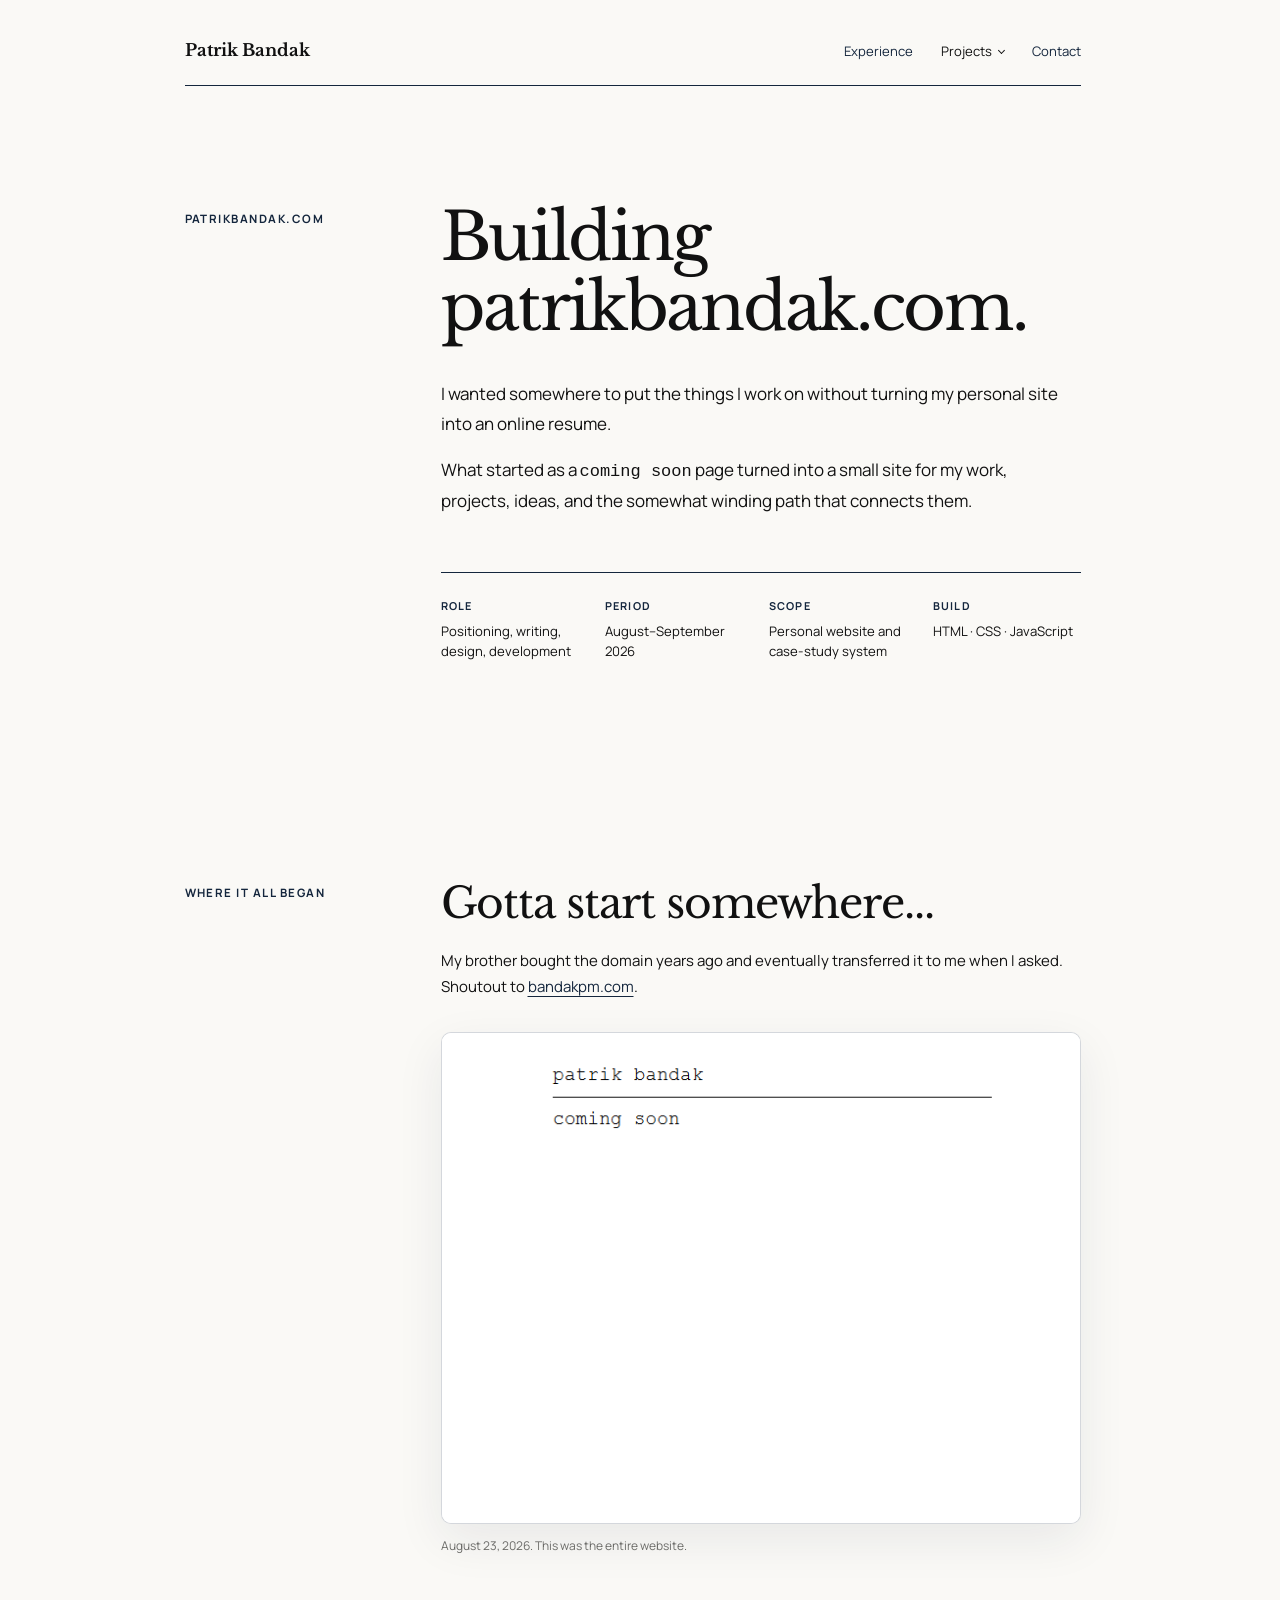
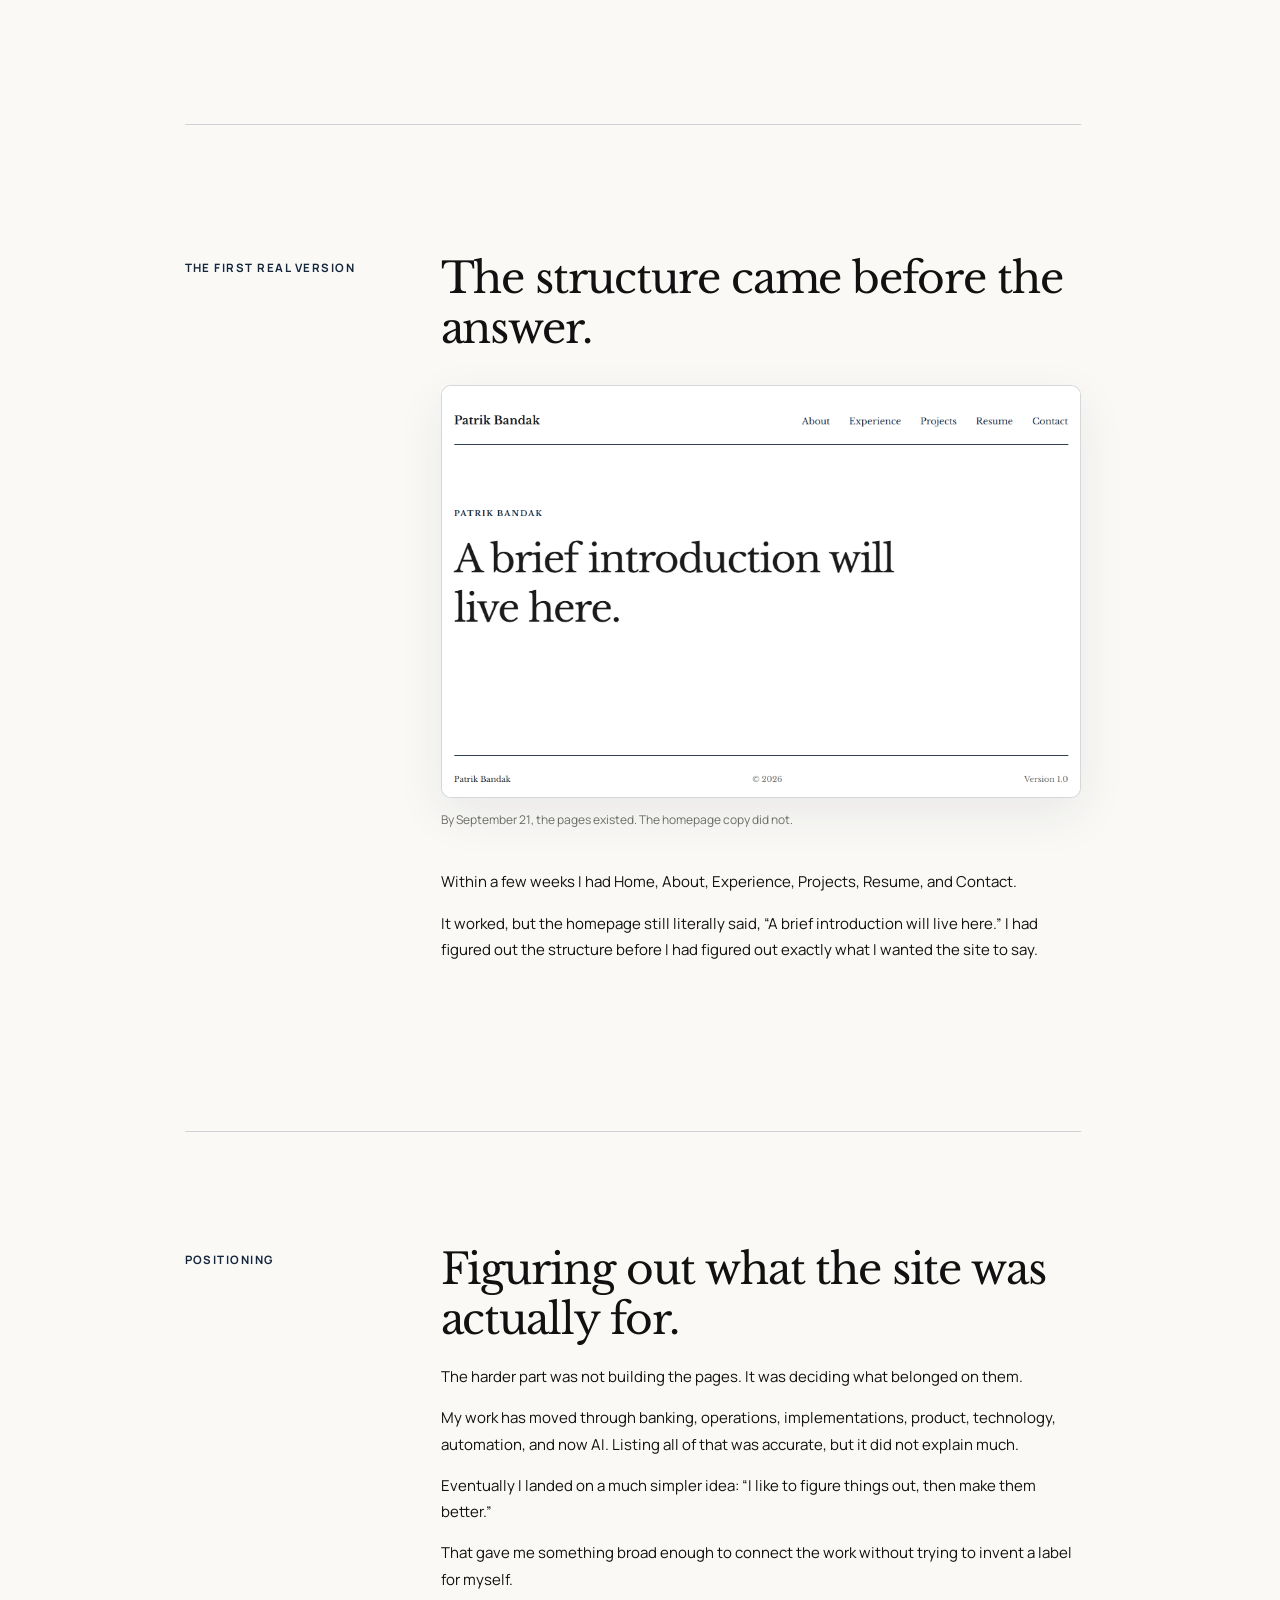
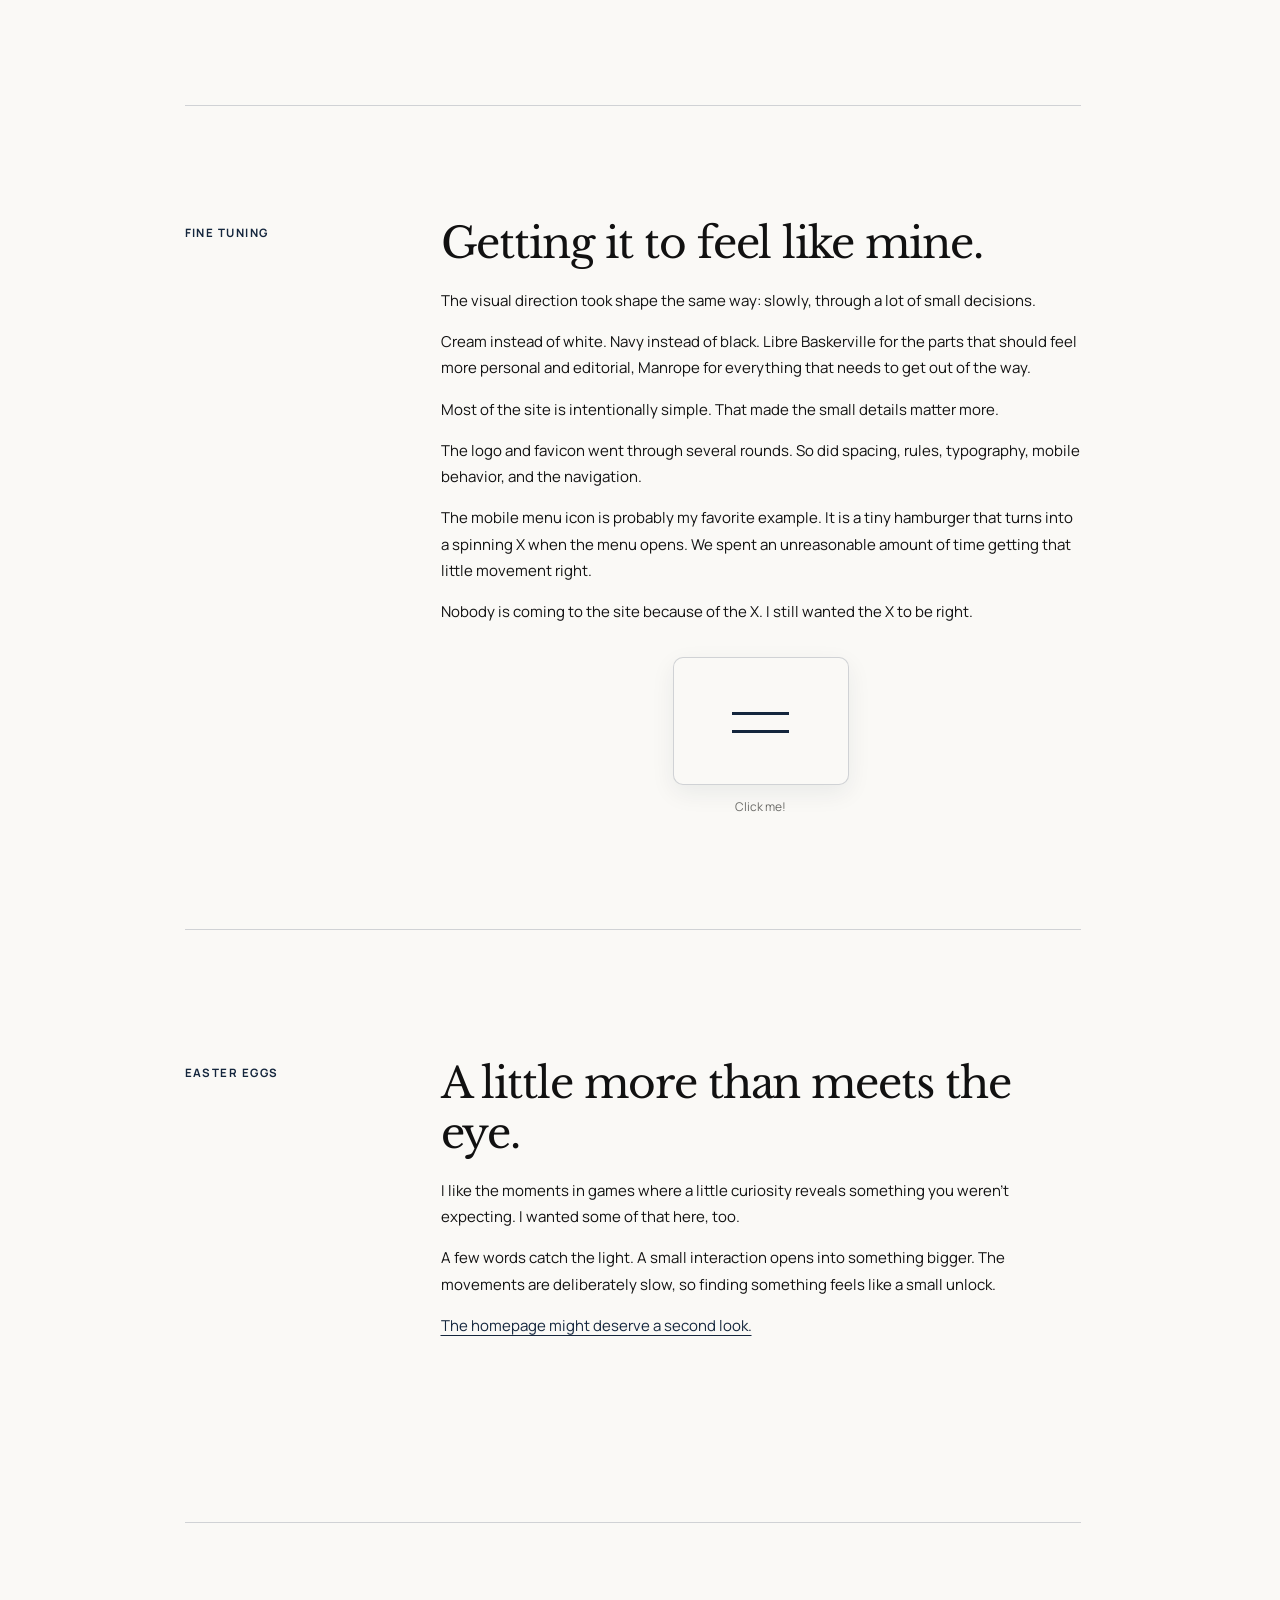
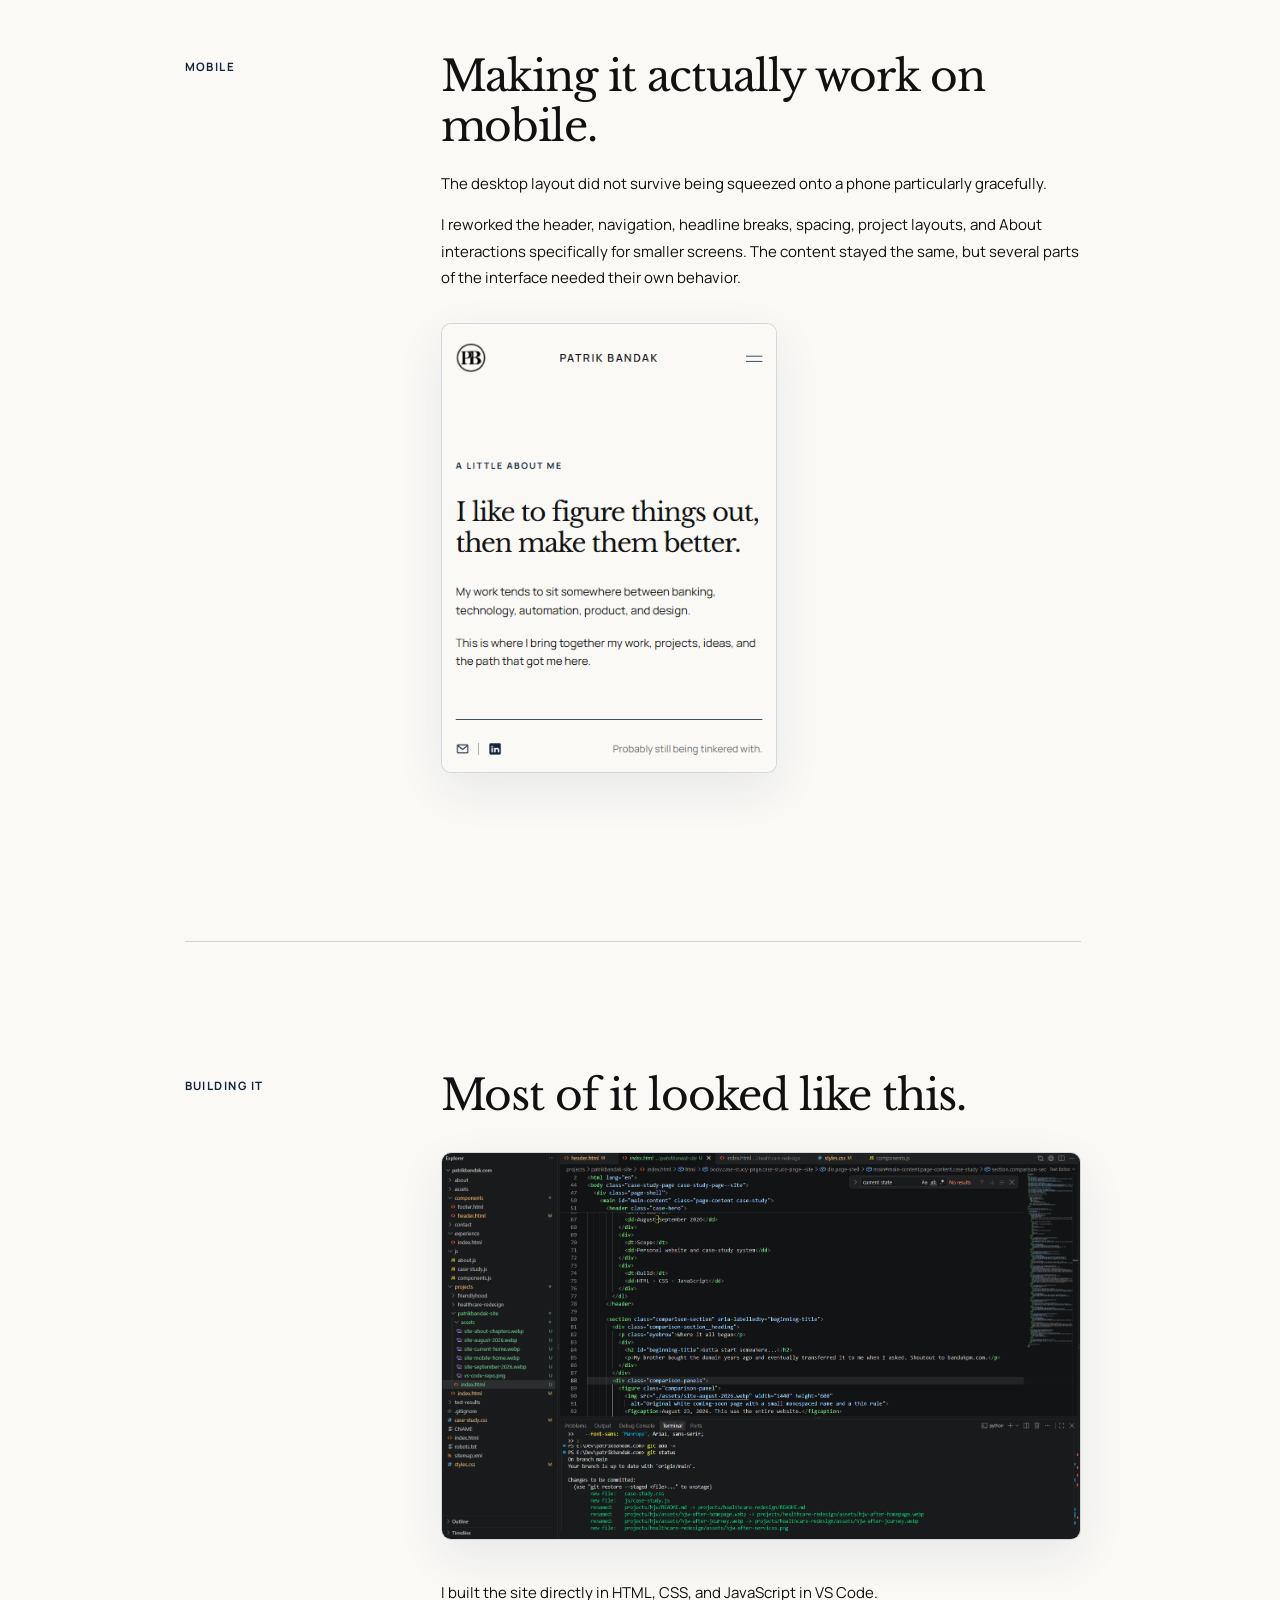
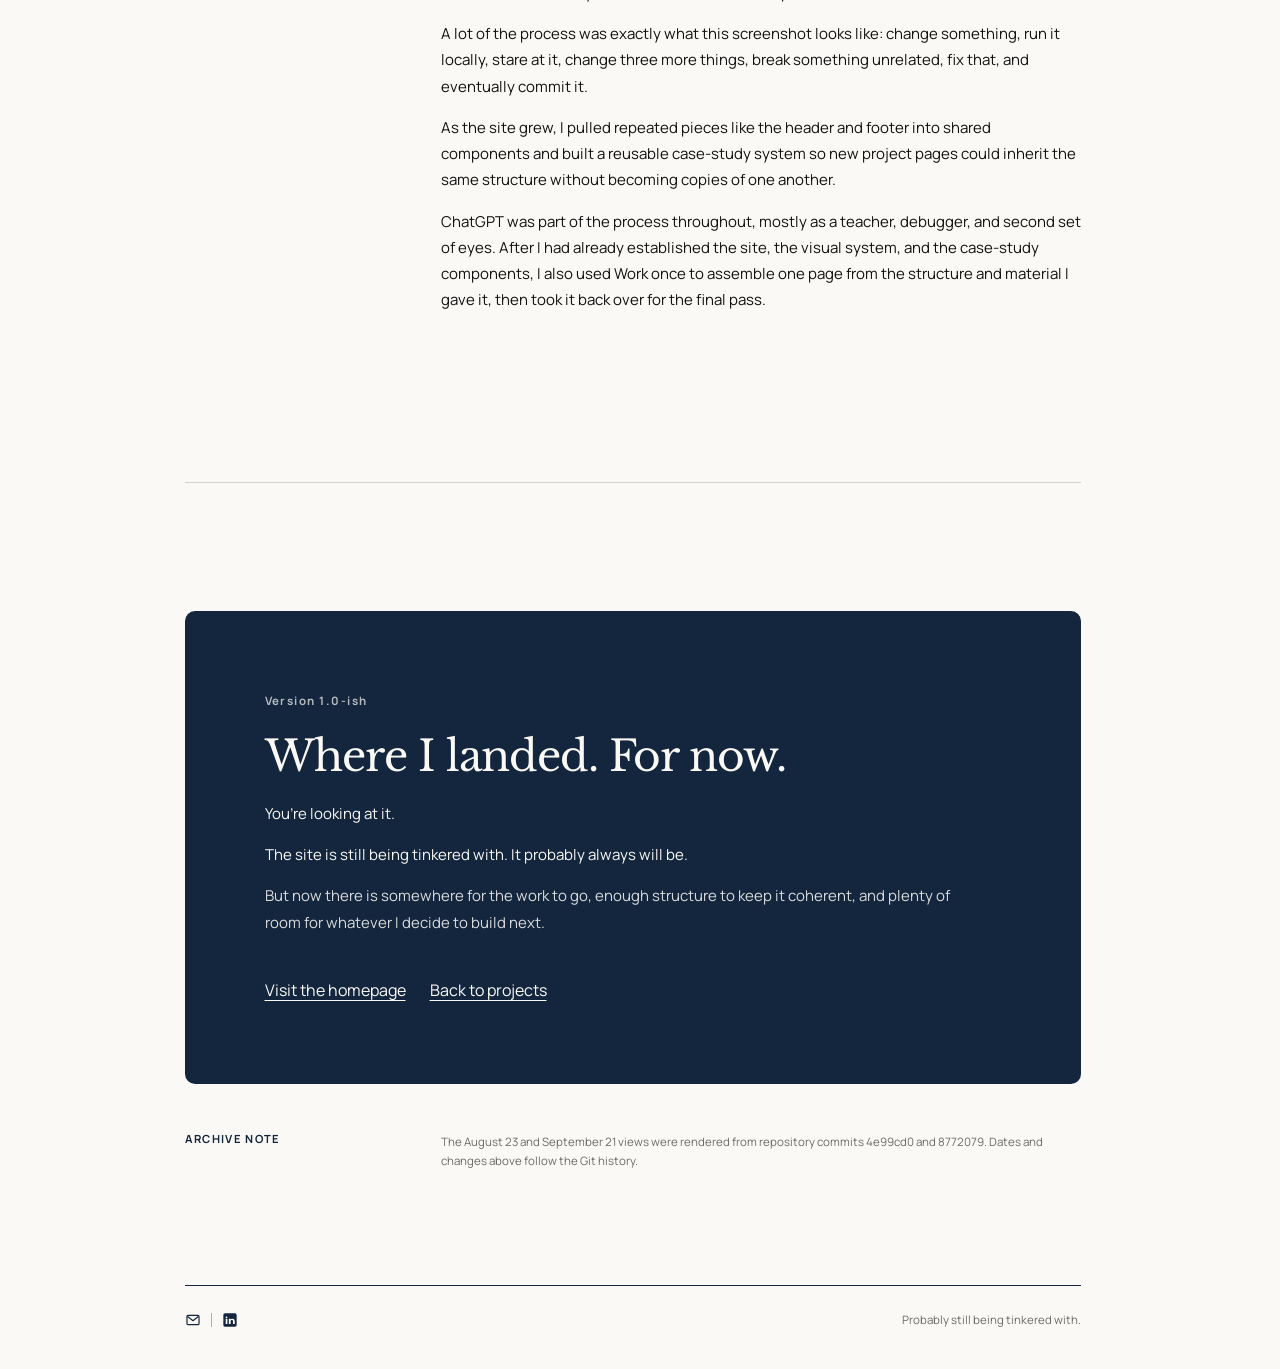
<file: projects/patrikbandak-site/index.html>
<!doctype html>

<html lang="en">

<head>

  <meta charset="utf-8">

  <meta name="viewport" content="width=device-width, initial-scale=1">

  <meta name="description" content="From a coming-soon page to a personal site for my work, projects, and ideas.">

  <meta name="theme-color" content="#faf9f6">

  <link rel="icon" type="image/png" href="/assets/favicon/favicon.png">

  <link rel="canonical" href="https://www.patrikbandak.com/projects/patrikbandak-site/">


  <meta property="og:type" content="article">

  <meta property="og:title" content="Building patrikbandak.com">

  <meta property="og:description"
    content="How a coming-soon page slowly became a place for my work, projects, and ideas.">

  <meta property="og:url" content="https://www.patrikbandak.com/projects/patrikbandak-site/">

  <meta property="og:image"
    content="https://www.patrikbandak.com/projects/patrikbandak-site/assets/site-september-2026.png">


  <title>
    Building patrikbandak.com | Patrik Bandak
  </title>


  <link rel="preconnect" href="https://fonts.googleapis.com">

  <link rel="preconnect" href="https://fonts.gstatic.com" crossorigin>

  <link
    href="https://fonts.googleapis.com/css2?family=Libre+Baskerville:ital,wght@0,400;0,700;1,400&amp;family=Manrope:wght@400;500;600;700&amp;display=swap"
    rel="stylesheet">

  <link rel="stylesheet" href="/styles.css">

  <link rel="stylesheet" href="/case-study.css">


  <script src="/js/components.js" defer></script>

  <script src="./menu-x-demo.js" defer></script>


  <script type="application/ld+json">
    {
      "@context": "https://schema.org",
      "@type": "CreativeWork",
      "name": "Building patrikbandak.com",
      "author": {
        "@type": "Person",
        "name": "Patrik Bandak",
        "url": "https://www.patrikbandak.com/"
      },
      "about": "Building and refining patrikbandak.com",
      "url": "https://www.patrikbandak.com/projects/patrikbandak-site/"
    }
  </script>

</head>


<body class="case-study-page case-study-page--site">

  <a class="skip-link" href="#main-content">
    Skip to content
  </a>


  <div class="page-shell">

    <div id="site-header"></div>


    <main id="main-content" class="page-content case-study">


      <!-- =====================================================
           HERO
           ===================================================== -->

      <header class="case-hero">

        <p class="eyebrow">
          patrikbandak.com
        </p>

        <h1>
          Building patrikbandak.com.
        </h1>

        <div class="case-hero__lead">
          <p>
            I wanted somewhere to put the things I work on without
            turning my personal site into an online resume.
          </p>

          <p>
            What started as a <code>coming soon</code> page turned into
            a small site for my work, projects, ideas, and the somewhat
            winding path that connects them.
          </p>
        </div>


        <dl class="case-meta" aria-label="Project details">

          <div>
            <dt>Role</dt>
            <dd>Positioning, writing, design, development</dd>
          </div>

          <div>
            <dt>Period</dt>
            <dd>August–September 2026</dd>
          </div>

          <div>
            <dt>Scope</dt>
            <dd>Personal website and case-study system</dd>
          </div>

          <div>
            <dt>Build</dt>
            <dd>HTML · CSS · JavaScript</dd>
          </div>

        </dl>

      </header>



      <!-- =====================================================
           WHERE IT ALL BEGAN
           ===================================================== -->

      <section class="comparison-section" aria-labelledby="beginning-title">

        <div class="comparison-section__heading">

          <p class="eyebrow">
            Where it all began
          </p>


          <div class="comparison-section__content">

            <h2 id="beginning-title">
              Gotta start somewhere...
            </h2>

            <p>
              My brother bought the domain years ago and eventually
              transferred it to me when I asked. Shoutout to
              <a href="https://bandakpm.com/" target="_blank" rel="noopener noreferrer">bandakpm.com</a>.
            </p>


            <div class="comparison-panels">

              <figure class="comparison-panel">

                <img src="./assets/site-august-2026.png" width="651" height="500"
                  alt="Original white coming-soon page with a small monospaced name and a thin rule">

                <figcaption>
                  August 23, 2026. This was the entire website.
                </figcaption>

              </figure>

            </div>

          </div>

        </div>

      </section>



      <!-- =====================================================
           FIRST REAL VERSION
           ===================================================== -->

      <section class="comparison-section" aria-labelledby="first-version-title">

        <div class="comparison-section__heading">

          <p class="eyebrow">
            The first real version
          </p>


          <div class="comparison-section__content">

            <h2 id="first-version-title">
              The structure came before the answer.
            </h2>


            <div class="comparison-panels">

              <figure class="comparison-panel">

                <img src="./assets/site-september-2026.png" width="931" height="600" loading="lazy"
                  alt="Early multi-page homepage with navigation and a placeholder introduction">

                <figcaption>
                  By September 21, the pages existed. The homepage copy did not.
                </figcaption>

              </figure>

            </div>


            <div class="case-section__body">

              <p>
                Within a few weeks I had Home, About, Experience,
                Projects, Resume, and Contact.
              </p>

              <p>
                It worked, but the homepage still literally said,
                “A brief introduction will live here.” I had figured
                out the structure before I had figured out exactly
                what I wanted the site to say.
              </p>

            </div>

          </div>

        </div>

      </section>



      <!-- =====================================================
           POSITIONING
           ===================================================== -->

      <section class="case-section" aria-labelledby="positioning-title">

        <div class="case-section__label">

          <p class="eyebrow">
            Positioning
          </p>

        </div>


        <div class="case-section__body">

          <h2 id="positioning-title">
            Figuring out what the site was actually for.
          </h2>

          <p>
            The harder part was not building the pages. It was deciding
            what belonged on them.
          </p>

          <p>
            My work has moved through banking, operations,
            implementations, product, technology, automation, and now
            AI. Listing all of that was accurate, but it did not explain
            much.
          </p>

          <p>
            Eventually I landed on a much simpler idea: “I like to
            figure things out, then make them better.”
          </p>

          <p>
            That gave me something broad enough to connect the work
            without trying to invent a label for myself.
          </p>

        </div>

      </section>



      <!-- =====================================================
           FINE TUNING
           ===================================================== -->

      <section class="case-section" aria-labelledby="fine-tuning-title">

        <div class="case-section__label">

          <p class="eyebrow">
            Fine tuning
          </p>

        </div>


        <div class="case-section__body">

          <h2 id="fine-tuning-title">
            Getting it to feel like mine.
          </h2>

          <p>
            The visual direction took shape the same way: slowly,
            through a lot of small decisions.
          </p>

          <p>
            Cream instead of white. Navy instead of black. Libre
            Baskerville for the parts that should feel more personal
            and editorial, Manrope for everything that needs to get out
            of the way.
          </p>

          <p>
            Most of the site is intentionally simple. That made the
            small details matter more.
          </p>

          <p>
            The logo and favicon went through several rounds. So did
            spacing, rules, typography, mobile behavior, and the
            navigation.
          </p>

          <p>
            The mobile menu icon is probably my favorite example. It is
            a tiny hamburger that turns into a spinning X when the menu
            opens. We spent an unreasonable amount of time getting that
            little movement right.
          </p>

          <p>
            Nobody is coming to the site because of the X. I still
            wanted the X to be right.
          </p>


          <figure class="menu-x-demo">

            <button class="menu-x-demo__button" type="button" aria-label="Show menu close icon">

              <span class="menu-x-demo__icon" aria-hidden="true">

                <span class="menu-x-demo__line"></span>

                <span class="menu-x-demo__line"></span>

              </span>

            </button>

            <figcaption class="menu-x-demo__caption">
              Click me!
            </figcaption>

          </figure>

        </div>

      </section>



      <!-- =====================================================
           EASTER EGGS
           ===================================================== -->

      <section class="comparison-section" aria-labelledby="easter-eggs-title">

        <div class="comparison-section__heading">

          <p class="eyebrow">
            Easter eggs
          </p>


          <div class="comparison-section__content">

            <h2 id="easter-eggs-title">
              A little more than meets the eye.
            </h2>

            <p>
              I like the moments in games where a little curiosity
              reveals something you weren't expecting. I wanted some
              of that here, too.
            </p>

            <p>
              A few words catch the light. A small interaction opens
              into something bigger. The movements are deliberately
              slow, so finding something feels like a small unlock.
            </p>

            <p>
              <a href="/">The homepage might deserve a second look.</a>
            </p>

          </div>

        </div>

      </section>



      <!-- =====================================================
           MOBILE
           ===================================================== -->

      <section class="comparison-section" aria-labelledby="mobile-title">

        <div class="comparison-section__heading">

          <p class="eyebrow">
            Mobile
          </p>


          <div class="comparison-section__content">

            <h2 id="mobile-title">
              Making it actually work on mobile.
            </h2>

            <p>
              The desktop layout did not survive being squeezed onto a
              phone particularly gracefully.
            </p>

            <p>
              I reworked the header, navigation, headline breaks,
              spacing, project layouts, and About interactions
              specifically for smaller screens. The content stayed the
              same, but several parts of the interface needed their own
              behavior.
            </p>


            <div class="comparison-panels">

              <figure class="comparison-panel comparison-panel--portrait">

                <img src="./assets/site-mobile-home.png" width="390" height="523" loading="lazy"
                  alt="Mobile homepage with compact logo and menu, a two-line heading, short copy, and a simple footer">

              </figure>

            </div>

          </div>

        </div>

      </section>



      <!-- =====================================================
           BUILDING IT
           ===================================================== -->

      <section class="comparison-section" aria-labelledby="building-title">

        <div class="comparison-section__heading">

          <p class="eyebrow">
            Building it
          </p>


          <div class="comparison-section__content">

            <h2 id="building-title">
              Most of it looked like this.
            </h2>


            <div class="comparison-panels">

              <figure class="comparison-panel">

                <img src="./assets/vs-code-repo.png" width="1581" height="956" loading="lazy"
                  alt="VS Code workspace showing the site repository, shared components and styles, project pages, and a local Python server">

              </figure>

            </div>


            <div class="case-section__body">

              <p>
                I built the site directly in HTML, CSS, and JavaScript
                in VS Code.
              </p>

              <p>
                A lot of the process was exactly what this screenshot
                looks like: change something, run it locally, stare at
                it, change three more things, break something unrelated,
                fix that, and eventually commit it.
              </p>

              <p>
                As the site grew, I pulled repeated pieces like the
                header and footer into shared components and built a
                reusable case-study system so new project pages could
                inherit the same structure without becoming copies of
                one another.
              </p>

              <p>
                ChatGPT was part of the process throughout, mostly as a
                teacher, debugger, and second set of eyes. After I had
                already established the site, the visual system, and
                the case-study components, I also used Work once to
                assemble one page from the structure and material I
                gave it, then took it back over for the final pass.
              </p>

            </div>

          </div>

        </div>

      </section>



      <!-- =====================================================
           CLOSE
           ===================================================== -->

      <section class="case-close" aria-labelledby="close-title">

        <p class="eyebrow eyebrow--mixed-case">
          Version 1.0-ish
        </p>

        <h2 id="close-title">
          Where I landed. For now.
        </h2>

        <p>
          You’re looking at it.
        </p>

        <p>
          The site is still being tinkered with. It probably always
          will be.
        </p>

        <p>
          But now there is somewhere for the work to go, enough
          structure to keep it coherent, and plenty of room for
          whatever I decide to build next.
        </p>


        <div class="case-close__links">

          <a href="/">
            Visit the homepage
          </a>

          <a href="/projects/">
            Back to projects
          </a>

        </div>

      </section>



      <!-- =====================================================
           ARCHIVE NOTE
           ===================================================== -->

      <aside class="measurement-note" aria-labelledby="archive-title">

        <h2 id="archive-title">
          Archive note
        </h2>

        <p>
          The August 23 and September 21 views were rendered from
          repository commits 4e99cd0 and 8772079. Dates and changes
          above follow the Git history.
        </p>

      </aside>


    </main>


    <div id="site-footer"></div>

  </div>

</body>

</html>
</file>
<file: styles.css>
/* =========================================================
   VARIABLES
   ========================================================= */

:root {
  --text: #111111;
  --navy: #14263d;
  --background: #faf9f6;
  --muted: #6b6b68;

  --content-width: 56rem;
  --rule: 1px solid var(--navy);

  --wide-content-width: 72rem;
  --rule-subtle: 1px solid rgba(20, 38, 61, 0.18);
  --radius: 10px;

  --prose-font-size: 0.9375rem;
  --prose-line-height: 1.75;
  --lead-font-size: 1.0625rem;
  --heading-copy-gap: 1.25rem;
  --expanded-content-gap: 1.25rem;

  --case-media-max-width: 45rem;

  --motion-quick: 100ms;
  --motion-standard: 280ms;
  --motion-ease-out: cubic-bezier(0.22, 1, 0.36, 1);

  --font-serif: "Libre Baskerville", Georgia, serif;
  --font-sans: "Manrope", Arial, sans-serif;

  color-scheme: light;

  font-family: var(--font-sans);
  color: var(--text);
  background: var(--background);

  font-synthesis: none;
}

/* =========================================================
   BASE / RESET
   ========================================================= */

* {
  box-sizing: border-box;
}

html {
  min-height: 100%;
  scroll-behavior: smooth;
  scrollbar-gutter: stable;
}

body {
  min-height: 100vh;
  margin: 0;

  background: var(--background);
  color: var(--text);

  font-size: 1rem;
  line-height: 1.75;

  text-rendering: optimizeLegibility;
}

a {
  color: var(--navy);

  text-decoration-thickness: 1px;
  text-underline-offset: 0.24em;
}

/* Remove default gray mobile tap flash */
a,
button {
  -webkit-tap-highlight-color: transparent;
}

a:hover {
  text-decoration-color: var(--muted);
}

a:focus-visible,
button:focus-visible {
  outline: 2px solid var(--navy);
  outline-offset: 4px;
}

h1,
h2,
h3,
p {
  margin-top: 0;
}

h1,
h2,
h3 {
  font-family: var(--font-serif);
  line-height: 1.3;
}


/* =========================================================
   INTERACTIONS
   ========================================================= */

/*
   One consistent pressed state across the site.

   No opacity change.
   No scaling.
   Just a small physical push.
*/

.site-name,
.site-nav a,
.section-nav a,
.footer-links a {
  transition: transform 0.1s ease;
}

.site-name:active,
.site-nav a:active,
.section-nav a:active,
.footer-links a:active {
  transform: translateY(1px);
}


/* =========================================================
   ACCESSIBILITY
   ========================================================= */

.skip-link {
  position: fixed;
  top: 1rem;
  left: 1rem;
  z-index: 10;

  padding: 0.5rem 0.75rem;

  background: var(--background);
  border: var(--rule);

  transform: translateY(-200%);
}

.skip-link:focus {
  transform: translateY(0);
}


/* =========================================================
   SITE LAYOUT
   ========================================================= */

.page-shell {
  width: min(calc(100% - 3rem), var(--content-width));
  min-height: 100vh;

  margin: 0 auto;

  display: flex;
  flex-direction: column;
}

main {
  flex: 1;
}

.page-content {
  padding: clamp(4.5rem, 9vw, 7.5rem) 0;
}

.page-heading {
  display: grid;
  grid-template-columns: minmax(9rem, 0.7fr) 2fr;

  gap: 2rem;

  margin-bottom: clamp(3.5rem, 7vw, 5.5rem);
}

.page-heading .eyebrow {
  margin-bottom: 0;
  align-self: center;
}

.page-heading h1 {
  margin-bottom: 0;
}

.page-heading h1 span {
  display: block;
}

.page-heading>* {
  min-width: 0;
}

.page-body {
  display: grid;
  grid-template-columns: minmax(9rem, 0.7fr) 2fr;

  gap: 2rem;
}

.page-body>* {
  grid-column: 2;
}


/* =========================================================
   TYPOGRAPHY
   ========================================================= */

.eyebrow {
  margin-bottom: 1.25rem;

  color: var(--navy);

  font-family: var(--font-sans);
  font-size: 0.72rem;
  font-weight: 700;

  letter-spacing: 0.13em;
  text-transform: uppercase;
}

h1 {
  max-width: 18ch;

  margin-bottom: 1.5rem;

  font-size: clamp(2rem, 5vw, 3.5rem);
  font-weight: 400;

  letter-spacing: -0.035em;
}

h2 {
  max-width: 22ch;

  margin-bottom: 1.25rem;

  font-size: clamp(1.35rem, 3vw, 1.9rem);
  font-weight: 400;

  letter-spacing: -0.025em;
}

.intro-copy {
  max-width: 42rem;
  margin-bottom: 0;

  font-size: clamp(1rem, 2vw, 1.12rem);
}

.intro-copy-spaced {
  margin-top: 1rem;
}

/* =========================================================
   HEADER + PRIMARY NAVIGATION
   ========================================================= */

.site-header {
  display: flex;

  align-items: baseline;
  justify-content: space-between;

  gap: 2rem;

  padding: 2.25rem 0 1.25rem;

  border-bottom: var(--rule);
}

.site-name {
  flex: none;

  color: var(--text);

  font-family: var(--font-serif);
  font-size: 1.05rem;
  font-weight: 700;

  text-decoration: none;
}

.site-nav {
  display: flex;
  flex-wrap: wrap;

  justify-content: flex-end;

  gap: 0.35rem clamp(1rem, 2.5vw, 1.75rem);

  font-size: 0.82rem;
}

.site-nav a {
  display: inline-block;

  text-decoration: none;
}

.site-nav a:hover,
.site-nav a[aria-current="page"] {
  text-decoration: underline;
  text-decoration-thickness: 1px;
  text-underline-offset: 0.3em;
}

.site-mark-link {
  display: none;
}

/* =========================================================
   HOME
   ========================================================= */

.home-main {
  display: flex;
  flex-direction: column;
  justify-content: center;
}

.home-intro {
  flex: none;
  width: 100%;

  padding: clamp(5rem, 15vh, 9rem) 0;
  transition: padding-bottom 900ms ease;
}

.home-intro h1 {
  line-height: 1.1;
}

.home-about-discovery {
  position: relative;
  margin-bottom: 1.25rem;
}

.home-about-discovery .eyebrow {
  position: relative;
  display: block;
  width: fit-content;
  margin: 0;
  padding: 0;
  border: 0;
  border-radius: 0;
  background: transparent;
  line-height: inherit;
  text-align: left;
  cursor: pointer;
  appearance: none;
}

.home-about-trigger {
  z-index: 2;
  transition: transform 1000ms cubic-bezier(0.4, 0, 0.2, 1);
}

.home-about-discovery.is-expanded .home-about-trigger {
  transform: translateY(-1.5rem);
}

.home-about-shimmer {
  position: absolute;
  inset: 0;
  background-image: linear-gradient(
    110deg,
    transparent 46.5%,
    #68798d 48%,
    #dce4ec 49.4%,
    #ffffff 50%,
    #b8c7d7 51.1%,
    #53647a 52.2%,
    transparent 53.5%
  );
  background-size: 300% 100%;
  background-position: var(--shimmer-position, 50%) 0;
  -webkit-background-clip: text;
  background-clip: text;
  color: transparent;
  white-space: nowrap;
  opacity: 0;
  pointer-events: none;
  transition: opacity 350ms ease;
}

.home-about-discovery .eyebrow:hover .home-about-shimmer,
.home-about-discovery .eyebrow:focus-visible .home-about-shimmer {
  opacity: 1;
  transition-duration: 160ms;
}

.home-about-invitation {
  position: absolute;
  top: 0;
  left: 0;
  z-index: 1;
  transform: translateY(0.5rem);
}

.home-about-open:active {
  transform: translateY(1px);
}

.home-shell.has-about .home-intro {
  padding-bottom: clamp(2rem, 4vw, 3rem);
  transition-duration: 2600ms;
  transition-timing-function: cubic-bezier(0.4, 0, 0.2, 1);
}

.home-about {
  display: flow-root;
  flex: none;
  scroll-margin-top: 2rem;
}

.home-about > .about-page-body {
  padding-bottom: clamp(4.5rem, 9vw, 7.5rem);
}

.home-about.is-animating {
  overflow: clip;
}

.home-about[hidden] {
  display: none;
}

@media (prefers-reduced-motion: reduce) {
  .home-about-shimmer,
  .home-about-trigger,
  .home-intro {
    transition: none;
  }
}

@media (forced-colors: active) {
  .home-about-shimmer {
    display: none;
  }
}


/* =========================================================
   ABOUT
   ========================================================= */

.about-heading :is(h1, h2) {
  grid-column: 1;

  margin-left: 0;

  max-width: none;
  margin-bottom: 0;

  font-size: clamp(1.85rem, 9vw, 2.5rem);
  line-height: 1.05;

  white-space: nowrap;
}


/* Keep the essay inside the site's usual width, with a floating chapter rail. */

.about-page-body {
  grid-template-columns: minmax(11rem, 0.7fr) minmax(0, 2fr);
  gap: 2rem;
  align-items: start;
}

.about-page-body>.about-chapter-nav {
  grid-column: 1;
}

.about-page-body>.about-essay {
  grid-column: 2;
}

.about-chapter-nav {
  position: sticky;
  top: 2rem;
  align-self: start;

  display: flex;
  flex-direction: column;
  gap: 0.1rem;

  max-height: calc(100vh - 4rem);
  overflow-y: auto;
}

.about-chapter-nav a {
  display: block;
  width: fit-content;

  padding: 0.42rem 0 0.5rem;
  border-bottom: 1px solid transparent;

  color: var(--muted);
  font-size: 0.82rem;
  font-weight: 400;
  line-height: 1.4;
  text-decoration: none;
}

.about-chapter-nav a:hover,
.about-chapter-nav a[aria-current="location"] {
  border-bottom-color: var(--navy);
  color: var(--navy);
}

.about-chapter-nav a[aria-current="location"] {
  font-weight: 700;
}

.about-essay {
  min-width: 0;

  display: grid;
  gap: 2.25rem;

  font-size: var(--prose-font-size);
  line-height: var(--prose-line-height);
}


.about-prologue {
  border-inline-start: 2px solid rgba(20, 38, 61, 0.25);
  padding-block: 0.25rem;
  padding-inline-start: clamp(1rem, 3vw, 1.75rem);

  font-size: 0.84375rem;
}


.about-prologue p:not(:last-child) {
  margin-bottom: 1.1rem;
}


/* Accessible heading used for chapter semantics. */

.visually-hidden {
  position: absolute;

  width: 1px;
  height: 1px;

  padding: 0;
  margin: -1px;

  overflow: hidden;

  clip: rect(0 0 0 0);
  clip-path: inset(50%);

  white-space: nowrap;

  border: 0;
}


/* =========================================================
   ABOUT — CHAPTERS
   ========================================================= */

.about-chapter {
  position: relative;

  color: var(--text);

  scroll-margin-top: 2rem;
}


/* =========================================================
   CHAPTER HEADER / TRIGGER
   ========================================================= */

.about-chapter-trigger {
  width: 100%;

  display: grid;
  grid-template-columns:
    minmax(0, 1.1fr) minmax(0, 1fr) 1.25rem;
  align-items: end;
  gap: 1rem;

  padding: 0 0 1.1rem;

  border: 0;
  border-bottom: var(--rule-subtle);

  background: transparent;
  color: inherit;

  font: inherit;
  text-align: left;

  appearance: none;
  -webkit-appearance: none;

  cursor: pointer;
}


.about-chapter-meta {
  display: block;

  min-width: 0;
}


.about-chapter-label {
  display: block;

  margin-bottom: 0.35rem;

  font-family: var(--font-sans);
  font-size: 0.64rem;
  font-weight: 700;

  line-height: 1.3;

  letter-spacing: 0.16em;
  text-transform: uppercase;

  color: var(--navy);
}


.about-chapter-title {
  display: block;

  font-family: var(--font-serif);
  font-size: clamp(1.45rem, 2.5vw, 1.85rem);
  font-weight: 400;

  line-height: 1.2;

  letter-spacing: -0.03em;

  transition: transform 0.18s ease;
}


.about-chapter-teaser {
  min-width: 0;
  padding-bottom: 0.2rem;

  font-family: var(--font-sans);
  font-size: 0.84rem;
  font-weight: 400;

  line-height: 1.5;

  color: var(--navy);
}


.about-chapter-chevron {
  display: flex;
  align-items: center;
  justify-content: flex-end;

  padding-bottom: 0.4rem;

  opacity: 0.65;

  transition:
    transform 0.25s ease,
    opacity 0.18s ease;
}


.about-chapter-chevron svg {
  display: block;

  width: 1rem;
  height: 1rem;

  fill: none;
  stroke: currentColor;
  stroke-width: 1.4;
  stroke-linecap: round;
  stroke-linejoin: round;
}


.about-chapter.is-open .about-chapter-chevron {
  transform: rotate(180deg);
}


/* Match the site's existing physical "push" interaction. */

.about-chapter-trigger:active {
  transform: translateY(1px);
}


.about-chapter-trigger:focus-visible {
  outline: 2px solid var(--navy);
  outline-offset: 4px;
}


@media (hover: hover) {

  .about-chapter-trigger:hover .about-chapter-title {
    transform: translateX(2px);
  }

  .about-chapter-trigger:hover .about-chapter-chevron {
    opacity: 1;
  }

}


/* =========================================================
   EXPANDED CHAPTER CONTENT
   ========================================================= */

.about-chapter-panel {
  height: 0;

  overflow: hidden;

  opacity: 0;

  transition:
    height 0.5s cubic-bezier(0.22, 1, 0.36, 1),
    opacity 0.32s ease;
}


.about-chapter.is-open>.about-chapter-panel {
  opacity: 1;
}


.about-chapter-panel-inner {
  padding: var(--expanded-content-gap) 0 0;

  opacity: 0;
  transform: translateY(-6px);

  transition:
    opacity 0.32s ease,
    transform 0.42s cubic-bezier(0.22, 1, 0.36, 1);
}


.about-chapter.is-open>.about-chapter-panel .about-chapter-panel-inner {
  opacity: 1;
  transform: translateY(0);

  transition-delay: 0.08s;
}

.about-chapter-copy {
  width: 100%;
  max-width: 42rem;

  color: var(--text);
}

.about-chapter-copy :is(h3, h4) {
  margin: 2rem 0 0.85rem;

  color: var(--navy);

  font-family: var(--font-sans);
  font-size: 0.72rem;
  font-weight: 700;
  line-height: 1.2;

  letter-spacing: 0.14em;
  text-transform: uppercase;
}

.about-chapter-copy :is(h3, h4):first-child {
  margin-top: 0.25rem;
}


.about-chapter-copy p {
  margin: 0 0 1.6rem;
}


.about-chapter-copy p:last-child {
  margin-bottom: 0;
}

/* =========================================================
   ABOUT - INLINE TRANSLATION
   ========================================================= */

.about-chapter-copy p.translation-source {
  margin-bottom: 0.35rem;
}

.about-translation {
  margin: 0 0 1.6rem;
}

.about-translation-toggle {
  display: inline-flex;
  align-items: center;
  gap: 0.45rem;

  min-height: 2.5rem;
  padding: 0.35rem 0;

  border-bottom: var(--rule-subtle);

  color: var(--navy);
  font-family: var(--font-sans);
  font-size: 0.68rem;
  font-weight: 700;
  letter-spacing: 0.12em;
  text-transform: uppercase;

  list-style: none;
  cursor: pointer;

  transition: border-color var(--motion-quick) ease;
}

.about-translation-toggle::-webkit-details-marker {
  display: none;
}

.about-translation-toggle:hover {
  border-bottom-color: var(--navy);
}

.about-translation-toggle:focus-visible {
  outline: 2px solid var(--navy);
  outline-offset: 4px;
}

.about-translation-toggle svg {
  width: 0.8rem;
  height: 0.8rem;

  fill: none;
  stroke: currentColor;
  stroke-width: 1.4;
  stroke-linecap: round;
  stroke-linejoin: round;

  transition: transform var(--motion-standard)
    var(--motion-ease-out);
}

.about-translation[open] .about-translation-toggle svg {
  transform: rotate(180deg);
}

.translation-label-close {
  display: none;
}

.about-translation[open] .translation-label-open {
  display: none;
}

.about-translation[open] .translation-label-close {
  display: inline;
}

/* Translation box */

.about-translation-panel {
  max-width: 38rem;
  margin-top: 0.6rem;
  padding: 1rem 1.15rem;

  background: rgba(20, 38, 61, 0.035);
  border: var(--rule-subtle);
  border-radius: var(--radius);

  color: var(--text);
}

.about-chapter-copy .about-translation-panel p {
  margin: 0;
  font-size: var(--prose-font-size);
  line-height: var(--prose-line-height);
}

/* Subtle entrance */

@media (prefers-reduced-motion: no-preference) {
  .about-translation[open] .about-translation-panel {
    animation: translation-reveal
      var(--motion-standard)
      var(--motion-ease-out)
      both;
  }
}

@keyframes translation-reveal {
  from {
    opacity: 0;
    transform: translateY(-4px);
  }

  to {
    opacity: 1;
    transform: translateY(0);
  }
}


/* =========================================================
   REDUCED MOTION
   ========================================================= */

@media (prefers-reduced-motion: reduce) {

  html {
    scroll-behavior: auto;
  }

  .about-chapter-panel,
  .about-chapter-panel-inner,
  .about-chapter-title,
  .about-chapter-chevron {
    transition: none;
  }

}


@media (max-width: 52rem) {

  .about-page-body {
    grid-template-columns: minmax(0, 1fr);
  }

  .about-chapter-nav {
    display: none;
  }

  .about-page-body>.about-essay {
    grid-column: 1;
  }

  .about-chapter-trigger {
    grid-template-columns: minmax(0, 1fr) 1.25rem;
    grid-template-areas:
      "meta chevron"
      "teaser teaser";
    gap: 0.4rem 1rem;
  }

  .about-chapter-meta {
    grid-area: meta;
  }

  .about-chapter-teaser {
    grid-area: teaser;
    padding-bottom: 0;
  }

  .about-chapter-chevron {
    grid-area: chevron;
  }

}


/* =========================================================
   EXPERIENCE + EDUCATION
   ========================================================= */

.section-nav {
  display: flex;
  flex-direction: column;

  align-items: flex-start;
  align-self: center;

  gap: 0.35rem;

  margin-bottom: 1rem;
}

.section-nav a {
  display: inline-block;

  text-decoration: none;
}

.section-nav a:hover {
  opacity: 0.65;
}

.education-section {
  margin-top: 3rem;

  padding-top: 3rem;

  border-top: 1px solid currentColor;
}

.experience-section>.section-heading {
  margin: 0 0 0.25rem;
  font-size: 1.3rem;
  font-weight: 400;
}

.experience-entry,
.project-entry {
  display: grid;
  grid-template-columns: minmax(9rem, 0.7fr) 2fr;

  gap: 2rem;

  padding: 2rem 0;

  border-top: 1px solid rgba(20, 38, 61, 0.28);
}

.experience-list .experience-entry:first-child,
.project-list .project-entry:first-child {
  border-top-color: var(--navy);
}

.experience-entry:last-child,
.project-entry:last-child {
  padding-bottom: 0;
}

.experience-heading h1 {
  line-height: 1.1;
}

.experience-entry h2,
.project-entry h2 {
  margin-bottom: 0.6rem;

  font-size: 1rem;
  font-weight: 700;

  letter-spacing: 0;
}

.experience-entry p,
.project-entry p {
  margin-bottom: 0;
}

.project-entry .eyebrow {
  margin-bottom: 0.65rem;
}

.experience-meta>p {
  color: var(--muted);

  font-size: 0.78rem;
  line-height: 1.6;
}

.experience-details>p:not(.role)+p {
  margin-top: 1rem;
}

.experience-details .role {
  margin-bottom: 0.75rem;

  color: var(--navy);

  font-size: 0.92rem;
  font-weight: 700;

  line-height: 1.55;
}

.experience-details>p:not(.role),
.project-entry>div>p {
  max-width: 42rem;

  font-size: 0.92rem;
}

.project-entry {
  grid-template-columns: 2fr minmax(12rem, 0.7fr);

  align-items: baseline;
}

.project-entry .project-status {
  display: flex;
  flex-direction: column;
  align-items: flex-end;
  gap: 0.2rem;

  color: var(--navy);

  font-size: 0.78rem;
  line-height: 1.6;

  text-align: right;
}

/* =========================================================
   PROJECTS PAGE
   ========================================================= */

.projects-heading h1 {
  max-width: none;

  margin: 0;
}

.projects-intro {
  grid-column: 2;

  max-width: 42rem;

  margin-top: 2rem;
}

.projects-intro p {
  margin: 0;
}

/* =========================================================
   CONTACT
   ========================================================= */

.contact-list {
  max-width: 42rem;

  margin: 0;

  font-style: normal;
}

.contact-list p {
  display: grid;
  grid-template-columns: 7rem 1fr;

  gap: 1rem;

  padding: 0.85rem 0;

  margin-bottom: 0;

  border-top: 1px solid rgba(20, 38, 61, 0.28);
}

.contact-list p:first-child {
  border-top-color: var(--navy);
}


/* =========================================================
   FOOTER
   ========================================================= */

.site-footer {
  display: grid;
  grid-template-columns: 1fr auto;

  align-items: center;

  gap: 2rem;

  padding: 1.5rem 0 2.5rem;

  border-top: var(--rule);

  color: var(--muted);

  font-size: 0.72rem;
}

.footer-links {
  display: flex;

  align-items: center;

  gap: 0.65rem;
}

.footer-links a {
  display: inline-flex;
}

.footer-links svg {
  width: 1rem;
  height: 1rem;
}

.footer-separator {
  width: 1px;
  height: 0.9rem;

  background: rgba(20, 38, 61, 0.35);
}

.footer-quip {
  margin-bottom: 0;

  text-align: right;
}

/* =========================================================
   RESPONSIVE HEADER ELEMENTS
   ========================================================= */

/*
   These elements exist in the shared header but are hidden
   on desktop. Mobile reveals them below.
*/

.site-mark,
.menu-toggle {
  display: none;
}


/* =========================================================
   PROJECTS DROPDOWN
   ========================================================= */

.site-header {
  overflow: visible;
}

.nav-dropdown {
  position: relative;
}

.nav-dropdown__trigger {
  display: inline-flex;
  align-items: center;
  gap: 0.4rem;

  margin: 0;
  padding: 0;

  border: 0;
  background: none;

  font: inherit;
  color: inherit;

  cursor: pointer;
}


/* Chevron */

.nav-dropdown__chevron {
  width: 0.32rem;
  height: 0.32rem;

  border-right: 1px solid currentColor;
  border-bottom: 1px solid currentColor;

  transform: rotate(45deg) translateY(-0.08rem);

  transition: transform 160ms ease;
}

.nav-dropdown.is-open .nav-dropdown__chevron {
  transform: rotate(-135deg) translate(-0.05rem, -0.05rem);
}


/* =========================================================
   DESKTOP — PROJECTS DROPDOWN
   ========================================================= */

@media (min-width: 42.01rem) {

  .nav-dropdown__menu {
    position: absolute;

    top: calc(100% + 0.7rem);
    left: 0;

    min-width: 13.5rem;

    padding: 0.45rem 0;

    background: var(--background);

    border: 1px solid rgba(20, 38, 61, 0.12);
    border-radius: 0.5rem;

    opacity: 0;
    visibility: hidden;

    transform: translateY(-0.2rem);

    pointer-events: none;

    transition:
      opacity 160ms ease,
      transform 160ms ease,
      visibility 160ms ease;

    z-index: 1000;
  }

  .nav-dropdown.is-open .nav-dropdown__menu {
    opacity: 1;
    visibility: visible;

    transform: translateY(0);

    pointer-events: auto;
  }

  .nav-dropdown__menu a {
    display: block;

    padding: 0.55rem 0.75rem;

    white-space: nowrap;
    text-decoration: none;
  }

  .nav-dropdown__menu a:hover,
  .nav-dropdown__menu a:focus-visible {
    background: rgba(20, 38, 61, 0.05);
  }

}

@media (min-width: 42.01rem) and (max-width: 66rem) {

  .nav-dropdown__menu {
    right: 0;
    left: auto;
  }

}


/* =========================================================
   MOBILE
   ========================================================= */

@media (max-width: 42rem) {

  :root {
    --prose-font-size: 1rem;
    --heading-copy-gap: 1rem;
    --expanded-content-gap: 1.25rem;
  }

  /* =========================================================
     SITE LAYOUT
     ========================================================= */

  .page-shell {
    width: calc(100% - 2rem);
  }

  .page-content {
    padding: 3.5rem 0 4.5rem;
  }

  .page-heading,
  .page-body,
  .experience-entry,
  .project-entry {
    grid-template-columns: 1fr;
  }

  .page-heading,
  .page-body {
    gap: 1rem;
  }

  .page-heading {
    margin-bottom: 3rem;
  }

  .page-body>* {
    grid-column: 1;
  }


  /* =========================================================
     TYPOGRAPHY
     ========================================================= */

  h1 {
    max-width: none;

    font-size: clamp(2.5rem, 12vw, 4rem);
    line-height: 1.05;

    letter-spacing: -0.045em;
  }

  h2 {
    max-width: none;
  }

  .eyebrow {
    margin-bottom: 1.25rem;

    font-size: 0.65rem;
    letter-spacing: 0.16em;
  }


  /* =========================================================
     HEADER + PRIMARY NAVIGATION
     ========================================================= */

  .site-header {
    position: relative;

    display: flex;
    align-items: center;
    justify-content: space-between;

    padding: 1.25rem 0;

    border-bottom: none;
  }

  .site-mark-link {
    display: block;
    flex: none;
  }

  .site-mark {
    display: block;

    width: 2.25rem;
    height: 2.25rem;
  }

  .site-name {
    position: absolute;
    left: 50%;

    display: block;

    transform: translateX(-50%);

    color: var(--text);

    font-family: var(--font-sans);
    font-size: 0.78rem;
    font-weight: 600;

    letter-spacing: 0.14em;
    text-transform: uppercase;
    text-decoration: none;

    white-space: nowrap;
  }

  .menu-toggle {
    position: relative;

    display: flex;
    align-items: center;
    justify-content: flex-end;

    width: 2.5rem;
    height: 2.5rem;

    margin-left: auto;
    padding: 0;

    border: 0;
    background: transparent;

    cursor: pointer;
  }

  .menu-icon {
    position: relative;

    display: block;
    flex: none;

    width: 1.2rem;
    height: 1.2rem;

    transform: rotate(var(--menu-rotation, 0deg));

    transition: transform 0.3s ease;
  }

  .menu-icon>span {
    position: absolute;
    left: 0;

    display: block;

    width: 100%;
    height: 1px;

    background: var(--navy);

    transform-origin: center;

    transition:
      top 0.3s ease,
      transform 0.3s ease;
  }

  .menu-icon>span:first-child {
    top: calc(50% - 3px);
  }

  .menu-icon>span:last-child {
    top: calc(50% + 3px);
  }

  .menu-toggle[aria-expanded="true"] .menu-icon>span:first-child {
    top: 50%;
    transform: rotate(45deg);
  }

  .menu-toggle[aria-expanded="true"] .menu-icon>span:last-child {
    top: 50%;
    transform: rotate(-45deg);
  }

  .site-nav {
    position: absolute;

    top: calc(100% - 1.25rem);
    right: 0;
    z-index: 20;

    width: min(14rem, calc(100vw - 2rem));

    display: flex;
    flex-direction: column;
    align-items: stretch;

    gap: 0;

    padding: 0.5rem;

    background: var(--background);

    border: 1px solid rgba(20, 38, 61, 0.12);
    border-radius: 0.75rem;

    box-shadow:
      0 0.5rem 1.5rem rgba(20, 38, 61, 0.10),
      0 0.125rem 0.375rem rgba(20, 38, 61, 0.06);

    opacity: 0;
    visibility: hidden;

    transform: translateY(-0.4rem) scale(0.98);
    transform-origin: top right;

    pointer-events: none;

    transition:
      opacity 0.18s ease,
      transform 0.18s ease,
      visibility 0.18s ease;
  }

  .site-nav.is-open {
    opacity: 1;
    visibility: visible;

    transform: translateY(0) scale(1);

    pointer-events: auto;
  }

  .site-nav a {
    display: block;

    padding: 0.8rem 0.9rem;

    border-radius: 0.5rem;

    color: var(--text);

    font-size: 0.82rem;

    text-decoration: none;
  }

  .site-nav a:hover,
  .site-nav a[aria-current="page"] {
    background: rgba(20, 38, 61, 0.06);

    text-decoration: none;
  }


  /* Projects dropdown */

  .nav-dropdown {
    width: 100%;
  }

  .nav-dropdown__trigger {
    width: fit-content;

    padding: 0.8rem 0.9rem;

    color: var(--text);

    font-size: 0.82rem;
  }

  .nav-dropdown__menu {
    display: grid;

    max-height: 0;

    margin: 0;
    padding: 0 0 0 0.9rem;

    border-left: 1px solid rgba(20, 38, 61, 0.2);

    opacity: 0;
    overflow: hidden;

    transition:
      max-height 220ms ease,
      opacity 180ms ease,
      margin 220ms ease;
  }

  .nav-dropdown.is-open .nav-dropdown__menu {
    max-height: 10rem;

    margin-top: 0.15rem;
    margin-bottom: 0.2rem;

    opacity: 1;
  }

  .nav-dropdown__menu a {
    padding: 0.4rem 0.9rem;

    font-size: 0.76rem;
  }

  /* =========================================================
     HOME
     ========================================================= */

  .home-main {
    display: block;
    flex: none;
  }

  .home-intro {
    width: 100%;

    padding: 4.75rem 0 3.5rem;
  }

  .home-about-discovery {
    margin-bottom: 1.75rem;
  }

  .home-intro h1 {
    max-width: none;

    margin-bottom: 1.75rem;

    font-size: clamp(1.6rem, 7.7vw, 3rem);
    line-height: 1.2;

    letter-spacing: -0.04em;
  }

  .home-intro h1 span {
    display: block;
  }

  .home-intro h1 span,
  .page-heading h1 span {
    white-space: nowrap;
  }

  .home-intro .intro-copy {
    font-size: 0.82rem;
    line-height: 1.65;
  }

  .home-intro .intro-copy-spaced {
    margin-top: 1rem;

    font-size: 0.82rem;
    line-height: 1.65;
  }


  /* =========================================================
     ABOUT
     ========================================================= */

  .about-heading :is(h1, h2) {
    grid-column: 1;

    margin-left: 0;
  }


  .about-essay {
    max-width: none;

    font-size: var(--prose-font-size);
    line-height: var(--prose-line-height);
  }


  .about-chapter-title {
    font-size: clamp(1.35rem, 5.8vw, 1.65rem);
  }

  .about-chapter-teaser {
    font-size: 0.84rem;
  }

  .about-chapter-copy p {
    margin-bottom: 1.5rem;
  }


  /* =========================================================
     EXPERIENCE + EDUCATION
     ========================================================= */

  .section-nav {
    gap: 0.5rem;

    margin-bottom: 2rem;
  }

  .education-section {
    margin-top: 3.5rem;

    padding-top: 2.5rem;
  }

  .experience-section>.section-heading {
    margin-bottom: 0.25rem;
    font-size: 1.2rem;
    font-weight: 400;
    line-height: 1.2;
  }

  .experience-heading h1 {
    font-size: clamp(1.875rem, 9.4vw, 2.625rem);
    line-height: 1.15;
  }

  .experience-entry,
  .project-entry {
    gap: 1rem;

    padding: 2rem 0;
  }

  .experience-entry h2,
  .project-entry h2 {
    font-size: 1.05rem;
  }

  .experience-meta>p {
    font-size: 0.72rem;
    line-height: 1.5;
  }

  .experience-details>p:not(.role) {
    max-width: none;

    font-size: 0.95rem;
    line-height: 1.7;
  }

  .project-entry .project-status {
    align-items: flex-start;
    text-align: left;
  }


  /* =========================================================
     PROJECTS PAGE
     ========================================================= */

  .projects-heading h1 {
    font-size: clamp(1.75rem, 8.8vw, 2.25rem);
    line-height: 1;
  }

  .projects-intro {
    grid-column: 1;

    max-width: none;
  }


  /* =========================================================
     CONTACT
     ========================================================= */

  .contact-list {
    max-width: none;
  }

  .contact-list p {
    grid-template-columns: 1fr;

    gap: 0.25rem;

    padding: 1.25rem 0;
  }


  /* =========================================================
     FOOTER
     ========================================================= */

  .site-footer {
    grid-template-columns: 1fr auto;

    align-items: center;

    gap: 1rem;

    padding: 1.5rem 0 2rem;
  }

  .footer-quip {
    text-align: right;
  }

}


/*
  Preserve the authored mobile line breaks at normal phone
  widths, but allow them to wrap safely in unusually narrow
  viewports and enlarged-text layouts.
*/

@media (max-width: 19rem) {

  .home-intro h1 span,
  .page-heading h1 span {
    white-space: normal;
  }

  .about-heading :is(h1, h2) {
    white-space: normal;
  }

}
</file>
<file: case-study.css>
/* =========================================================
   CASE STUDY
   Shared long-form project system for patrikbandak.com
   Extends /styles.css
   ========================================================= */


/* =========================================================
   HERO
   ========================================================= */

.case-hero {
  display: grid;
  grid-template-columns: minmax(9rem, 0.7fr) 2fr;

  gap: 1.5rem 2rem;

  padding-bottom: clamp(3.5rem, 7vw, 5.5rem);
}

.case-hero>* {
  min-width: 0;
}

.case-hero>.eyebrow {
  grid-column: 1;

  align-self: start;

  margin: 0.45rem 0 0;
}

.case-hero h1,
.case-hero__lead,
.case-meta {
  grid-column: 2;
}

.case-hero h1 {
  max-width: 16ch;

  margin-bottom: 0;

  font-size: clamp(2.4rem, 5.5vw, 4.1rem);
  line-height: 1.08;
}

.case-hero__lead {
  max-width: 43rem;

  margin: 0.75rem 0 0;

  font-size: var(--lead-font-size);
  line-height: var(--prose-line-height);
}

.case-hero__lead p {
  margin: 0;
}

.case-hero__lead p+p {
  margin-top: 1rem;
}


/* =========================================================
   PROJECT META
   ========================================================= */

.case-meta {
  display: grid;
  grid-template-columns: repeat(4, minmax(0, 1fr));

  gap: 1rem;

  margin: 2rem 0 0;
  padding-top: 1.4rem;

  border-top: var(--rule);
}

.case-meta div {
  min-width: 0;
}

.case-meta dt {
  margin-bottom: 0.4rem;

  color: var(--navy);

  font-size: 0.68rem;
  font-weight: 700;

  letter-spacing: 0.12em;
  text-transform: uppercase;
}

.case-meta dd {
  margin: 0;

  font-size: 0.82rem;
  line-height: 1.55;
}


/* =========================================================
   SHARED IMAGE TREATMENT
   ========================================================= */

.case-hero-image,
.comparison-panel {
  margin: 0;
}

.case-hero-image {
  width: min(100%, var(--case-media-max-width));
  margin-inline: auto;
}

.case-hero-image--mobile {
  width: min(100%, 24rem);
}

.case-hero-image img,
.comparison-panel img {
  display: block;

  width: 100%;
  height: auto;

  border: var(--rule-subtle);
  border-radius: var(--radius);
}

.case-hero-image img {
  aspect-ratio: auto;

  object-fit: contain;
  object-position: top;

  box-shadow: 0 1rem 3rem rgba(20, 38, 61, 0.10);
}

.case-hero-image figcaption,
.comparison-panel figcaption {
  margin-top: 0.8rem;

  color: var(--muted);

  font-size: 0.75rem;
  line-height: 1.55;
}


/* =========================================================
   STANDARD CASE SECTIONS
   ========================================================= */

.case-section {
  display: grid;
  grid-template-columns: minmax(9rem, 0.7fr) 2fr;

  gap: 2rem;

  padding: clamp(4.5rem, 9vw, 7rem) 0;

  border-bottom: var(--rule-subtle);
}

.case-section__label .eyebrow {
  margin: 0.35rem 0 0;
}

.case-section__body {
  max-width: 43rem;
}

.case-section__body>p,
.comparison-section__content>p,
.case-close>p:not(.eyebrow) {
  font-size: var(--prose-font-size);
  line-height: var(--prose-line-height);
}

.case-section__body h2,
.comparison-section__heading h2,
.process-section__heading h2,
.case-results__heading h2,
.case-close h2 {
  max-width: 24ch;

  font-size: clamp(1.75rem, 4vw, 2.65rem);
  line-height: 1.18;
}

.case-section__body>p:last-child,
.case-results__detail p,
.case-close>p:last-of-type,
.measurement-note p {
  margin-bottom: 0;
}

.case-intro {
  font-size: 1rem;
  line-height: var(--prose-line-height);
}


/* =========================================================
   CHALLENGE LIST
   ========================================================= */

.case-list {
  margin: 2rem 0 0;
  padding: 0;

  list-style: none;

  border-top: var(--rule);
}

.case-list li {
  position: relative;

  padding: 1rem 0 1rem 1.6rem;

  border-bottom: var(--rule-subtle);
}

.case-list li::before {
  content: "";

  position: absolute;

  top: 1.62rem;
  left: 0;

  width: 0.55rem;
  height: 1px;

  background: var(--navy);
}

.case-list li:last-child {
  border-bottom: 0;
}

/* =========================================================
   RESULTS
   ========================================================= */

.case-results {
  width: min(var(--wide-content-width),
      calc(100vw - 3rem));

  margin:
    clamp(5rem, 10vw, 8rem) 0 0 50%;

  padding: clamp(3rem, 6vw, 5rem);

  transform: translateX(-50%);

  background: var(--navy);
  color: var(--background);

  border-radius: var(--radius);
}

.case-results .eyebrow {
  color: inherit;

  opacity: 0.7;
}

.case-results__heading {
  display: grid;
  grid-template-columns: minmax(9rem, 0.7fr) 2fr;

  gap: 2rem;
}

.case-results__heading h2 {
  margin-bottom: 0;
}

.metric-grid {
  display: grid;
  grid-template-columns: repeat(4, minmax(0, 1fr));

  gap: 0;

  margin-top: 3.5rem;

  border-top: 1px solid rgba(250, 249, 246, 0.70);
  border-bottom: 1px solid rgba(250, 249, 246, 0.35);
}

.metric {
  padding: 2rem 1.25rem 2rem 0;

  border-right: 1px solid rgba(250, 249, 246, 0.22);
}

.metric:not(:first-child) {
  padding-left: 1.25rem;
}

.metric:last-child {
  border-right: 0;
}

.metric__value {
  margin-bottom: 0.65rem;

  font-family: var(--font-serif);
  font-size: clamp(1.8rem, 4vw, 2.7rem);

  line-height: 1.1;
  letter-spacing: -0.04em;

  white-space: nowrap;
}

.metric__label {
  margin: 0;

  font-size: 0.75rem;
  line-height: 1.55;

  opacity: 0.76;
}

.case-results__detail {
  max-width: 43rem;

  margin: 2rem 0 0 auto;

  font-size: 0.9rem;

  opacity: 0.86;
}


/* =========================================================
   COMPARISON SECTIONS
   ========================================================= */

.comparison-section {
  padding: clamp(5rem, 10vw, 8rem) 0;

  border-bottom: var(--rule-subtle);
}

.comparison-section__heading,
.process-section__heading {
  display: grid;
  grid-template-columns: minmax(9rem, 0.7fr) 2fr;

  gap: 2rem;

  margin-bottom: 2.5rem;
}

.comparison-section__heading .eyebrow,
.process-section__heading .eyebrow {
  margin: 0.35rem 0 0;
}

.comparison-section__heading h2,
.process-section__heading h2 {
  margin-bottom: 0;
}


/* =========================================================
   COMPARISON CONTROLS
   ========================================================= */

.comparison-controls {
  display: none;

  align-items: center;
  justify-content: space-between;

  gap: 1rem;

  margin-bottom: 1.25rem;
  padding-bottom: 1rem;

  border-bottom: var(--rule-subtle);
}

.has-case-study-js .comparison-controls {
  display: flex;
}

.comparison-controls__prompt {
  margin: 0;

  color: var(--muted);

  font-size: 0.68rem;
  font-weight: 700;

  letter-spacing: 0.12em;
  text-transform: uppercase;
}

.comparison-controls__buttons {
  display: flex;

  gap: 0.5rem;
}

.comparison-controls button {
  padding: 0.65rem 0.9rem;

  border: 1px solid rgba(20, 38, 61, 0.28);
  border-radius: var(--radius);

  background: transparent;
  color: var(--navy);

  font: 600 0.72rem/1 var(--font-sans);

  cursor: pointer;

  transition:
    background 0.15s ease,
    color 0.15s ease,
    border-color 0.15s ease,
    transform 0.1s ease;
}

.comparison-controls button:hover {
  border-color: var(--navy);
}

.comparison-controls button[aria-pressed="true"] {
  background: var(--navy);
  color: var(--background);

  border-color: var(--navy);
}

.comparison-controls button:active {
  transform: translateY(1px);
}


/* =========================================================
   COMPARISON IMAGES
   ========================================================= */

.comparison-panels {
  width: min(100%, var(--case-media-max-width));
  margin-inline: auto;
}

.comparison-panel+.comparison-panel {
  margin-top: 2.5rem;
}

.has-case-study-js .comparison-panel[hidden] {
  display: none;
}

.comparison-panel picture {
  display: block;
}

.comparison-panel img {
  width: 100%;
  height: auto;

  object-fit: contain;
  object-position: top center;

  background: #ffffff;

  box-shadow: 0 1rem 3rem rgba(20, 38, 61, 0.08);
}

.comparison-panel--portrait {
  width: min(24rem, 100%);
  margin-inline: auto;
}

.case-study-page--site .comparison-section__content {
  min-width: 0;
}


/* Keep comparison media inside the right-hand content column. */

.case-study-page--site .comparison-section__content .comparison-panels {
  width: 100%;
  max-width: 100%;

  margin: 2rem 0 0;

  transform: none;
}

.case-section__body>h2+p,
.comparison-section__content>h2+p,
.case-close>h2+p {
  margin-top: var(--heading-copy-gap);
}


/* Mobile screenshot. */

.case-study-page--site .comparison-panel--portrait {
  width: min(21rem, 100%);

  margin-left: 0;
  margin-right: auto;
}


.case-study-page--site .comparison-panels+.case-section__body {
  margin-top: 2.5rem;
}


/* =========================================================
   MENU X DEMO
   ========================================================= */

.case-study-page--site .menu-x-demo {
  width: 11rem;
  max-width: 100%;

  margin: 2rem auto 0;

  text-align: center;
}


.case-study-page--site .menu-x-demo__button {
  display: flex;
  align-items: center;
  justify-content: center;

  width: 100%;
  height: 8rem;

  padding: 0;

  border: var(--rule-subtle);
  border-radius: var(--radius);

  background: var(--background);

  box-shadow: 0 0.5rem 1.5rem rgba(20, 38, 61, 0.07);

  cursor: pointer;
}


.case-study-page--site .menu-x-demo__icon {
  position: relative;

  display: block;
  flex: none;

  width: 3.6rem;
  height: 3.6rem;

  transform: rotate(var(--menu-x-demo-rotation, 0deg));

  transition: transform 0.3s ease;
}


.case-study-page--site .menu-x-demo__line {
  position: absolute;
  left: 0;

  display: block;

  width: 100%;
  height: 3px;

  background: var(--navy);

  transform-origin: center;

  transition:
    top 0.3s ease,
    transform 0.3s ease;
}


.case-study-page--site .menu-x-demo__line:first-child {
  top: calc(50% - 9px);
}


.case-study-page--site .menu-x-demo__line:last-child {
  top: calc(50% + 9px);
}


.case-study-page--site .menu-x-demo.is-open .menu-x-demo__line:first-child {
  top: 50%;

  transform: rotate(45deg);
}


.case-study-page--site .menu-x-demo.is-open .menu-x-demo__line:last-child {
  top: 50%;

  transform: rotate(-45deg);
}


.case-study-page--site .menu-x-demo__caption {
  margin-top: 0.8rem;

  color: var(--muted);

  font-size: 0.75rem;
  line-height: 1.55;
}

.eyebrow--mixed-case {
  text-transform: none;
}


/* =========================================================
   CUSTOMER JOURNEY
   ========================================================= */

.journey-flow {
  margin: 2.5rem 0 0;
  padding: 0;

  list-style: none;

  border-top: var(--rule);
}

.journey-flow li {
  display: grid;
  grid-template-columns: 3.5rem 1fr;

  gap: 1.25rem;

  padding: 1.4rem 0;

  border-bottom: var(--rule-subtle);
}

.journey-flow li:last-child {
  border-bottom: 0;
}

.journey-flow>li>span {
  color: rgba(20, 38, 61, 0.5);

  font-family: var(--font-serif);
  font-size: 1.25rem;
}

.journey-flow h3 {
  margin-bottom: 0.3rem;

  font-size: 1rem;
  letter-spacing: 0;
}

.journey-flow p {
  margin: 0;

  font-size: 0.9rem;
}


/* =========================================================
   WORKSTREAMS
   ========================================================= */

.process-section {
  padding: clamp(5rem, 10vw, 8rem) 0;

  border-bottom: var(--rule-subtle);
}

.workstream-grid {
  display: grid;
  grid-template-columns: repeat(2, minmax(0, 1fr));

  gap: 0.75rem;
}

.workstream {
  min-height: 15rem;

  padding: 1.7rem;

  border: 1px solid rgba(20, 38, 61, 0.15);
  border-radius: var(--radius);
}

.workstream--navy {
  background: var(--navy);
  color: var(--background);

  border-color: var(--navy);
}

.workstream__number {
  margin-bottom: 2rem;

  font-family: var(--font-serif);
  font-size: 2.4rem;

  line-height: 1;

  opacity: 0.32;
}

.workstream h3 {
  margin-bottom: 0.75rem;

  font-size: 1.25rem;
  font-weight: 400;
}

.workstream>p:last-child {
  margin-bottom: 0;

  font-size: 0.86rem;
  line-height: 1.65;

  opacity: 0.82;
}


/* =========================================================
   CLOSE
   ========================================================= */

.case-close {
  margin-top: clamp(5rem, 10vw, 8rem);

  padding: clamp(3rem, 7vw, 5rem);

  background: var(--navy);
  color: var(--background);

  border-radius: var(--radius);
}

.case-close .eyebrow {
  color: inherit;

  opacity: 0.7;
}

.case-close h2 {
  max-width: 20ch;
}

.case-close>p:last-of-type {
  max-width: 43rem;

  opacity: 0.86;
}

.case-close__links {
  display: flex;
  flex-wrap: wrap;

  gap: 1rem 1.5rem;

  margin-top: 2.5rem;
}

.case-close__links a {
  color: inherit;
}


/* =========================================================
   MEASUREMENT NOTE
   ========================================================= */

.measurement-note {
  display: grid;
  grid-template-columns: minmax(9rem, 0.7fr) 2fr;

  gap: 2rem;

  padding: 3rem 0 0;

  color: var(--muted);
}

.measurement-note h2 {
  margin: 0;

  color: var(--navy);

  font-family: var(--font-sans);
  font-size: 0.7rem;
  font-weight: 700;

  letter-spacing: 0.12em;
  text-transform: uppercase;
}

.measurement-note p {
  max-width: 43rem;

  font-size: 0.72rem;
  line-height: 1.65;
}


/* =========================================================
   CASE-STUDY IMAGE VIEWER
   ========================================================= */

@media (hover: hover) and (pointer: fine) {

  .case-media-trigger {
    width: 100%;

    display: block;

    padding: 0;

    border: 0;
    border-radius: var(--radius);

    background: transparent;

    text-align: inherit;

    cursor: zoom-in;
  }

  .case-media-trigger img {
    transition:
      transform var(--motion-quick) ease,
      box-shadow var(--motion-quick) ease;
  }

  .case-media-trigger:active img {
    transform: translateY(1px);

    box-shadow:
      inset 0 0 0 1px rgba(20, 38, 61, 0.2),
      0 0.35rem 1.25rem rgba(20, 38, 61, 0.08);
  }

}

.image-viewer {
  width: 100vw;
  max-width: none;
  height: 100dvh;
  max-height: none;

  margin: 0;
  padding: 0;

  border: 0;

  background: transparent;
  color: var(--background);

  overflow: hidden;
}

.image-viewer[open] {
  display: block;
}

.image-viewer::backdrop {
  background: rgba(20, 38, 61, 0.9);
  backdrop-filter: blur(6px);

  animation: image-viewer-backdrop-in var(--motion-standard) ease both;
}

.image-viewer.is-closing::backdrop {
  animation: image-viewer-backdrop-out 180ms ease both;
}

.image-viewer__toolbar {
  position: fixed;
  top: 1rem;
  right: 1rem;
  z-index: 2;

  display: flex;
  gap: 0.5rem;
}

.image-viewer__toolbar button {
  min-height: 2.5rem;

  padding: 0.65rem 0.85rem;

  border: 1px solid rgba(250, 249, 246, 0.45);
  border-radius: 999px;

  background: rgba(250, 249, 246, 0.96);
  color: var(--navy);

  font: 700 0.68rem/1 var(--font-sans);

  letter-spacing: 0.08em;
  text-transform: uppercase;

  cursor: pointer;

  box-shadow: 0 0.5rem 1.5rem rgba(0, 0, 0, 0.16);

  transition:
    transform var(--motion-quick) ease,
    box-shadow var(--motion-quick) ease;
}

.image-viewer__toolbar button:active {
  transform: translateY(1px);

  box-shadow:
    inset 0 0 0 1px rgba(20, 38, 61, 0.12),
    0 0.25rem 0.8rem rgba(0, 0, 0, 0.14);
}

.image-viewer__stage {
  width: 100%;
  height: 100%;

  display: grid;
  place-items: center;

  padding: 4.5rem 2rem 2rem;

  overflow: auto;
  overscroll-behavior: contain;
}

.image-viewer__figure {
  max-width: calc(100vw - 4rem);

  display: grid;
  justify-items: center;
  gap: 0.75rem;

  margin: 0;
}

.image-viewer__image {
  display: block;

  width: auto;
  max-width: 100%;
  height: auto;
  max-height: calc(100dvh - 10rem);

  border: 1px solid rgba(250, 249, 246, 0.24);
  border-radius: var(--radius);

  background: #ffffff;

  box-shadow: 0 1.5rem 4rem rgba(0, 0, 0, 0.32);

  transform-origin: top left;

  cursor: zoom-out;
}

.image-viewer__caption {
  max-width: 48rem;

  padding: 0.35rem 0.65rem;

  border-radius: 999px;

  background: rgba(20, 38, 61, 0.78);
  color: rgba(250, 249, 246, 0.82);

  font-size: 0.75rem;
  line-height: 1.55;
  text-align: center;
}

.image-viewer.is-actual-size .image-viewer__stage {
  place-items: start center;
}

.image-viewer.is-actual-size .image-viewer__figure {
  max-width: none;
}

.image-viewer.is-actual-size .image-viewer__image {
  max-width: none;
  max-height: none;
}

@keyframes image-viewer-backdrop-in {

  from {
    background: rgba(20, 38, 61, 0);
    backdrop-filter: blur(0);
  }

}

@keyframes image-viewer-backdrop-out {

  to {
    background: rgba(20, 38, 61, 0);
    backdrop-filter: blur(0);
  }

}

/* =========================================================
   TABLET
   ========================================================= */

@media (max-width: 56rem) {

  /* =========================================================
     HERO
     ========================================================= */

  .case-hero {
    gap: 1.25rem 1.5rem;

    padding-bottom: 3.5rem;
  }

  .case-hero h1 {
    font-size: clamp(2.4rem, 6vw, 3.5rem);
  }


  /* =========================================================
     SECTIONS
     ========================================================= */

  .case-section {
    gap: 1.5rem;

    padding: 4rem 0;
  }

  .comparison-section,
  .process-section {
    padding: 4.5rem 0;
  }

  .case-results__heading,
  .comparison-section__heading,
  .process-section__heading {
    gap: 1.5rem;
  }


  /* =========================================================
     META + RESULTS
     ========================================================= */

  .case-meta,
  .metric-grid {
    grid-template-columns: repeat(2, minmax(0, 1fr));
  }

  .case-results {
    padding: 3rem 2rem;
  }

  .metric {
    padding: 1.5rem 1rem 1.5rem 0;
  }

  .metric:not(:first-child) {
    padding-left: 1rem;
  }

  .metric:nth-child(2) {
    border-right: 0;
  }

  .metric:nth-child(n + 3) {
    border-top: 1px solid rgba(250, 249, 246, 0.22);
  }

  .metric:nth-child(3) {
    padding-left: 0;
  }

  .metric__value {
    font-size: clamp(1.7rem, 4vw, 2.2rem);
  }


  /* =========================================================
     WORKSTREAM CARDS
     ========================================================= */

  .workstream {
    min-height: 13rem;

    padding: 1.4rem;
  }

  .workstream__number {
    margin-bottom: 1.25rem;

    font-size: 2.1rem;
  }

  .workstream h3 {
    font-size: 1.15rem;
  }

}


/* =========================================================
   MOBILE
   ========================================================= */

@media (max-width: 42rem) {

  /* =========================================================
     MOBILE LAYOUT
     ========================================================= */

  .case-hero,
  .case-section,
  .case-results__heading,
  .comparison-section__heading,
  .process-section__heading,
  .measurement-note {
    grid-template-columns: 1fr;

    gap: 1rem;
  }

  .case-hero>.eyebrow,
  .case-hero h1,
  .case-hero__lead,
  .case-meta {
    grid-column: 1;
  }


  /* =========================================================
     HERO
     ========================================================= */

  .case-hero {
    padding-bottom: 2.75rem;
  }

  .case-hero h1 {
    max-width: none;

    font-size: clamp(2.35rem, 11vw, 3.4rem);
  }

  .case-study-page--site .case-hero h1 {
    font-size: clamp(1.875rem, 9vw, 3.4rem);
  }

  .case-hero__lead {
    margin-top: 0.5rem;

    font-size: 1rem;
    line-height: var(--prose-line-height);
  }

  .case-meta {
    grid-template-columns: repeat(2, minmax(0, 1fr));

    gap: 1rem;

    margin-top: 1.5rem;
    padding-top: 1rem;
  }


  /* =========================================================
     MAIN SECTION SPACING
     ========================================================= */

  .case-section {
    padding: 3rem 0;
  }

  .comparison-section,
  .process-section {
    padding: 3.5rem 0;
  }

  .case-section__body h2,
  .comparison-section__heading h2,
  .process-section__heading h2,
  .case-results__heading h2,
  .case-close h2 {
    max-width: none;

    font-size: clamp(1.7rem, 7.5vw, 2.2rem);
    line-height: 1.2;
  }

  .case-section__body h2 {
    margin-bottom: 1rem;
  }

  .case-section__body p {
    margin-bottom: 1rem;
  }

  .case-section__body p:last-child {
    margin-bottom: 0;
  }


  .case-intro {
    font-size: 1rem;
    line-height: var(--prose-line-height);
  }


  /* =========================================================
     IMAGES
     ========================================================= */

  .case-results {
    width: calc(100vw - 2rem);
  }

  .comparison-panel img {
    width: 100%;
    height: auto;

    object-fit: contain;
    object-position: top center;
  }


  /* =========================================================
     RESULTS
     ========================================================= */

  .case-results {
    margin-top: 3.5rem;

    padding: 2rem 1.1rem;

    border-radius: 8px;
  }

  .metric-grid {
    margin-top: 2.25rem;
  }

  .metric {
    padding: 1.25rem 0.6rem 1.25rem 0;
  }

  .metric:not(:first-child) {
    padding-left: 0.6rem;
  }

  .metric:nth-child(3) {
    padding-left: 0;
  }

  .metric__value {
    font-size: clamp(1.4rem, 6vw, 1.65rem);

    white-space: normal;
  }

  .metric__label {
    font-size: 0.7rem;
    line-height: 1.45;
  }

  .case-results__detail {
    margin-top: 1.5rem;

    font-size: 0.84rem;
    line-height: 1.65;
  }


  /* =========================================================
     BULLET LIST
     ========================================================= */

  .case-list {
    margin-top: 1.5rem;
  }

  .case-list li {
    padding: 0.7rem 0 0.7rem 1.3rem;

    line-height: 1.6;
  }

  .case-list li::before {
    top: 1.25rem;

    width: 0.45rem;
  }


  /* =========================================================
     CUSTOMER JOURNEY
     ========================================================= */

  .journey-flow {
    margin-top: 1.75rem;
  }

  .journey-flow li {
    grid-template-columns: 2.75rem 1fr;

    gap: 0.75rem;

    padding: 1rem 0;
  }

  .journey-flow>li>span {
    font-size: 1.1rem;
  }

  .journey-flow h3 {
    margin-bottom: 0.2rem;
  }

  .journey-flow p {
    font-size: 0.85rem;
    line-height: 1.6;
  }


  /* =========================================================
     COMPARISON CONTROLS
     ========================================================= */

  .comparison-section__heading {
    margin-bottom: 1.75rem;
  }

  .comparison-controls {
    align-items: flex-start;
    flex-direction: column;

    gap: 0.75rem;

    margin-bottom: 1rem;
    padding-bottom: 0.8rem;
  }

  .comparison-controls__buttons {
    width: 100%;
  }

  .comparison-controls button {
    flex: 1;

    padding: 0.7rem 0.6rem;
  }


  /* =========================================================
   WORKSTREAM CARDS
   ========================================================= */

  .workstream-grid {
    grid-template-columns: 1fr;

    gap: 0.6rem;
  }

  .workstream {
    min-height: auto;

    display: grid;
    grid-template-columns: 2.25rem 1fr;

    align-items: center;

    column-gap: 0.85rem;

    padding: 1.25rem;
  }

  .workstream__number {
    margin: 0;

    font-size: 1.8rem;
    line-height: 1;
  }

  .workstream h3 {
    margin: 0;

    padding-left: 0.85rem;

    border-left: 1px solid rgba(20, 38, 61, 0.22);

    font-size: 1.1rem;
  }

  .workstream--navy h3 {
    border-left-color: rgba(250, 249, 246, 0.28);
  }

  .workstream>p:last-child {
    grid-column: 1 / -1;

    margin-top: 0.85rem;

    font-size: 0.84rem;
    line-height: 1.6;
  }


  /* =========================================================
     CLOSE
     ========================================================= */

  .case-close {
    margin-top: 3.5rem;

    padding: 2.25rem 1.25rem;
  }

  .case-close__links {
    margin-top: 1.75rem;
  }


  /* =========================================================
     MEASUREMENT NOTE
     ========================================================= */

  .measurement-note {
    padding-top: 2rem;
  }

}


/* =========================================================
   REDUCED MOTION
   ========================================================= */

@media (prefers-reduced-motion: reduce) {

  .comparison-controls button,
  .case-media-trigger img,
  .image-viewer__toolbar button {
    transition: none;
  }

  .image-viewer::backdrop,
  .image-viewer.is-closing::backdrop {
    animation: none;
  }

  .case-study-page--site .menu-x-demo__icon,
  .case-study-page--site .menu-x-demo__line {
    transition: none;
  }

}
</file>
